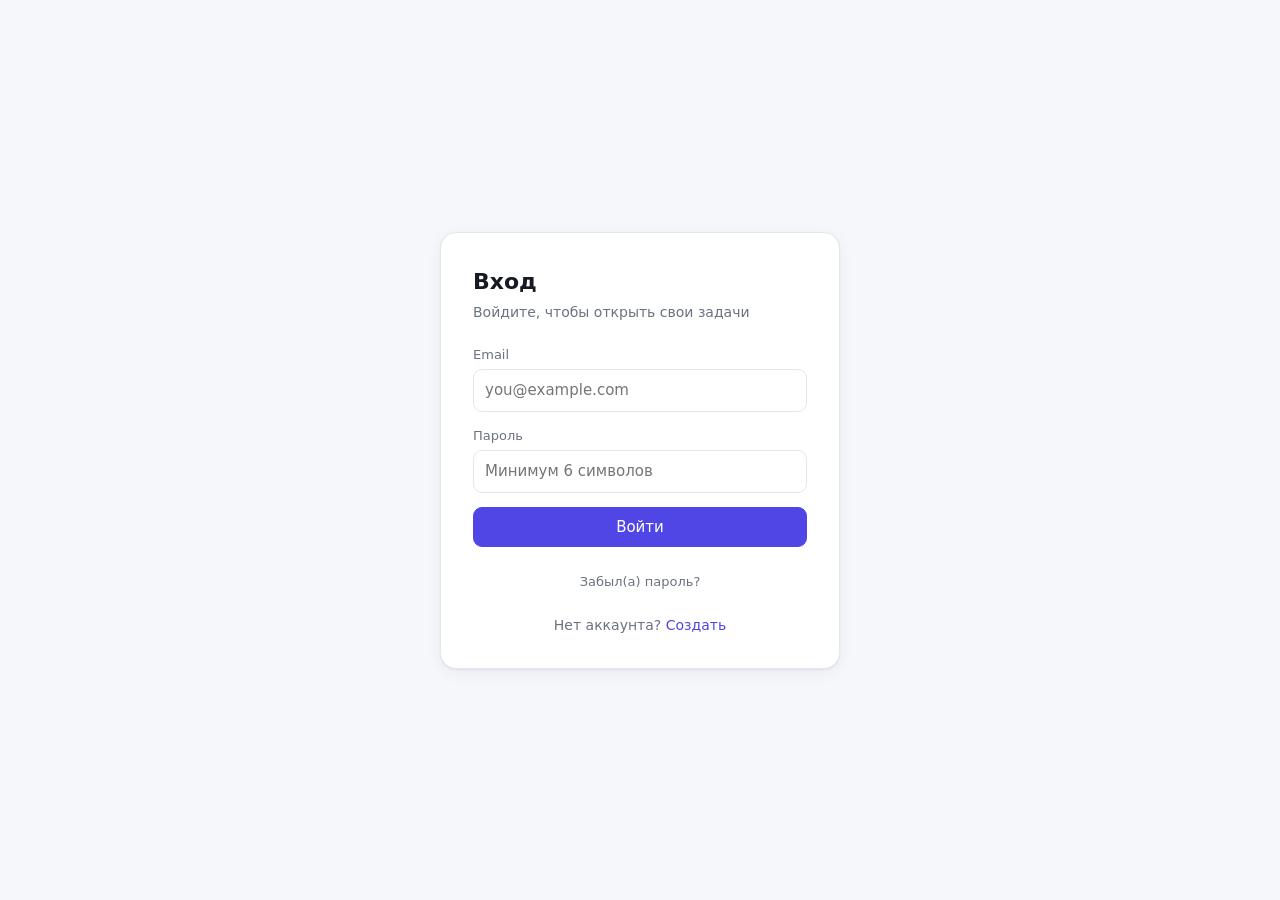
<file: index.html>
<!DOCTYPE html><!--jeE7sSH2PjlYSfNGEkPfQ--><html lang="ru"><head><meta charSet="utf-8"/><meta name="viewport" content="width=device-width, initial-scale=1"/><link rel="stylesheet" href="/_next/static/css/d71e8cdc0aca7fd3.css" data-precedence="next"/><link rel="preload" as="script" fetchPriority="low" href="/_next/static/chunks/webpack-9d795f9e26b86992.js"/><script src="/_next/static/chunks/4bd1b696-c023c6e3521b1417.js" async=""></script><script src="/_next/static/chunks/255-0e5ac6cd71b0e266.js" async=""></script><script src="/_next/static/chunks/main-app-96b311e52fec3f21.js" async=""></script><script src="/_next/static/chunks/44530001-bad5cebf75b9317a.js" async=""></script><script src="/_next/static/chunks/650-5fef0e209f78b0b5.js" async=""></script><script src="/_next/static/chunks/619-ba102abea3e3d0e4.js" async=""></script><script src="/_next/static/chunks/app/(app)/layout-bcf32bcb85cdc3db.js" async=""></script><script src="/_next/static/chunks/307-83ef19a2c8d1e7a5.js" async=""></script><script src="/_next/static/chunks/381-1e2443dc40ef6934.js" async=""></script><script src="/_next/static/chunks/401-928c3af42184bc78.js" async=""></script><script src="/_next/static/chunks/769-b1a58f969e397344.js" async=""></script><script src="/_next/static/chunks/app/(app)/page-630b5a2ff2b1c7a8.js" async=""></script><title>P&amp;M</title><meta name="description" content="Задачи, списки, канбан, заметки и напоминания в Telegram"/><link rel="icon" href="/favicon.ico" type="image/x-icon" sizes="32x32"/><link rel="icon" href="/icon.png?5fbb465550816641" type="image/png" sizes="180x180"/><script>try{if(localStorage.getItem('theme')==='dark')document.documentElement.setAttribute('data-theme','dark')}catch(e){}</script><script src="/_next/static/chunks/polyfills-42372ed130431b0a.js" noModule=""></script></head><body><div hidden=""><!--$--><!--/$--></div><!--$!--><template data-dgst="BAILOUT_TO_CLIENT_SIDE_RENDERING"></template><div class="empty">Загрузка…</div><!--/$--><script src="/_next/static/chunks/webpack-9d795f9e26b86992.js" id="_R_" async=""></script><script>(self.__next_f=self.__next_f||[]).push([0])</script><script>self.__next_f.push([1,"1:\"$Sreact.fragment\"\n2:I[9766,[],\"\"]\n3:I[8924,[],\"\"]\n4:\"$Sreact.suspense\"\n5:I[7320,[\"730\",\"static/chunks/44530001-bad5cebf75b9317a.js\",\"650\",\"static/chunks/650-5fef0e209f78b0b5.js\",\"619\",\"static/chunks/619-ba102abea3e3d0e4.js\",\"944\",\"static/chunks/app/(app)/layout-bcf32bcb85cdc3db.js\"],\"default\"]\n6:I[8769,[\"730\",\"static/chunks/44530001-bad5cebf75b9317a.js\",\"650\",\"static/chunks/650-5fef0e209f78b0b5.js\",\"307\",\"static/chunks/307-83ef19a2c8d1e7a5.js\",\"381\",\"static/chunks/381-1e2443dc40ef6934.js\",\"401\",\"static/chunks/401-928c3af42184bc78.js\",\"769\",\"static/chunks/769-b1a58f969e397344.js\",\"415\",\"static/chunks/app/(app)/page-630b5a2ff2b1c7a8.js\"],\"default\"]\n7:I[4431,[],\"OutletBoundary\"]\n9:I[5278,[],\"AsyncMetadataOutlet\"]\nb:I[4431,[],\"ViewportBoundary\"]\nd:I[4431,[],\"MetadataBoundary\"]\nf:I[7150,[],\"\"]\n:HL[\"/_next/static/css/d71e8cdc0aca7fd3.css\",\"style\"]\n"])</script><script>self.__next_f.push([1,"0:{\"P\":null,\"b\":\"jeE7sSH2PjlYSfNGEkPfQ\",\"p\":\"\",\"c\":[\"\",\"\"],\"i\":false,\"f\":[[[\"\",{\"children\":[\"(app)\",{\"children\":[\"__PAGE__\",{}]}]},\"$undefined\",\"$undefined\",true],[\"\",[\"$\",\"$1\",\"c\",{\"children\":[[[\"$\",\"link\",\"0\",{\"rel\":\"stylesheet\",\"href\":\"/_next/static/css/d71e8cdc0aca7fd3.css\",\"precedence\":\"next\",\"crossOrigin\":\"$undefined\",\"nonce\":\"$undefined\"}]],[\"$\",\"html\",null,{\"lang\":\"ru\",\"children\":[[\"$\",\"head\",null,{\"children\":[\"$\",\"script\",null,{\"dangerouslySetInnerHTML\":{\"__html\":\"try{if(localStorage.getItem('theme')==='dark')document.documentElement.setAttribute('data-theme','dark')}catch(e){}\"}}]}],[\"$\",\"body\",null,{\"children\":[\"$\",\"$L2\",null,{\"parallelRouterKey\":\"children\",\"error\":\"$undefined\",\"errorStyles\":\"$undefined\",\"errorScripts\":\"$undefined\",\"template\":[\"$\",\"$L3\",null,{}],\"templateStyles\":\"$undefined\",\"templateScripts\":\"$undefined\",\"notFound\":[[[\"$\",\"title\",null,{\"children\":\"404: This page could not be found.\"}],[\"$\",\"div\",null,{\"style\":{\"fontFamily\":\"system-ui,\\\"Segoe UI\\\",Roboto,Helvetica,Arial,sans-serif,\\\"Apple Color Emoji\\\",\\\"Segoe UI Emoji\\\"\",\"height\":\"100vh\",\"textAlign\":\"center\",\"display\":\"flex\",\"flexDirection\":\"column\",\"alignItems\":\"center\",\"justifyContent\":\"center\"},\"children\":[\"$\",\"div\",null,{\"children\":[[\"$\",\"style\",null,{\"dangerouslySetInnerHTML\":{\"__html\":\"body{color:#000;background:#fff;margin:0}.next-error-h1{border-right:1px solid rgba(0,0,0,.3)}@media (prefers-color-scheme:dark){body{color:#fff;background:#000}.next-error-h1{border-right:1px solid rgba(255,255,255,.3)}}\"}}],[\"$\",\"h1\",null,{\"className\":\"next-error-h1\",\"style\":{\"display\":\"inline-block\",\"margin\":\"0 20px 0 0\",\"padding\":\"0 23px 0 0\",\"fontSize\":24,\"fontWeight\":500,\"verticalAlign\":\"top\",\"lineHeight\":\"49px\"},\"children\":404}],[\"$\",\"div\",null,{\"style\":{\"display\":\"inline-block\"},\"children\":[\"$\",\"h2\",null,{\"style\":{\"fontSize\":14,\"fontWeight\":400,\"lineHeight\":\"49px\",\"margin\":0},\"children\":\"This page could not be found.\"}]}]]}]}]],[]],\"forbidden\":\"$undefined\",\"unauthorized\":\"$undefined\"}]}]]}]]}],{\"children\":[\"(app)\",[\"$\",\"$1\",\"c\",{\"children\":[null,[\"$\",\"$4\",null,{\"fallback\":[\"$\",\"div\",null,{\"className\":\"empty\",\"children\":\"Загрузка…\"}],\"children\":[\"$\",\"$L5\",null,{\"children\":[\"$\",\"$L2\",null,{\"parallelRouterKey\":\"children\",\"error\":\"$undefined\",\"errorStyles\":\"$undefined\",\"errorScripts\":\"$undefined\",\"template\":[\"$\",\"$L3\",null,{}],\"templateStyles\":\"$undefined\",\"templateScripts\":\"$undefined\",\"notFound\":[[[\"$\",\"title\",null,{\"children\":\"404: This page could not be found.\"}],[\"$\",\"div\",null,{\"style\":\"$0:f:0:1:1:props:children:1:props:children:1:props:children:props:notFound:0:1:props:style\",\"children\":[\"$\",\"div\",null,{\"children\":[[\"$\",\"style\",null,{\"dangerouslySetInnerHTML\":{\"__html\":\"body{color:#000;background:#fff;margin:0}.next-error-h1{border-right:1px solid rgba(0,0,0,.3)}@media (prefers-color-scheme:dark){body{color:#fff;background:#000}.next-error-h1{border-right:1px solid rgba(255,255,255,.3)}}\"}}],[\"$\",\"h1\",null,{\"className\":\"next-error-h1\",\"style\":\"$0:f:0:1:1:props:children:1:props:children:1:props:children:props:notFound:0:1:props:children:props:children:1:props:style\",\"children\":404}],[\"$\",\"div\",null,{\"style\":\"$0:f:0:1:1:props:children:1:props:children:1:props:children:props:notFound:0:1:props:children:props:children:2:props:style\",\"children\":[\"$\",\"h2\",null,{\"style\":\"$0:f:0:1:1:props:children:1:props:children:1:props:children:props:notFound:0:1:props:children:props:children:2:props:children:props:style\",\"children\":\"This page could not be found.\"}]}]]}]}]],[]],\"forbidden\":\"$undefined\",\"unauthorized\":\"$undefined\"}]}]}]]}],{\"children\":[\"__PAGE__\",[\"$\",\"$1\",\"c\",{\"children\":[[\"$\",\"$L6\",null,{}],null,[\"$\",\"$L7\",null,{\"children\":[\"$L8\",[\"$\",\"$L9\",null,{\"promise\":\"$@a\"}]]}]]}],{},null,false]},null,false]},null,false],[\"$\",\"$1\",\"h\",{\"children\":[null,[[\"$\",\"$Lb\",null,{\"children\":\"$Lc\"}],null],[\"$\",\"$Ld\",null,{\"children\":[\"$\",\"div\",null,{\"hidden\":true,\"children\":[\"$\",\"$4\",null,{\"fallback\":null,\"children\":\"$Le\"}]}]}]]}],false]],\"m\":\"$undefined\",\"G\":[\"$f\",[]],\"s\":false,\"S\":true}\n"])</script><script>self.__next_f.push([1,"c:[[\"$\",\"meta\",\"0\",{\"charSet\":\"utf-8\"}],[\"$\",\"meta\",\"1\",{\"name\":\"viewport\",\"content\":\"width=device-width, initial-scale=1\"}]]\n8:null\n"])</script><script>self.__next_f.push([1,"10:I[622,[],\"IconMark\"]\na:{\"metadata\":[[\"$\",\"title\",\"0\",{\"children\":\"P\u0026M\"}],[\"$\",\"meta\",\"1\",{\"name\":\"description\",\"content\":\"Задачи, списки, канбан, заметки и напоминания в Telegram\"}],[\"$\",\"link\",\"2\",{\"rel\":\"icon\",\"href\":\"/favicon.ico\",\"type\":\"image/x-icon\",\"sizes\":\"32x32\"}],[\"$\",\"link\",\"3\",{\"rel\":\"icon\",\"href\":\"/icon.png?5fbb465550816641\",\"type\":\"image/png\",\"sizes\":\"180x180\"}],[\"$\",\"$L10\",\"4\",{}]],\"error\":null,\"digest\":\"$undefined\"}\n"])</script><script>self.__next_f.push([1,"e:\"$a:metadata\"\n"])</script></body></html>
</file>
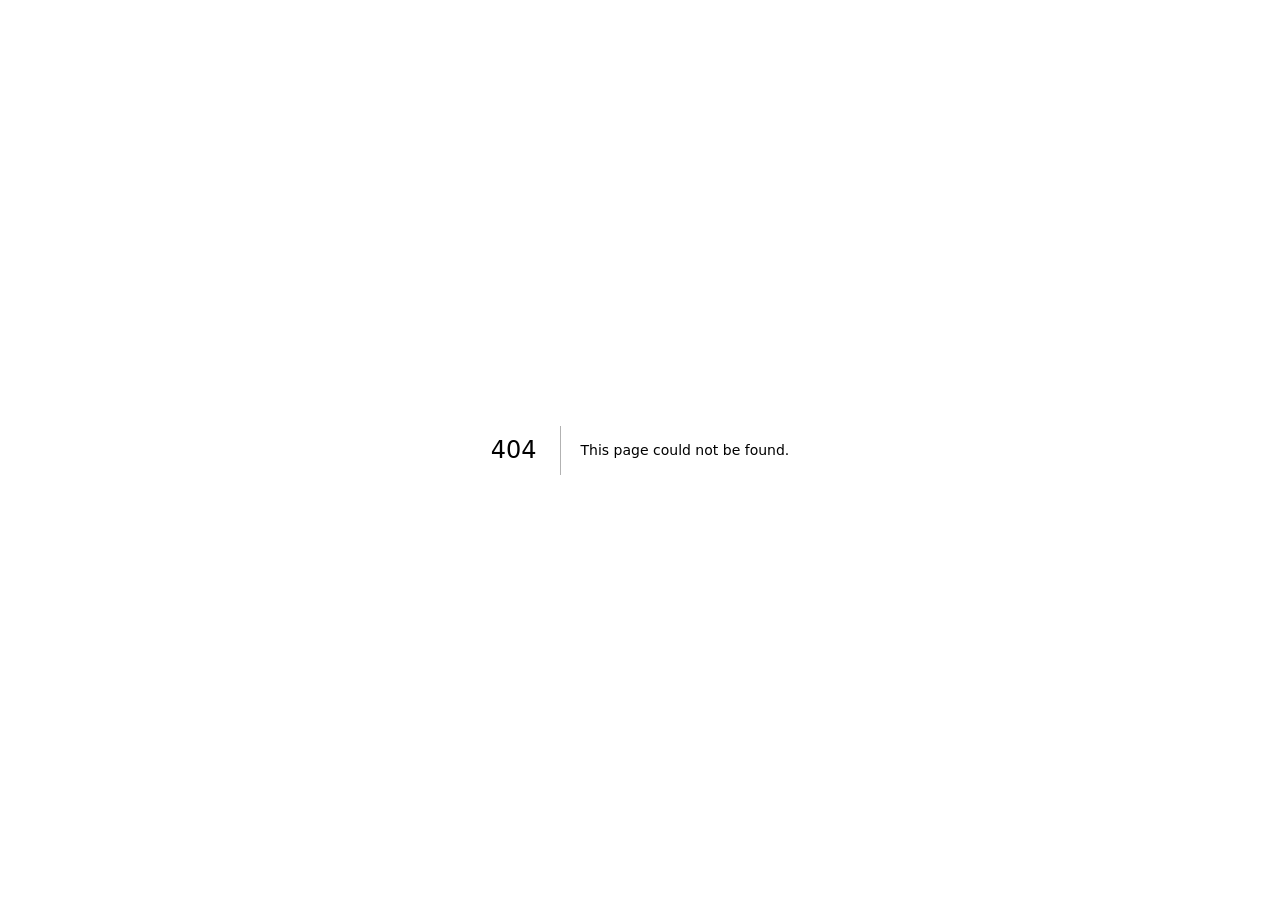
<file: 404/index.html>
<!DOCTYPE html><!--jeE7sSH2PjlYSfNGEkPfQ--><html lang="ru"><head><meta charSet="utf-8"/><meta name="viewport" content="width=device-width, initial-scale=1"/><link rel="stylesheet" href="/_next/static/css/d71e8cdc0aca7fd3.css" data-precedence="next"/><link rel="preload" as="script" fetchPriority="low" href="/_next/static/chunks/webpack-9d795f9e26b86992.js"/><script src="/_next/static/chunks/4bd1b696-c023c6e3521b1417.js" async=""></script><script src="/_next/static/chunks/255-0e5ac6cd71b0e266.js" async=""></script><script src="/_next/static/chunks/main-app-96b311e52fec3f21.js" async=""></script><meta name="robots" content="noindex"/><title>404: This page could not be found.</title><title>P&amp;M</title><meta name="description" content="Задачи, списки, канбан, заметки и напоминания в Telegram"/><link rel="icon" href="/favicon.ico" type="image/x-icon" sizes="32x32"/><link rel="icon" href="/icon.png?5fbb465550816641" type="image/png" sizes="180x180"/><script>try{if(localStorage.getItem('theme')==='dark')document.documentElement.setAttribute('data-theme','dark')}catch(e){}</script><script src="/_next/static/chunks/polyfills-42372ed130431b0a.js" noModule=""></script></head><body><div hidden=""><!--$--><!--/$--></div><div style="font-family:system-ui,&quot;Segoe UI&quot;,Roboto,Helvetica,Arial,sans-serif,&quot;Apple Color Emoji&quot;,&quot;Segoe UI Emoji&quot;;height:100vh;text-align:center;display:flex;flex-direction:column;align-items:center;justify-content:center"><div><style>body{color:#000;background:#fff;margin:0}.next-error-h1{border-right:1px solid rgba(0,0,0,.3)}@media (prefers-color-scheme:dark){body{color:#fff;background:#000}.next-error-h1{border-right:1px solid rgba(255,255,255,.3)}}</style><h1 class="next-error-h1" style="display:inline-block;margin:0 20px 0 0;padding:0 23px 0 0;font-size:24px;font-weight:500;vertical-align:top;line-height:49px">404</h1><div style="display:inline-block"><h2 style="font-size:14px;font-weight:400;line-height:49px;margin:0">This page could not be found.</h2></div></div></div><!--$--><!--/$--><script src="/_next/static/chunks/webpack-9d795f9e26b86992.js" id="_R_" async=""></script><script>(self.__next_f=self.__next_f||[]).push([0])</script><script>self.__next_f.push([1,"1:\"$Sreact.fragment\"\n2:I[9766,[],\"\"]\n3:I[8924,[],\"\"]\n4:I[4431,[],\"OutletBoundary\"]\n6:I[5278,[],\"AsyncMetadataOutlet\"]\n8:I[4431,[],\"ViewportBoundary\"]\na:I[4431,[],\"MetadataBoundary\"]\nb:\"$Sreact.suspense\"\nd:I[7150,[],\"\"]\n:HL[\"/_next/static/css/d71e8cdc0aca7fd3.css\",\"style\"]\n"])</script><script>self.__next_f.push([1,"0:{\"P\":null,\"b\":\"jeE7sSH2PjlYSfNGEkPfQ\",\"p\":\"\",\"c\":[\"\",\"_not-found\",\"\"],\"i\":false,\"f\":[[[\"\",{\"children\":[\"/_not-found\",{\"children\":[\"__PAGE__\",{}]}]},\"$undefined\",\"$undefined\",true],[\"\",[\"$\",\"$1\",\"c\",{\"children\":[[[\"$\",\"link\",\"0\",{\"rel\":\"stylesheet\",\"href\":\"/_next/static/css/d71e8cdc0aca7fd3.css\",\"precedence\":\"next\",\"crossOrigin\":\"$undefined\",\"nonce\":\"$undefined\"}]],[\"$\",\"html\",null,{\"lang\":\"ru\",\"children\":[[\"$\",\"head\",null,{\"children\":[\"$\",\"script\",null,{\"dangerouslySetInnerHTML\":{\"__html\":\"try{if(localStorage.getItem('theme')==='dark')document.documentElement.setAttribute('data-theme','dark')}catch(e){}\"}}]}],[\"$\",\"body\",null,{\"children\":[\"$\",\"$L2\",null,{\"parallelRouterKey\":\"children\",\"error\":\"$undefined\",\"errorStyles\":\"$undefined\",\"errorScripts\":\"$undefined\",\"template\":[\"$\",\"$L3\",null,{}],\"templateStyles\":\"$undefined\",\"templateScripts\":\"$undefined\",\"notFound\":\"$undefined\",\"forbidden\":\"$undefined\",\"unauthorized\":\"$undefined\"}]}]]}]]}],{\"children\":[\"/_not-found\",[\"$\",\"$1\",\"c\",{\"children\":[null,[\"$\",\"$L2\",null,{\"parallelRouterKey\":\"children\",\"error\":\"$undefined\",\"errorStyles\":\"$undefined\",\"errorScripts\":\"$undefined\",\"template\":[\"$\",\"$L3\",null,{}],\"templateStyles\":\"$undefined\",\"templateScripts\":\"$undefined\",\"notFound\":\"$undefined\",\"forbidden\":\"$undefined\",\"unauthorized\":\"$undefined\"}]]}],{\"children\":[\"__PAGE__\",[\"$\",\"$1\",\"c\",{\"children\":[[[\"$\",\"title\",null,{\"children\":\"404: This page could not be found.\"}],[\"$\",\"div\",null,{\"style\":{\"fontFamily\":\"system-ui,\\\"Segoe UI\\\",Roboto,Helvetica,Arial,sans-serif,\\\"Apple Color Emoji\\\",\\\"Segoe UI Emoji\\\"\",\"height\":\"100vh\",\"textAlign\":\"center\",\"display\":\"flex\",\"flexDirection\":\"column\",\"alignItems\":\"center\",\"justifyContent\":\"center\"},\"children\":[\"$\",\"div\",null,{\"children\":[[\"$\",\"style\",null,{\"dangerouslySetInnerHTML\":{\"__html\":\"body{color:#000;background:#fff;margin:0}.next-error-h1{border-right:1px solid rgba(0,0,0,.3)}@media (prefers-color-scheme:dark){body{color:#fff;background:#000}.next-error-h1{border-right:1px solid rgba(255,255,255,.3)}}\"}}],[\"$\",\"h1\",null,{\"className\":\"next-error-h1\",\"style\":{\"display\":\"inline-block\",\"margin\":\"0 20px 0 0\",\"padding\":\"0 23px 0 0\",\"fontSize\":24,\"fontWeight\":500,\"verticalAlign\":\"top\",\"lineHeight\":\"49px\"},\"children\":404}],[\"$\",\"div\",null,{\"style\":{\"display\":\"inline-block\"},\"children\":[\"$\",\"h2\",null,{\"style\":{\"fontSize\":14,\"fontWeight\":400,\"lineHeight\":\"49px\",\"margin\":0},\"children\":\"This page could not be found.\"}]}]]}]}]],null,[\"$\",\"$L4\",null,{\"children\":[\"$L5\",[\"$\",\"$L6\",null,{\"promise\":\"$@7\"}]]}]]}],{},null,false]},null,false]},null,false],[\"$\",\"$1\",\"h\",{\"children\":[[\"$\",\"meta\",null,{\"name\":\"robots\",\"content\":\"noindex\"}],[[\"$\",\"$L8\",null,{\"children\":\"$L9\"}],null],[\"$\",\"$La\",null,{\"children\":[\"$\",\"div\",null,{\"hidden\":true,\"children\":[\"$\",\"$b\",null,{\"fallback\":null,\"children\":\"$Lc\"}]}]}]]}],false]],\"m\":\"$undefined\",\"G\":[\"$d\",[]],\"s\":false,\"S\":true}\n"])</script><script>self.__next_f.push([1,"9:[[\"$\",\"meta\",\"0\",{\"charSet\":\"utf-8\"}],[\"$\",\"meta\",\"1\",{\"name\":\"viewport\",\"content\":\"width=device-width, initial-scale=1\"}]]\n5:null\n"])</script><script>self.__next_f.push([1,"e:I[622,[],\"IconMark\"]\n7:{\"metadata\":[[\"$\",\"title\",\"0\",{\"children\":\"P\u0026M\"}],[\"$\",\"meta\",\"1\",{\"name\":\"description\",\"content\":\"Задачи, списки, канбан, заметки и напоминания в Telegram\"}],[\"$\",\"link\",\"2\",{\"rel\":\"icon\",\"href\":\"/favicon.ico\",\"type\":\"image/x-icon\",\"sizes\":\"32x32\"}],[\"$\",\"link\",\"3\",{\"rel\":\"icon\",\"href\":\"/icon.png?5fbb465550816641\",\"type\":\"image/png\",\"sizes\":\"180x180\"}],[\"$\",\"$Le\",\"4\",{}]],\"error\":null,\"digest\":\"$undefined\"}\n"])</script><script>self.__next_f.push([1,"c:\"$7:metadata\"\n"])</script></body></html>
</file>
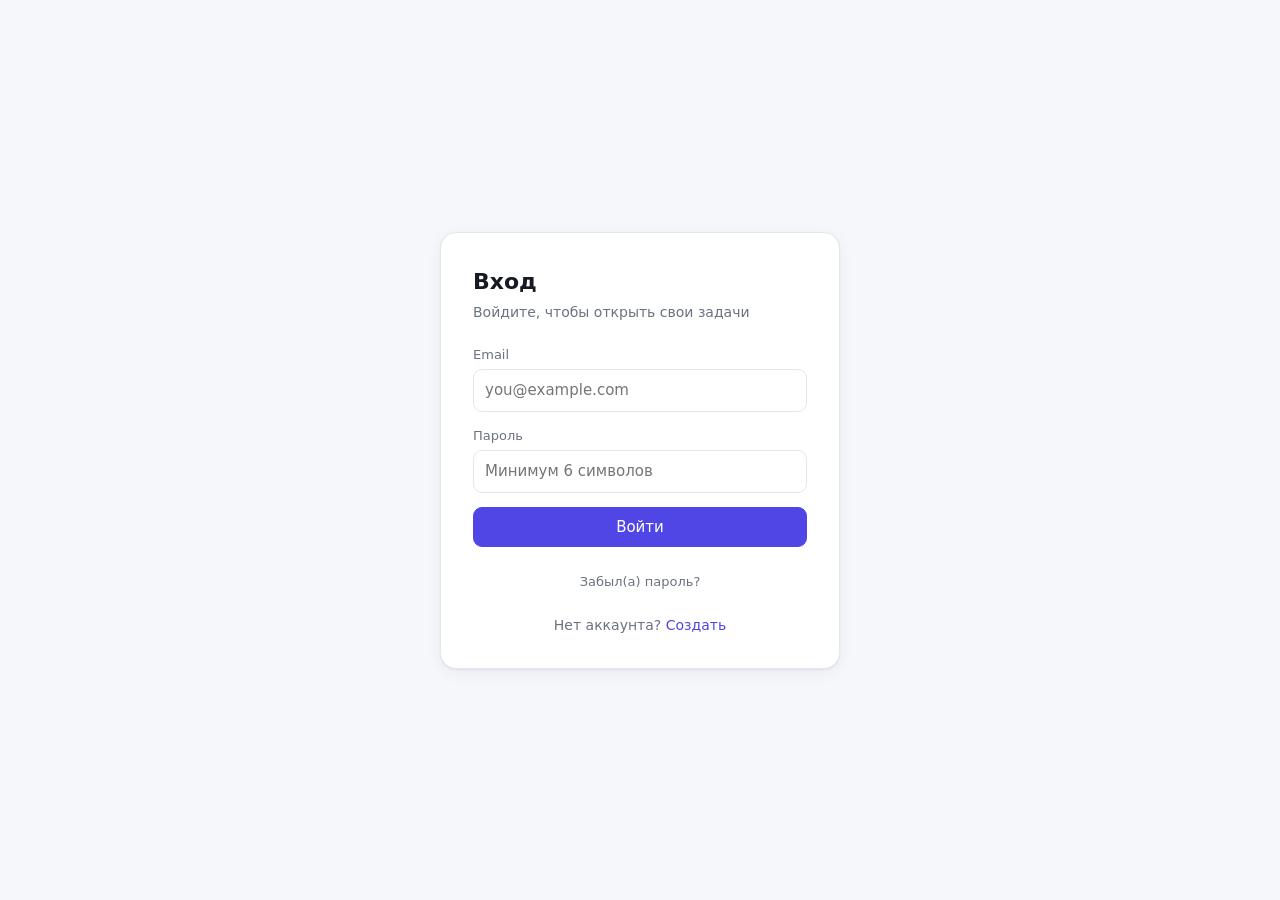
<file: board/index.html>
<!DOCTYPE html><!--jeE7sSH2PjlYSfNGEkPfQ--><html lang="ru"><head><meta charSet="utf-8"/><meta name="viewport" content="width=device-width, initial-scale=1"/><link rel="stylesheet" href="/_next/static/css/d71e8cdc0aca7fd3.css" data-precedence="next"/><link rel="preload" as="script" fetchPriority="low" href="/_next/static/chunks/webpack-9d795f9e26b86992.js"/><script src="/_next/static/chunks/4bd1b696-c023c6e3521b1417.js" async=""></script><script src="/_next/static/chunks/255-0e5ac6cd71b0e266.js" async=""></script><script src="/_next/static/chunks/main-app-96b311e52fec3f21.js" async=""></script><script src="/_next/static/chunks/44530001-bad5cebf75b9317a.js" async=""></script><script src="/_next/static/chunks/650-5fef0e209f78b0b5.js" async=""></script><script src="/_next/static/chunks/619-ba102abea3e3d0e4.js" async=""></script><script src="/_next/static/chunks/app/(app)/layout-bcf32bcb85cdc3db.js" async=""></script><script src="/_next/static/chunks/307-83ef19a2c8d1e7a5.js" async=""></script><script src="/_next/static/chunks/381-1e2443dc40ef6934.js" async=""></script><script src="/_next/static/chunks/401-928c3af42184bc78.js" async=""></script><script src="/_next/static/chunks/app/(app)/board/page-90c04155f493907d.js" async=""></script><title>P&amp;M</title><meta name="description" content="Задачи, списки, канбан, заметки и напоминания в Telegram"/><link rel="icon" href="/favicon.ico" type="image/x-icon" sizes="32x32"/><link rel="icon" href="/icon.png?5fbb465550816641" type="image/png" sizes="180x180"/><script>try{if(localStorage.getItem('theme')==='dark')document.documentElement.setAttribute('data-theme','dark')}catch(e){}</script><script src="/_next/static/chunks/polyfills-42372ed130431b0a.js" noModule=""></script></head><body><div hidden=""><!--$--><!--/$--></div><!--$!--><template data-dgst="BAILOUT_TO_CLIENT_SIDE_RENDERING"></template><div class="empty">Загрузка…</div><!--/$--><script src="/_next/static/chunks/webpack-9d795f9e26b86992.js" id="_R_" async=""></script><script>(self.__next_f=self.__next_f||[]).push([0])</script><script>self.__next_f.push([1,"1:\"$Sreact.fragment\"\n2:I[9766,[],\"\"]\n3:I[8924,[],\"\"]\n4:\"$Sreact.suspense\"\n5:I[7320,[\"730\",\"static/chunks/44530001-bad5cebf75b9317a.js\",\"650\",\"static/chunks/650-5fef0e209f78b0b5.js\",\"619\",\"static/chunks/619-ba102abea3e3d0e4.js\",\"944\",\"static/chunks/app/(app)/layout-bcf32bcb85cdc3db.js\"],\"default\"]\n6:I[1959,[],\"ClientPageRoot\"]\n7:I[1405,[\"730\",\"static/chunks/44530001-bad5cebf75b9317a.js\",\"650\",\"static/chunks/650-5fef0e209f78b0b5.js\",\"619\",\"static/chunks/619-ba102abea3e3d0e4.js\",\"307\",\"static/chunks/307-83ef19a2c8d1e7a5.js\",\"381\",\"static/chunks/381-1e2443dc40ef6934.js\",\"401\",\"static/chunks/401-928c3af42184bc78.js\",\"256\",\"static/chunks/app/(app)/board/page-90c04155f493907d.js\"],\"default\"]\na:I[4431,[],\"OutletBoundary\"]\nc:I[5278,[],\"AsyncMetadataOutlet\"]\ne:I[4431,[],\"ViewportBoundary\"]\n10:I[4431,[],\"MetadataBoundary\"]\n12:I[7150,[],\"\"]\n:HL[\"/_next/static/css/d71e8cdc0aca7fd3.css\",\"style\"]\n"])</script><script>self.__next_f.push([1,"0:{\"P\":null,\"b\":\"jeE7sSH2PjlYSfNGEkPfQ\",\"p\":\"\",\"c\":[\"\",\"board\",\"\"],\"i\":false,\"f\":[[[\"\",{\"children\":[\"(app)\",{\"children\":[\"board\",{\"children\":[\"__PAGE__\",{}]}]}]},\"$undefined\",\"$undefined\",true],[\"\",[\"$\",\"$1\",\"c\",{\"children\":[[[\"$\",\"link\",\"0\",{\"rel\":\"stylesheet\",\"href\":\"/_next/static/css/d71e8cdc0aca7fd3.css\",\"precedence\":\"next\",\"crossOrigin\":\"$undefined\",\"nonce\":\"$undefined\"}]],[\"$\",\"html\",null,{\"lang\":\"ru\",\"children\":[[\"$\",\"head\",null,{\"children\":[\"$\",\"script\",null,{\"dangerouslySetInnerHTML\":{\"__html\":\"try{if(localStorage.getItem('theme')==='dark')document.documentElement.setAttribute('data-theme','dark')}catch(e){}\"}}]}],[\"$\",\"body\",null,{\"children\":[\"$\",\"$L2\",null,{\"parallelRouterKey\":\"children\",\"error\":\"$undefined\",\"errorStyles\":\"$undefined\",\"errorScripts\":\"$undefined\",\"template\":[\"$\",\"$L3\",null,{}],\"templateStyles\":\"$undefined\",\"templateScripts\":\"$undefined\",\"notFound\":[[[\"$\",\"title\",null,{\"children\":\"404: This page could not be found.\"}],[\"$\",\"div\",null,{\"style\":{\"fontFamily\":\"system-ui,\\\"Segoe UI\\\",Roboto,Helvetica,Arial,sans-serif,\\\"Apple Color Emoji\\\",\\\"Segoe UI Emoji\\\"\",\"height\":\"100vh\",\"textAlign\":\"center\",\"display\":\"flex\",\"flexDirection\":\"column\",\"alignItems\":\"center\",\"justifyContent\":\"center\"},\"children\":[\"$\",\"div\",null,{\"children\":[[\"$\",\"style\",null,{\"dangerouslySetInnerHTML\":{\"__html\":\"body{color:#000;background:#fff;margin:0}.next-error-h1{border-right:1px solid rgba(0,0,0,.3)}@media (prefers-color-scheme:dark){body{color:#fff;background:#000}.next-error-h1{border-right:1px solid rgba(255,255,255,.3)}}\"}}],[\"$\",\"h1\",null,{\"className\":\"next-error-h1\",\"style\":{\"display\":\"inline-block\",\"margin\":\"0 20px 0 0\",\"padding\":\"0 23px 0 0\",\"fontSize\":24,\"fontWeight\":500,\"verticalAlign\":\"top\",\"lineHeight\":\"49px\"},\"children\":404}],[\"$\",\"div\",null,{\"style\":{\"display\":\"inline-block\"},\"children\":[\"$\",\"h2\",null,{\"style\":{\"fontSize\":14,\"fontWeight\":400,\"lineHeight\":\"49px\",\"margin\":0},\"children\":\"This page could not be found.\"}]}]]}]}]],[]],\"forbidden\":\"$undefined\",\"unauthorized\":\"$undefined\"}]}]]}]]}],{\"children\":[\"(app)\",[\"$\",\"$1\",\"c\",{\"children\":[null,[\"$\",\"$4\",null,{\"fallback\":[\"$\",\"div\",null,{\"className\":\"empty\",\"children\":\"Загрузка…\"}],\"children\":[\"$\",\"$L5\",null,{\"children\":[\"$\",\"$L2\",null,{\"parallelRouterKey\":\"children\",\"error\":\"$undefined\",\"errorStyles\":\"$undefined\",\"errorScripts\":\"$undefined\",\"template\":[\"$\",\"$L3\",null,{}],\"templateStyles\":\"$undefined\",\"templateScripts\":\"$undefined\",\"notFound\":[[[\"$\",\"title\",null,{\"children\":\"404: This page could not be found.\"}],[\"$\",\"div\",null,{\"style\":\"$0:f:0:1:1:props:children:1:props:children:1:props:children:props:notFound:0:1:props:style\",\"children\":[\"$\",\"div\",null,{\"children\":[[\"$\",\"style\",null,{\"dangerouslySetInnerHTML\":{\"__html\":\"body{color:#000;background:#fff;margin:0}.next-error-h1{border-right:1px solid rgba(0,0,0,.3)}@media (prefers-color-scheme:dark){body{color:#fff;background:#000}.next-error-h1{border-right:1px solid rgba(255,255,255,.3)}}\"}}],[\"$\",\"h1\",null,{\"className\":\"next-error-h1\",\"style\":\"$0:f:0:1:1:props:children:1:props:children:1:props:children:props:notFound:0:1:props:children:props:children:1:props:style\",\"children\":404}],[\"$\",\"div\",null,{\"style\":\"$0:f:0:1:1:props:children:1:props:children:1:props:children:props:notFound:0:1:props:children:props:children:2:props:style\",\"children\":[\"$\",\"h2\",null,{\"style\":\"$0:f:0:1:1:props:children:1:props:children:1:props:children:props:notFound:0:1:props:children:props:children:2:props:children:props:style\",\"children\":\"This page could not be found.\"}]}]]}]}]],[]],\"forbidden\":\"$undefined\",\"unauthorized\":\"$undefined\"}]}]}]]}],{\"children\":[\"board\",[\"$\",\"$1\",\"c\",{\"children\":[null,[\"$\",\"$L2\",null,{\"parallelRouterKey\":\"children\",\"error\":\"$undefined\",\"errorStyles\":\"$undefined\",\"errorScripts\":\"$undefined\",\"template\":[\"$\",\"$L3\",null,{}],\"templateStyles\":\"$undefined\",\"templateScripts\":\"$undefined\",\"notFound\":\"$undefined\",\"forbidden\":\"$undefined\",\"unauthorized\":\"$undefined\"}]]}],{\"children\":[\"__PAGE__\",[\"$\",\"$1\",\"c\",{\"children\":[[\"$\",\"$L6\",null,{\"Component\":\"$7\",\"searchParams\":{},\"params\":{},\"promises\":[\"$@8\",\"$@9\"]}],null,[\"$\",\"$La\",null,{\"children\":[\"$Lb\",[\"$\",\"$Lc\",null,{\"promise\":\"$@d\"}]]}]]}],{},null,false]},null,false]},null,false]},null,false],[\"$\",\"$1\",\"h\",{\"children\":[null,[[\"$\",\"$Le\",null,{\"children\":\"$Lf\"}],null],[\"$\",\"$L10\",null,{\"children\":[\"$\",\"div\",null,{\"hidden\":true,\"children\":[\"$\",\"$4\",null,{\"fallback\":null,\"children\":\"$L11\"}]}]}]]}],false]],\"m\":\"$undefined\",\"G\":[\"$12\",[]],\"s\":false,\"S\":true}\n"])</script><script>self.__next_f.push([1,"8:{}\n9:\"$0:f:0:1:2:children:2:children:2:children:1:props:children:0:props:params\"\n"])</script><script>self.__next_f.push([1,"f:[[\"$\",\"meta\",\"0\",{\"charSet\":\"utf-8\"}],[\"$\",\"meta\",\"1\",{\"name\":\"viewport\",\"content\":\"width=device-width, initial-scale=1\"}]]\nb:null\n"])</script><script>self.__next_f.push([1,"13:I[622,[],\"IconMark\"]\nd:{\"metadata\":[[\"$\",\"title\",\"0\",{\"children\":\"P\u0026M\"}],[\"$\",\"meta\",\"1\",{\"name\":\"description\",\"content\":\"Задачи, списки, канбан, заметки и напоминания в Telegram\"}],[\"$\",\"link\",\"2\",{\"rel\":\"icon\",\"href\":\"/favicon.ico\",\"type\":\"image/x-icon\",\"sizes\":\"32x32\"}],[\"$\",\"link\",\"3\",{\"rel\":\"icon\",\"href\":\"/icon.png?5fbb465550816641\",\"type\":\"image/png\",\"sizes\":\"180x180\"}],[\"$\",\"$L13\",\"4\",{}]],\"error\":null,\"digest\":\"$undefined\"}\n"])</script><script>self.__next_f.push([1,"11:\"$d:metadata\"\n"])</script></body></html>
</file>
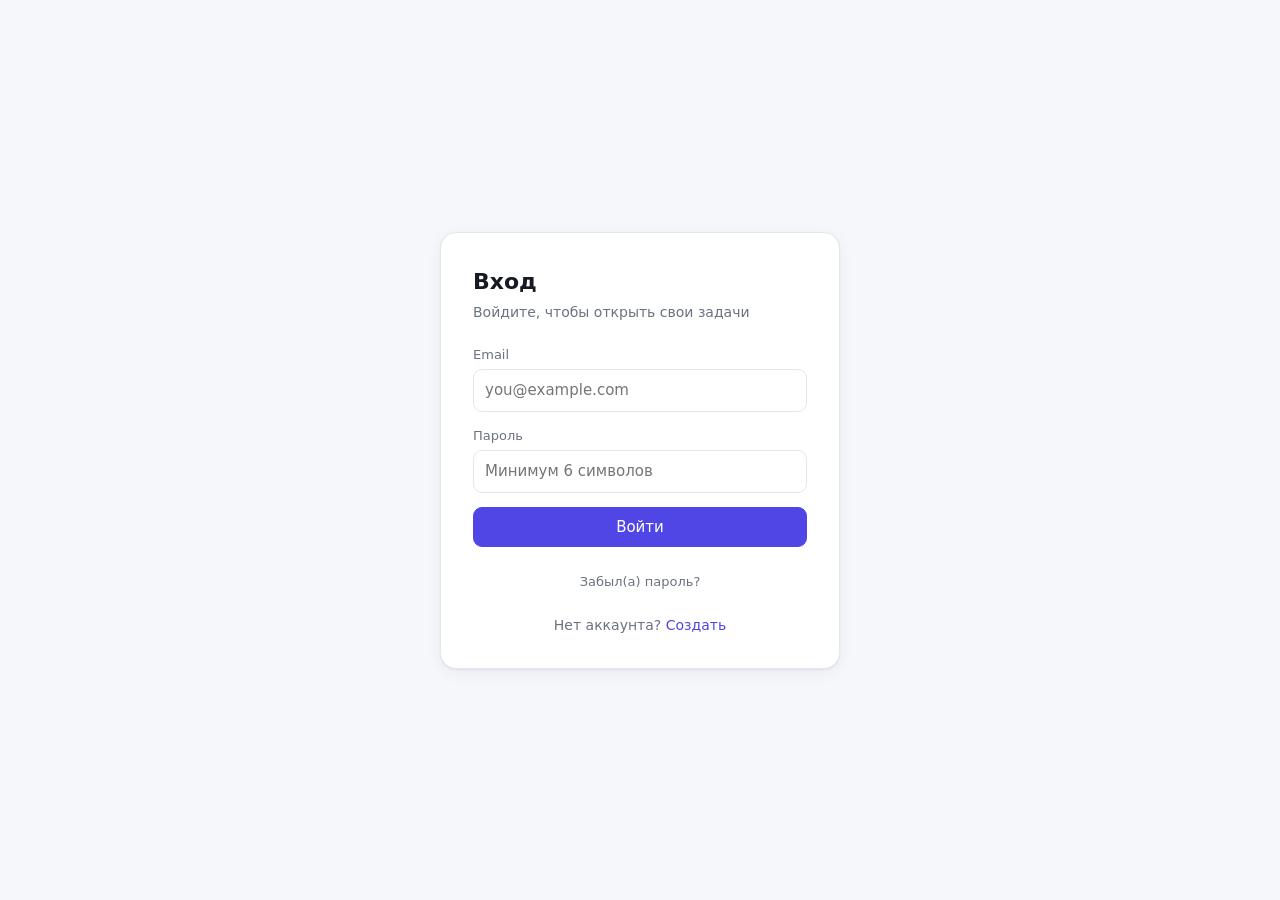
<file: calendar/index.html>
<!DOCTYPE html><!--jeE7sSH2PjlYSfNGEkPfQ--><html lang="ru"><head><meta charSet="utf-8"/><meta name="viewport" content="width=device-width, initial-scale=1"/><link rel="stylesheet" href="/_next/static/css/d71e8cdc0aca7fd3.css" data-precedence="next"/><link rel="preload" as="script" fetchPriority="low" href="/_next/static/chunks/webpack-9d795f9e26b86992.js"/><script src="/_next/static/chunks/4bd1b696-c023c6e3521b1417.js" async=""></script><script src="/_next/static/chunks/255-0e5ac6cd71b0e266.js" async=""></script><script src="/_next/static/chunks/main-app-96b311e52fec3f21.js" async=""></script><script src="/_next/static/chunks/44530001-bad5cebf75b9317a.js" async=""></script><script src="/_next/static/chunks/650-5fef0e209f78b0b5.js" async=""></script><script src="/_next/static/chunks/619-ba102abea3e3d0e4.js" async=""></script><script src="/_next/static/chunks/app/(app)/layout-bcf32bcb85cdc3db.js" async=""></script><script src="/_next/static/chunks/307-83ef19a2c8d1e7a5.js" async=""></script><script src="/_next/static/chunks/381-1e2443dc40ef6934.js" async=""></script><script src="/_next/static/chunks/401-928c3af42184bc78.js" async=""></script><script src="/_next/static/chunks/app/(app)/calendar/page-198f390bb142e40c.js" async=""></script><title>P&amp;M</title><meta name="description" content="Задачи, списки, канбан, заметки и напоминания в Telegram"/><link rel="icon" href="/favicon.ico" type="image/x-icon" sizes="32x32"/><link rel="icon" href="/icon.png?5fbb465550816641" type="image/png" sizes="180x180"/><script>try{if(localStorage.getItem('theme')==='dark')document.documentElement.setAttribute('data-theme','dark')}catch(e){}</script><script src="/_next/static/chunks/polyfills-42372ed130431b0a.js" noModule=""></script></head><body><div hidden=""><!--$--><!--/$--></div><!--$!--><template data-dgst="BAILOUT_TO_CLIENT_SIDE_RENDERING"></template><div class="empty">Загрузка…</div><!--/$--><script src="/_next/static/chunks/webpack-9d795f9e26b86992.js" id="_R_" async=""></script><script>(self.__next_f=self.__next_f||[]).push([0])</script><script>self.__next_f.push([1,"1:\"$Sreact.fragment\"\n2:I[9766,[],\"\"]\n3:I[8924,[],\"\"]\n4:\"$Sreact.suspense\"\n5:I[7320,[\"730\",\"static/chunks/44530001-bad5cebf75b9317a.js\",\"650\",\"static/chunks/650-5fef0e209f78b0b5.js\",\"619\",\"static/chunks/619-ba102abea3e3d0e4.js\",\"944\",\"static/chunks/app/(app)/layout-bcf32bcb85cdc3db.js\"],\"default\"]\n6:I[4774,[\"730\",\"static/chunks/44530001-bad5cebf75b9317a.js\",\"650\",\"static/chunks/650-5fef0e209f78b0b5.js\",\"307\",\"static/chunks/307-83ef19a2c8d1e7a5.js\",\"381\",\"static/chunks/381-1e2443dc40ef6934.js\",\"401\",\"static/chunks/401-928c3af42184bc78.js\",\"346\",\"static/chunks/app/(app)/calendar/page-198f390bb142e40c.js\"],\"default\"]\n7:I[4431,[],\"OutletBoundary\"]\n9:I[5278,[],\"AsyncMetadataOutlet\"]\nb:I[4431,[],\"ViewportBoundary\"]\nd:I[4431,[],\"MetadataBoundary\"]\nf:I[7150,[],\"\"]\n:HL[\"/_next/static/css/d71e8cdc0aca7fd3.css\",\"style\"]\n"])</script><script>self.__next_f.push([1,"0:{\"P\":null,\"b\":\"jeE7sSH2PjlYSfNGEkPfQ\",\"p\":\"\",\"c\":[\"\",\"calendar\",\"\"],\"i\":false,\"f\":[[[\"\",{\"children\":[\"(app)\",{\"children\":[\"calendar\",{\"children\":[\"__PAGE__\",{}]}]}]},\"$undefined\",\"$undefined\",true],[\"\",[\"$\",\"$1\",\"c\",{\"children\":[[[\"$\",\"link\",\"0\",{\"rel\":\"stylesheet\",\"href\":\"/_next/static/css/d71e8cdc0aca7fd3.css\",\"precedence\":\"next\",\"crossOrigin\":\"$undefined\",\"nonce\":\"$undefined\"}]],[\"$\",\"html\",null,{\"lang\":\"ru\",\"children\":[[\"$\",\"head\",null,{\"children\":[\"$\",\"script\",null,{\"dangerouslySetInnerHTML\":{\"__html\":\"try{if(localStorage.getItem('theme')==='dark')document.documentElement.setAttribute('data-theme','dark')}catch(e){}\"}}]}],[\"$\",\"body\",null,{\"children\":[\"$\",\"$L2\",null,{\"parallelRouterKey\":\"children\",\"error\":\"$undefined\",\"errorStyles\":\"$undefined\",\"errorScripts\":\"$undefined\",\"template\":[\"$\",\"$L3\",null,{}],\"templateStyles\":\"$undefined\",\"templateScripts\":\"$undefined\",\"notFound\":[[[\"$\",\"title\",null,{\"children\":\"404: This page could not be found.\"}],[\"$\",\"div\",null,{\"style\":{\"fontFamily\":\"system-ui,\\\"Segoe UI\\\",Roboto,Helvetica,Arial,sans-serif,\\\"Apple Color Emoji\\\",\\\"Segoe UI Emoji\\\"\",\"height\":\"100vh\",\"textAlign\":\"center\",\"display\":\"flex\",\"flexDirection\":\"column\",\"alignItems\":\"center\",\"justifyContent\":\"center\"},\"children\":[\"$\",\"div\",null,{\"children\":[[\"$\",\"style\",null,{\"dangerouslySetInnerHTML\":{\"__html\":\"body{color:#000;background:#fff;margin:0}.next-error-h1{border-right:1px solid rgba(0,0,0,.3)}@media (prefers-color-scheme:dark){body{color:#fff;background:#000}.next-error-h1{border-right:1px solid rgba(255,255,255,.3)}}\"}}],[\"$\",\"h1\",null,{\"className\":\"next-error-h1\",\"style\":{\"display\":\"inline-block\",\"margin\":\"0 20px 0 0\",\"padding\":\"0 23px 0 0\",\"fontSize\":24,\"fontWeight\":500,\"verticalAlign\":\"top\",\"lineHeight\":\"49px\"},\"children\":404}],[\"$\",\"div\",null,{\"style\":{\"display\":\"inline-block\"},\"children\":[\"$\",\"h2\",null,{\"style\":{\"fontSize\":14,\"fontWeight\":400,\"lineHeight\":\"49px\",\"margin\":0},\"children\":\"This page could not be found.\"}]}]]}]}]],[]],\"forbidden\":\"$undefined\",\"unauthorized\":\"$undefined\"}]}]]}]]}],{\"children\":[\"(app)\",[\"$\",\"$1\",\"c\",{\"children\":[null,[\"$\",\"$4\",null,{\"fallback\":[\"$\",\"div\",null,{\"className\":\"empty\",\"children\":\"Загрузка…\"}],\"children\":[\"$\",\"$L5\",null,{\"children\":[\"$\",\"$L2\",null,{\"parallelRouterKey\":\"children\",\"error\":\"$undefined\",\"errorStyles\":\"$undefined\",\"errorScripts\":\"$undefined\",\"template\":[\"$\",\"$L3\",null,{}],\"templateStyles\":\"$undefined\",\"templateScripts\":\"$undefined\",\"notFound\":[[[\"$\",\"title\",null,{\"children\":\"404: This page could not be found.\"}],[\"$\",\"div\",null,{\"style\":\"$0:f:0:1:1:props:children:1:props:children:1:props:children:props:notFound:0:1:props:style\",\"children\":[\"$\",\"div\",null,{\"children\":[[\"$\",\"style\",null,{\"dangerouslySetInnerHTML\":{\"__html\":\"body{color:#000;background:#fff;margin:0}.next-error-h1{border-right:1px solid rgba(0,0,0,.3)}@media (prefers-color-scheme:dark){body{color:#fff;background:#000}.next-error-h1{border-right:1px solid rgba(255,255,255,.3)}}\"}}],[\"$\",\"h1\",null,{\"className\":\"next-error-h1\",\"style\":\"$0:f:0:1:1:props:children:1:props:children:1:props:children:props:notFound:0:1:props:children:props:children:1:props:style\",\"children\":404}],[\"$\",\"div\",null,{\"style\":\"$0:f:0:1:1:props:children:1:props:children:1:props:children:props:notFound:0:1:props:children:props:children:2:props:style\",\"children\":[\"$\",\"h2\",null,{\"style\":\"$0:f:0:1:1:props:children:1:props:children:1:props:children:props:notFound:0:1:props:children:props:children:2:props:children:props:style\",\"children\":\"This page could not be found.\"}]}]]}]}]],[]],\"forbidden\":\"$undefined\",\"unauthorized\":\"$undefined\"}]}]}]]}],{\"children\":[\"calendar\",[\"$\",\"$1\",\"c\",{\"children\":[null,[\"$\",\"$L2\",null,{\"parallelRouterKey\":\"children\",\"error\":\"$undefined\",\"errorStyles\":\"$undefined\",\"errorScripts\":\"$undefined\",\"template\":[\"$\",\"$L3\",null,{}],\"templateStyles\":\"$undefined\",\"templateScripts\":\"$undefined\",\"notFound\":\"$undefined\",\"forbidden\":\"$undefined\",\"unauthorized\":\"$undefined\"}]]}],{\"children\":[\"__PAGE__\",[\"$\",\"$1\",\"c\",{\"children\":[[\"$\",\"$L6\",null,{}],null,[\"$\",\"$L7\",null,{\"children\":[\"$L8\",[\"$\",\"$L9\",null,{\"promise\":\"$@a\"}]]}]]}],{},null,false]},null,false]},null,false]},null,false],[\"$\",\"$1\",\"h\",{\"children\":[null,[[\"$\",\"$Lb\",null,{\"children\":\"$Lc\"}],null],[\"$\",\"$Ld\",null,{\"children\":[\"$\",\"div\",null,{\"hidden\":true,\"children\":[\"$\",\"$4\",null,{\"fallback\":null,\"children\":\"$Le\"}]}]}]]}],false]],\"m\":\"$undefined\",\"G\":[\"$f\",[]],\"s\":false,\"S\":true}\n"])</script><script>self.__next_f.push([1,"c:[[\"$\",\"meta\",\"0\",{\"charSet\":\"utf-8\"}],[\"$\",\"meta\",\"1\",{\"name\":\"viewport\",\"content\":\"width=device-width, initial-scale=1\"}]]\n8:null\n"])</script><script>self.__next_f.push([1,"10:I[622,[],\"IconMark\"]\na:{\"metadata\":[[\"$\",\"title\",\"0\",{\"children\":\"P\u0026M\"}],[\"$\",\"meta\",\"1\",{\"name\":\"description\",\"content\":\"Задачи, списки, канбан, заметки и напоминания в Telegram\"}],[\"$\",\"link\",\"2\",{\"rel\":\"icon\",\"href\":\"/favicon.ico\",\"type\":\"image/x-icon\",\"sizes\":\"32x32\"}],[\"$\",\"link\",\"3\",{\"rel\":\"icon\",\"href\":\"/icon.png?5fbb465550816641\",\"type\":\"image/png\",\"sizes\":\"180x180\"}],[\"$\",\"$L10\",\"4\",{}]],\"error\":null,\"digest\":\"$undefined\"}\n"])</script><script>self.__next_f.push([1,"e:\"$a:metadata\"\n"])</script></body></html>
</file>
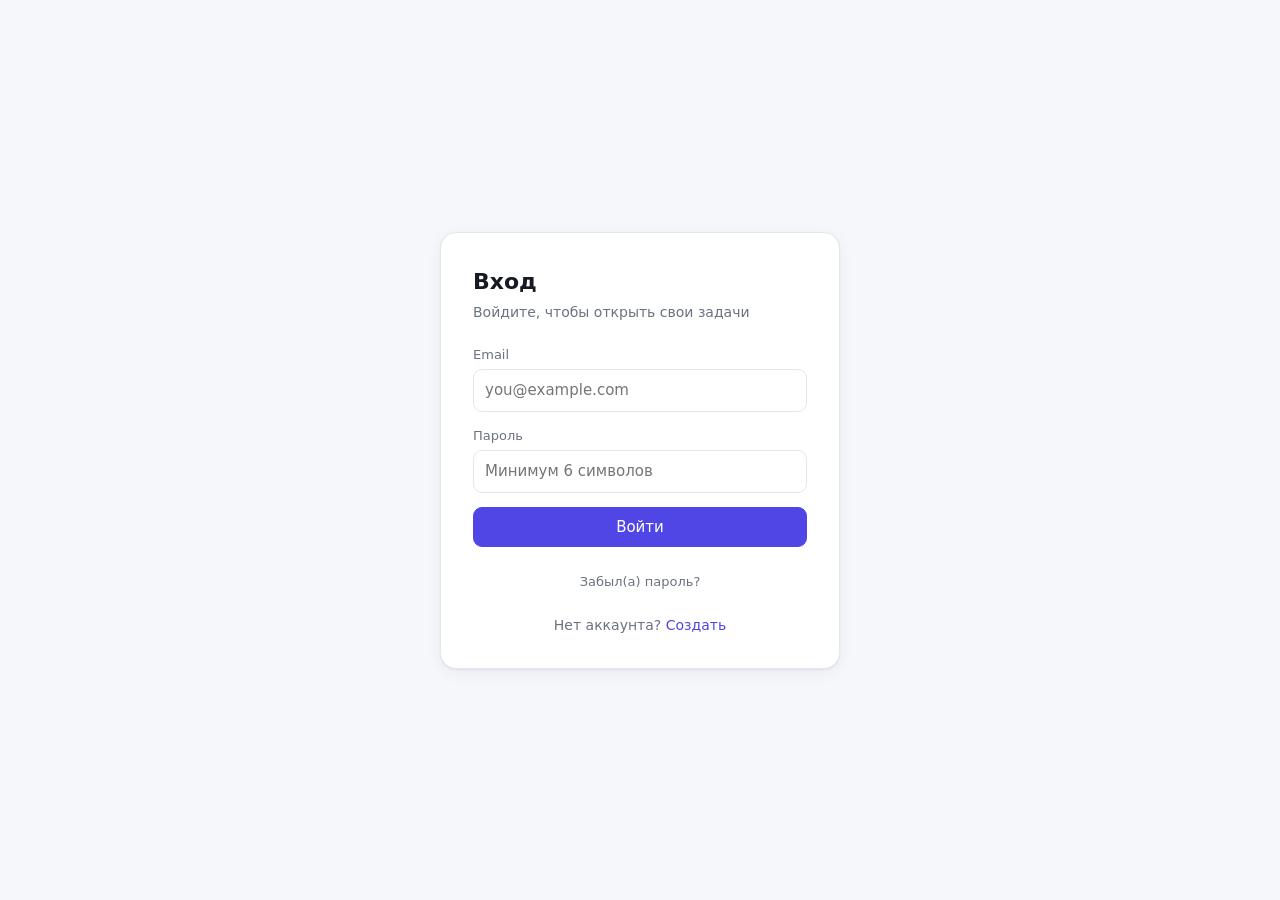
<file: lists/index.html>
<!DOCTYPE html><!--jeE7sSH2PjlYSfNGEkPfQ--><html lang="ru"><head><meta charSet="utf-8"/><meta name="viewport" content="width=device-width, initial-scale=1"/><link rel="stylesheet" href="/_next/static/css/d71e8cdc0aca7fd3.css" data-precedence="next"/><link rel="preload" as="script" fetchPriority="low" href="/_next/static/chunks/webpack-9d795f9e26b86992.js"/><script src="/_next/static/chunks/4bd1b696-c023c6e3521b1417.js" async=""></script><script src="/_next/static/chunks/255-0e5ac6cd71b0e266.js" async=""></script><script src="/_next/static/chunks/main-app-96b311e52fec3f21.js" async=""></script><script src="/_next/static/chunks/44530001-bad5cebf75b9317a.js" async=""></script><script src="/_next/static/chunks/650-5fef0e209f78b0b5.js" async=""></script><script src="/_next/static/chunks/619-ba102abea3e3d0e4.js" async=""></script><script src="/_next/static/chunks/app/(app)/layout-bcf32bcb85cdc3db.js" async=""></script><script src="/_next/static/chunks/307-83ef19a2c8d1e7a5.js" async=""></script><script src="/_next/static/chunks/381-1e2443dc40ef6934.js" async=""></script><script src="/_next/static/chunks/401-928c3af42184bc78.js" async=""></script><script src="/_next/static/chunks/769-b1a58f969e397344.js" async=""></script><script src="/_next/static/chunks/app/(app)/lists/page-4b34b248ffc90a22.js" async=""></script><title>P&amp;M</title><meta name="description" content="Задачи, списки, канбан, заметки и напоминания в Telegram"/><link rel="icon" href="/favicon.ico" type="image/x-icon" sizes="32x32"/><link rel="icon" href="/icon.png?5fbb465550816641" type="image/png" sizes="180x180"/><script>try{if(localStorage.getItem('theme')==='dark')document.documentElement.setAttribute('data-theme','dark')}catch(e){}</script><script src="/_next/static/chunks/polyfills-42372ed130431b0a.js" noModule=""></script></head><body><div hidden=""><!--$--><!--/$--></div><!--$!--><template data-dgst="BAILOUT_TO_CLIENT_SIDE_RENDERING"></template><div class="empty">Загрузка…</div><!--/$--><script src="/_next/static/chunks/webpack-9d795f9e26b86992.js" id="_R_" async=""></script><script>(self.__next_f=self.__next_f||[]).push([0])</script><script>self.__next_f.push([1,"1:\"$Sreact.fragment\"\n2:I[9766,[],\"\"]\n3:I[8924,[],\"\"]\n4:\"$Sreact.suspense\"\n5:I[7320,[\"730\",\"static/chunks/44530001-bad5cebf75b9317a.js\",\"650\",\"static/chunks/650-5fef0e209f78b0b5.js\",\"619\",\"static/chunks/619-ba102abea3e3d0e4.js\",\"944\",\"static/chunks/app/(app)/layout-bcf32bcb85cdc3db.js\"],\"default\"]\n6:I[1959,[],\"ClientPageRoot\"]\n7:I[9415,[\"730\",\"static/chunks/44530001-bad5cebf75b9317a.js\",\"650\",\"static/chunks/650-5fef0e209f78b0b5.js\",\"619\",\"static/chunks/619-ba102abea3e3d0e4.js\",\"307\",\"static/chunks/307-83ef19a2c8d1e7a5.js\",\"381\",\"static/chunks/381-1e2443dc40ef6934.js\",\"401\",\"static/chunks/401-928c3af42184bc78.js\",\"769\",\"static/chunks/769-b1a58f969e397344.js\",\"309\",\"static/chunks/app/(app)/lists/page-4b34b248ffc90a22.js\"],\"default\"]\na:I[4431,[],\"OutletBoundary\"]\nc:I[5278,[],\"AsyncMetadataOutlet\"]\ne:I[4431,[],\"ViewportBoundary\"]\n10:I[4431,[],\"MetadataBoundary\"]\n12:I[7150,[],\"\"]\n:HL[\"/_next/static/css/d71e8cdc0aca7fd3.css\",\"style\"]\n"])</script><script>self.__next_f.push([1,"0:{\"P\":null,\"b\":\"jeE7sSH2PjlYSfNGEkPfQ\",\"p\":\"\",\"c\":[\"\",\"lists\",\"\"],\"i\":false,\"f\":[[[\"\",{\"children\":[\"(app)\",{\"children\":[\"lists\",{\"children\":[\"__PAGE__\",{}]}]}]},\"$undefined\",\"$undefined\",true],[\"\",[\"$\",\"$1\",\"c\",{\"children\":[[[\"$\",\"link\",\"0\",{\"rel\":\"stylesheet\",\"href\":\"/_next/static/css/d71e8cdc0aca7fd3.css\",\"precedence\":\"next\",\"crossOrigin\":\"$undefined\",\"nonce\":\"$undefined\"}]],[\"$\",\"html\",null,{\"lang\":\"ru\",\"children\":[[\"$\",\"head\",null,{\"children\":[\"$\",\"script\",null,{\"dangerouslySetInnerHTML\":{\"__html\":\"try{if(localStorage.getItem('theme')==='dark')document.documentElement.setAttribute('data-theme','dark')}catch(e){}\"}}]}],[\"$\",\"body\",null,{\"children\":[\"$\",\"$L2\",null,{\"parallelRouterKey\":\"children\",\"error\":\"$undefined\",\"errorStyles\":\"$undefined\",\"errorScripts\":\"$undefined\",\"template\":[\"$\",\"$L3\",null,{}],\"templateStyles\":\"$undefined\",\"templateScripts\":\"$undefined\",\"notFound\":[[[\"$\",\"title\",null,{\"children\":\"404: This page could not be found.\"}],[\"$\",\"div\",null,{\"style\":{\"fontFamily\":\"system-ui,\\\"Segoe UI\\\",Roboto,Helvetica,Arial,sans-serif,\\\"Apple Color Emoji\\\",\\\"Segoe UI Emoji\\\"\",\"height\":\"100vh\",\"textAlign\":\"center\",\"display\":\"flex\",\"flexDirection\":\"column\",\"alignItems\":\"center\",\"justifyContent\":\"center\"},\"children\":[\"$\",\"div\",null,{\"children\":[[\"$\",\"style\",null,{\"dangerouslySetInnerHTML\":{\"__html\":\"body{color:#000;background:#fff;margin:0}.next-error-h1{border-right:1px solid rgba(0,0,0,.3)}@media (prefers-color-scheme:dark){body{color:#fff;background:#000}.next-error-h1{border-right:1px solid rgba(255,255,255,.3)}}\"}}],[\"$\",\"h1\",null,{\"className\":\"next-error-h1\",\"style\":{\"display\":\"inline-block\",\"margin\":\"0 20px 0 0\",\"padding\":\"0 23px 0 0\",\"fontSize\":24,\"fontWeight\":500,\"verticalAlign\":\"top\",\"lineHeight\":\"49px\"},\"children\":404}],[\"$\",\"div\",null,{\"style\":{\"display\":\"inline-block\"},\"children\":[\"$\",\"h2\",null,{\"style\":{\"fontSize\":14,\"fontWeight\":400,\"lineHeight\":\"49px\",\"margin\":0},\"children\":\"This page could not be found.\"}]}]]}]}]],[]],\"forbidden\":\"$undefined\",\"unauthorized\":\"$undefined\"}]}]]}]]}],{\"children\":[\"(app)\",[\"$\",\"$1\",\"c\",{\"children\":[null,[\"$\",\"$4\",null,{\"fallback\":[\"$\",\"div\",null,{\"className\":\"empty\",\"children\":\"Загрузка…\"}],\"children\":[\"$\",\"$L5\",null,{\"children\":[\"$\",\"$L2\",null,{\"parallelRouterKey\":\"children\",\"error\":\"$undefined\",\"errorStyles\":\"$undefined\",\"errorScripts\":\"$undefined\",\"template\":[\"$\",\"$L3\",null,{}],\"templateStyles\":\"$undefined\",\"templateScripts\":\"$undefined\",\"notFound\":[[[\"$\",\"title\",null,{\"children\":\"404: This page could not be found.\"}],[\"$\",\"div\",null,{\"style\":\"$0:f:0:1:1:props:children:1:props:children:1:props:children:props:notFound:0:1:props:style\",\"children\":[\"$\",\"div\",null,{\"children\":[[\"$\",\"style\",null,{\"dangerouslySetInnerHTML\":{\"__html\":\"body{color:#000;background:#fff;margin:0}.next-error-h1{border-right:1px solid rgba(0,0,0,.3)}@media (prefers-color-scheme:dark){body{color:#fff;background:#000}.next-error-h1{border-right:1px solid rgba(255,255,255,.3)}}\"}}],[\"$\",\"h1\",null,{\"className\":\"next-error-h1\",\"style\":\"$0:f:0:1:1:props:children:1:props:children:1:props:children:props:notFound:0:1:props:children:props:children:1:props:style\",\"children\":404}],[\"$\",\"div\",null,{\"style\":\"$0:f:0:1:1:props:children:1:props:children:1:props:children:props:notFound:0:1:props:children:props:children:2:props:style\",\"children\":[\"$\",\"h2\",null,{\"style\":\"$0:f:0:1:1:props:children:1:props:children:1:props:children:props:notFound:0:1:props:children:props:children:2:props:children:props:style\",\"children\":\"This page could not be found.\"}]}]]}]}]],[]],\"forbidden\":\"$undefined\",\"unauthorized\":\"$undefined\"}]}]}]]}],{\"children\":[\"lists\",[\"$\",\"$1\",\"c\",{\"children\":[null,[\"$\",\"$L2\",null,{\"parallelRouterKey\":\"children\",\"error\":\"$undefined\",\"errorStyles\":\"$undefined\",\"errorScripts\":\"$undefined\",\"template\":[\"$\",\"$L3\",null,{}],\"templateStyles\":\"$undefined\",\"templateScripts\":\"$undefined\",\"notFound\":\"$undefined\",\"forbidden\":\"$undefined\",\"unauthorized\":\"$undefined\"}]]}],{\"children\":[\"__PAGE__\",[\"$\",\"$1\",\"c\",{\"children\":[[\"$\",\"$L6\",null,{\"Component\":\"$7\",\"searchParams\":{},\"params\":{},\"promises\":[\"$@8\",\"$@9\"]}],null,[\"$\",\"$La\",null,{\"children\":[\"$Lb\",[\"$\",\"$Lc\",null,{\"promise\":\"$@d\"}]]}]]}],{},null,false]},null,false]},null,false]},null,false],[\"$\",\"$1\",\"h\",{\"children\":[null,[[\"$\",\"$Le\",null,{\"children\":\"$Lf\"}],null],[\"$\",\"$L10\",null,{\"children\":[\"$\",\"div\",null,{\"hidden\":true,\"children\":[\"$\",\"$4\",null,{\"fallback\":null,\"children\":\"$L11\"}]}]}]]}],false]],\"m\":\"$undefined\",\"G\":[\"$12\",[]],\"s\":false,\"S\":true}\n"])</script><script>self.__next_f.push([1,"8:{}\n9:\"$0:f:0:1:2:children:2:children:2:children:1:props:children:0:props:params\"\n"])</script><script>self.__next_f.push([1,"f:[[\"$\",\"meta\",\"0\",{\"charSet\":\"utf-8\"}],[\"$\",\"meta\",\"1\",{\"name\":\"viewport\",\"content\":\"width=device-width, initial-scale=1\"}]]\nb:null\n"])</script><script>self.__next_f.push([1,"13:I[622,[],\"IconMark\"]\nd:{\"metadata\":[[\"$\",\"title\",\"0\",{\"children\":\"P\u0026M\"}],[\"$\",\"meta\",\"1\",{\"name\":\"description\",\"content\":\"Задачи, списки, канбан, заметки и напоминания в Telegram\"}],[\"$\",\"link\",\"2\",{\"rel\":\"icon\",\"href\":\"/favicon.ico\",\"type\":\"image/x-icon\",\"sizes\":\"32x32\"}],[\"$\",\"link\",\"3\",{\"rel\":\"icon\",\"href\":\"/icon.png?5fbb465550816641\",\"type\":\"image/png\",\"sizes\":\"180x180\"}],[\"$\",\"$L13\",\"4\",{}]],\"error\":null,\"digest\":\"$undefined\"}\n"])</script><script>self.__next_f.push([1,"11:\"$d:metadata\"\n"])</script></body></html>
</file>
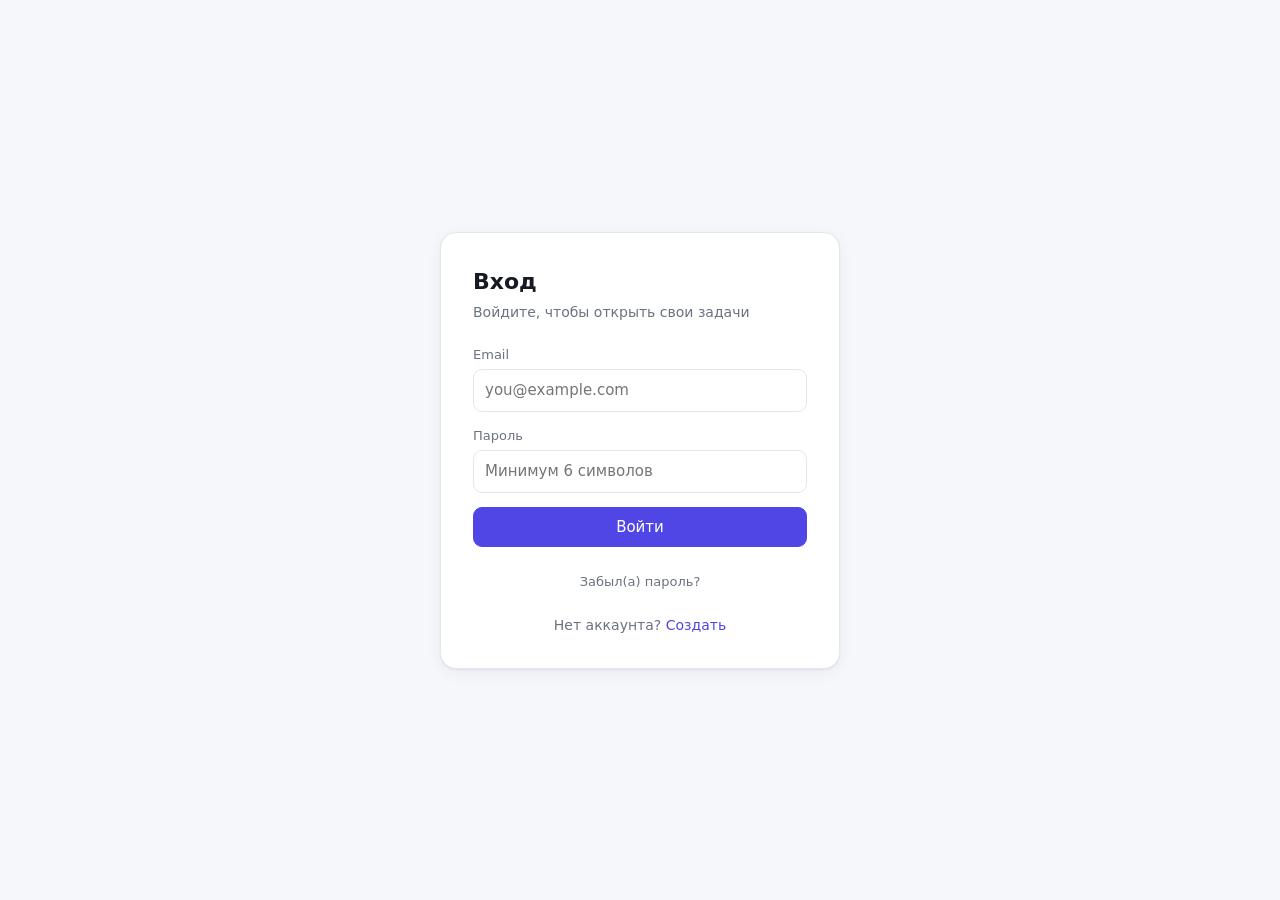
<file: login/index.html>
<!DOCTYPE html><!--jeE7sSH2PjlYSfNGEkPfQ--><html lang="ru"><head><meta charSet="utf-8"/><meta name="viewport" content="width=device-width, initial-scale=1"/><link rel="stylesheet" href="/_next/static/css/d71e8cdc0aca7fd3.css" data-precedence="next"/><link rel="preload" as="script" fetchPriority="low" href="/_next/static/chunks/webpack-9d795f9e26b86992.js"/><script src="/_next/static/chunks/4bd1b696-c023c6e3521b1417.js" async=""></script><script src="/_next/static/chunks/255-0e5ac6cd71b0e266.js" async=""></script><script src="/_next/static/chunks/main-app-96b311e52fec3f21.js" async=""></script><script src="/_next/static/chunks/44530001-bad5cebf75b9317a.js" async=""></script><script src="/_next/static/chunks/650-5fef0e209f78b0b5.js" async=""></script><script src="/_next/static/chunks/619-ba102abea3e3d0e4.js" async=""></script><script src="/_next/static/chunks/423-ce1d999a50182540.js" async=""></script><script src="/_next/static/chunks/app/login/page-f56920fda103abe7.js" async=""></script><title>P&amp;M</title><meta name="description" content="Задачи, списки, канбан, заметки и напоминания в Telegram"/><link rel="icon" href="/favicon.ico" type="image/x-icon" sizes="32x32"/><link rel="icon" href="/icon.png?5fbb465550816641" type="image/png" sizes="180x180"/><script>try{if(localStorage.getItem('theme')==='dark')document.documentElement.setAttribute('data-theme','dark')}catch(e){}</script><script src="/_next/static/chunks/polyfills-42372ed130431b0a.js" noModule=""></script></head><body><div hidden=""><!--$--><!--/$--></div><div class="auth-page"><div class="auth-card"><h1>Вход</h1><p class="sub">Войдите, чтобы открыть свои задачи</p><form><label class="field"><span>Email</span><input type="email" required="" placeholder="you@example.com" autoComplete="email" value=""/></label><label class="field"><span>Пароль</span><input type="password" required="" minLength="6" placeholder="Минимум 6 символов" autoComplete="current-password" value=""/></label><button class="btn btn-primary" type="submit">Войти</button><button class="btn btn-ghost btn-sm" type="button" style="margin-top:6px">Забыл(а) пароль?</button></form><div class="auth-switch">Нет аккаунта? <a href="/signup/">Создать</a></div></div></div><!--$--><!--/$--><script src="/_next/static/chunks/webpack-9d795f9e26b86992.js" id="_R_" async=""></script><script>(self.__next_f=self.__next_f||[]).push([0])</script><script>self.__next_f.push([1,"1:\"$Sreact.fragment\"\n2:I[9766,[],\"\"]\n3:I[8924,[],\"\"]\n4:I[1154,[\"730\",\"static/chunks/44530001-bad5cebf75b9317a.js\",\"650\",\"static/chunks/650-5fef0e209f78b0b5.js\",\"619\",\"static/chunks/619-ba102abea3e3d0e4.js\",\"423\",\"static/chunks/423-ce1d999a50182540.js\",\"520\",\"static/chunks/app/login/page-f56920fda103abe7.js\"],\"default\"]\n5:I[4431,[],\"OutletBoundary\"]\n7:I[5278,[],\"AsyncMetadataOutlet\"]\n9:I[4431,[],\"ViewportBoundary\"]\nb:I[4431,[],\"MetadataBoundary\"]\nc:\"$Sreact.suspense\"\ne:I[7150,[],\"\"]\n:HL[\"/_next/static/css/d71e8cdc0aca7fd3.css\",\"style\"]\n"])</script><script>self.__next_f.push([1,"0:{\"P\":null,\"b\":\"jeE7sSH2PjlYSfNGEkPfQ\",\"p\":\"\",\"c\":[\"\",\"login\",\"\"],\"i\":false,\"f\":[[[\"\",{\"children\":[\"login\",{\"children\":[\"__PAGE__\",{}]}]},\"$undefined\",\"$undefined\",true],[\"\",[\"$\",\"$1\",\"c\",{\"children\":[[[\"$\",\"link\",\"0\",{\"rel\":\"stylesheet\",\"href\":\"/_next/static/css/d71e8cdc0aca7fd3.css\",\"precedence\":\"next\",\"crossOrigin\":\"$undefined\",\"nonce\":\"$undefined\"}]],[\"$\",\"html\",null,{\"lang\":\"ru\",\"children\":[[\"$\",\"head\",null,{\"children\":[\"$\",\"script\",null,{\"dangerouslySetInnerHTML\":{\"__html\":\"try{if(localStorage.getItem('theme')==='dark')document.documentElement.setAttribute('data-theme','dark')}catch(e){}\"}}]}],[\"$\",\"body\",null,{\"children\":[\"$\",\"$L2\",null,{\"parallelRouterKey\":\"children\",\"error\":\"$undefined\",\"errorStyles\":\"$undefined\",\"errorScripts\":\"$undefined\",\"template\":[\"$\",\"$L3\",null,{}],\"templateStyles\":\"$undefined\",\"templateScripts\":\"$undefined\",\"notFound\":[[[\"$\",\"title\",null,{\"children\":\"404: This page could not be found.\"}],[\"$\",\"div\",null,{\"style\":{\"fontFamily\":\"system-ui,\\\"Segoe UI\\\",Roboto,Helvetica,Arial,sans-serif,\\\"Apple Color Emoji\\\",\\\"Segoe UI Emoji\\\"\",\"height\":\"100vh\",\"textAlign\":\"center\",\"display\":\"flex\",\"flexDirection\":\"column\",\"alignItems\":\"center\",\"justifyContent\":\"center\"},\"children\":[\"$\",\"div\",null,{\"children\":[[\"$\",\"style\",null,{\"dangerouslySetInnerHTML\":{\"__html\":\"body{color:#000;background:#fff;margin:0}.next-error-h1{border-right:1px solid rgba(0,0,0,.3)}@media (prefers-color-scheme:dark){body{color:#fff;background:#000}.next-error-h1{border-right:1px solid rgba(255,255,255,.3)}}\"}}],[\"$\",\"h1\",null,{\"className\":\"next-error-h1\",\"style\":{\"display\":\"inline-block\",\"margin\":\"0 20px 0 0\",\"padding\":\"0 23px 0 0\",\"fontSize\":24,\"fontWeight\":500,\"verticalAlign\":\"top\",\"lineHeight\":\"49px\"},\"children\":404}],[\"$\",\"div\",null,{\"style\":{\"display\":\"inline-block\"},\"children\":[\"$\",\"h2\",null,{\"style\":{\"fontSize\":14,\"fontWeight\":400,\"lineHeight\":\"49px\",\"margin\":0},\"children\":\"This page could not be found.\"}]}]]}]}]],[]],\"forbidden\":\"$undefined\",\"unauthorized\":\"$undefined\"}]}]]}]]}],{\"children\":[\"login\",[\"$\",\"$1\",\"c\",{\"children\":[null,[\"$\",\"$L2\",null,{\"parallelRouterKey\":\"children\",\"error\":\"$undefined\",\"errorStyles\":\"$undefined\",\"errorScripts\":\"$undefined\",\"template\":[\"$\",\"$L3\",null,{}],\"templateStyles\":\"$undefined\",\"templateScripts\":\"$undefined\",\"notFound\":\"$undefined\",\"forbidden\":\"$undefined\",\"unauthorized\":\"$undefined\"}]]}],{\"children\":[\"__PAGE__\",[\"$\",\"$1\",\"c\",{\"children\":[[\"$\",\"$L4\",null,{\"mode\":\"login\"}],null,[\"$\",\"$L5\",null,{\"children\":[\"$L6\",[\"$\",\"$L7\",null,{\"promise\":\"$@8\"}]]}]]}],{},null,false]},null,false]},null,false],[\"$\",\"$1\",\"h\",{\"children\":[null,[[\"$\",\"$L9\",null,{\"children\":\"$La\"}],null],[\"$\",\"$Lb\",null,{\"children\":[\"$\",\"div\",null,{\"hidden\":true,\"children\":[\"$\",\"$c\",null,{\"fallback\":null,\"children\":\"$Ld\"}]}]}]]}],false]],\"m\":\"$undefined\",\"G\":[\"$e\",[]],\"s\":false,\"S\":true}\n"])</script><script>self.__next_f.push([1,"a:[[\"$\",\"meta\",\"0\",{\"charSet\":\"utf-8\"}],[\"$\",\"meta\",\"1\",{\"name\":\"viewport\",\"content\":\"width=device-width, initial-scale=1\"}]]\n6:null\n"])</script><script>self.__next_f.push([1,"f:I[622,[],\"IconMark\"]\n8:{\"metadata\":[[\"$\",\"title\",\"0\",{\"children\":\"P\u0026M\"}],[\"$\",\"meta\",\"1\",{\"name\":\"description\",\"content\":\"Задачи, списки, канбан, заметки и напоминания в Telegram\"}],[\"$\",\"link\",\"2\",{\"rel\":\"icon\",\"href\":\"/favicon.ico\",\"type\":\"image/x-icon\",\"sizes\":\"32x32\"}],[\"$\",\"link\",\"3\",{\"rel\":\"icon\",\"href\":\"/icon.png?5fbb465550816641\",\"type\":\"image/png\",\"sizes\":\"180x180\"}],[\"$\",\"$Lf\",\"4\",{}]],\"error\":null,\"digest\":\"$undefined\"}\n"])</script><script>self.__next_f.push([1,"d:\"$8:metadata\"\n"])</script></body></html>
</file>
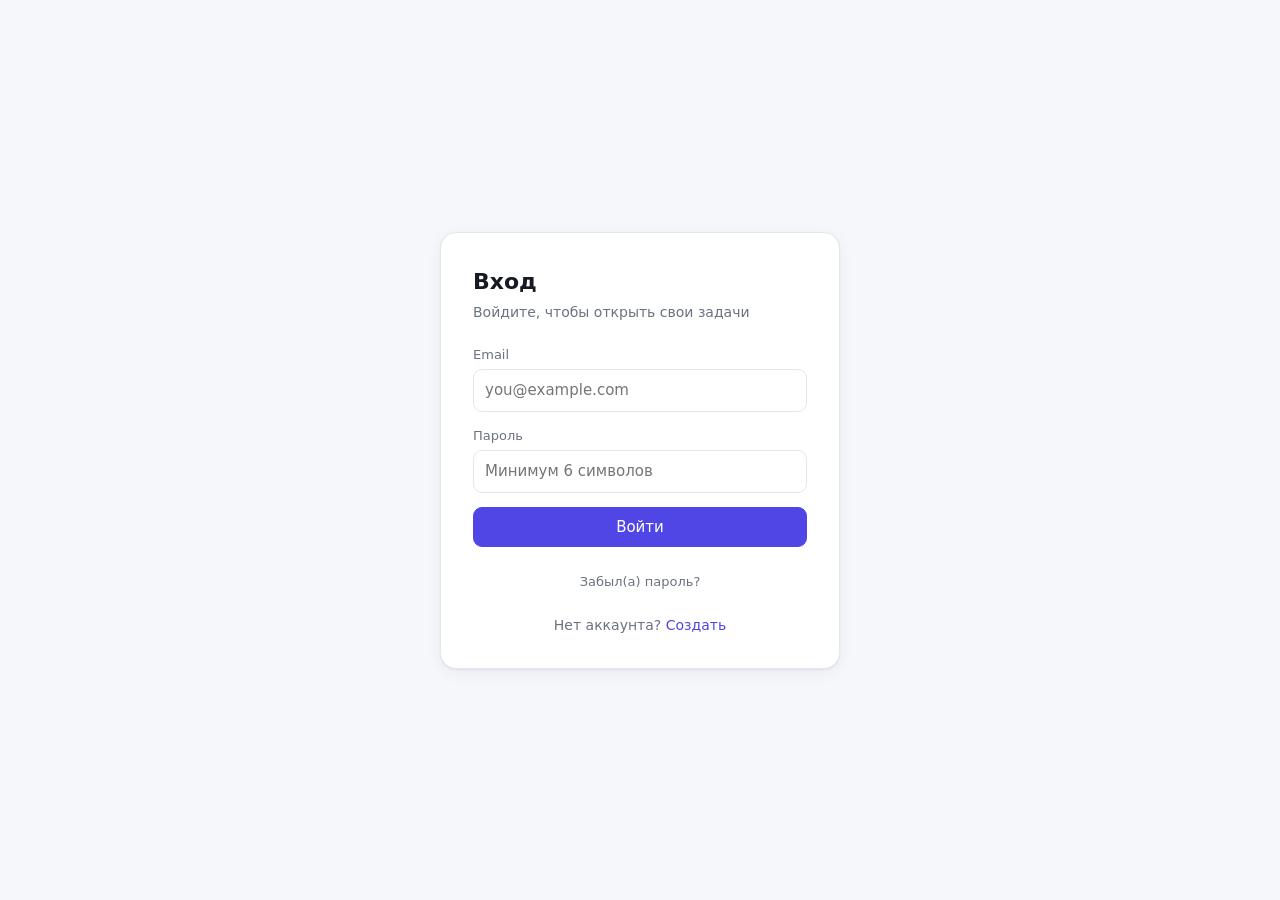
<file: notes/index.html>
<!DOCTYPE html><!--jeE7sSH2PjlYSfNGEkPfQ--><html lang="ru"><head><meta charSet="utf-8"/><meta name="viewport" content="width=device-width, initial-scale=1"/><link rel="stylesheet" href="/_next/static/css/d71e8cdc0aca7fd3.css" data-precedence="next"/><link rel="preload" as="script" fetchPriority="low" href="/_next/static/chunks/webpack-9d795f9e26b86992.js"/><script src="/_next/static/chunks/4bd1b696-c023c6e3521b1417.js" async=""></script><script src="/_next/static/chunks/255-0e5ac6cd71b0e266.js" async=""></script><script src="/_next/static/chunks/main-app-96b311e52fec3f21.js" async=""></script><script src="/_next/static/chunks/44530001-bad5cebf75b9317a.js" async=""></script><script src="/_next/static/chunks/650-5fef0e209f78b0b5.js" async=""></script><script src="/_next/static/chunks/619-ba102abea3e3d0e4.js" async=""></script><script src="/_next/static/chunks/app/(app)/layout-bcf32bcb85cdc3db.js" async=""></script><script src="/_next/static/chunks/307-83ef19a2c8d1e7a5.js" async=""></script><script src="/_next/static/chunks/381-1e2443dc40ef6934.js" async=""></script><script src="/_next/static/chunks/401-928c3af42184bc78.js" async=""></script><script src="/_next/static/chunks/app/(app)/notes/page-f00a1f9e9e523fc8.js" async=""></script><title>P&amp;M</title><meta name="description" content="Задачи, списки, канбан, заметки и напоминания в Telegram"/><link rel="icon" href="/favicon.ico" type="image/x-icon" sizes="32x32"/><link rel="icon" href="/icon.png?5fbb465550816641" type="image/png" sizes="180x180"/><script>try{if(localStorage.getItem('theme')==='dark')document.documentElement.setAttribute('data-theme','dark')}catch(e){}</script><script src="/_next/static/chunks/polyfills-42372ed130431b0a.js" noModule=""></script></head><body><div hidden=""><!--$--><!--/$--></div><!--$!--><template data-dgst="BAILOUT_TO_CLIENT_SIDE_RENDERING"></template><div class="empty">Загрузка…</div><!--/$--><script src="/_next/static/chunks/webpack-9d795f9e26b86992.js" id="_R_" async=""></script><script>(self.__next_f=self.__next_f||[]).push([0])</script><script>self.__next_f.push([1,"1:\"$Sreact.fragment\"\n2:I[9766,[],\"\"]\n3:I[8924,[],\"\"]\n4:\"$Sreact.suspense\"\n5:I[7320,[\"730\",\"static/chunks/44530001-bad5cebf75b9317a.js\",\"650\",\"static/chunks/650-5fef0e209f78b0b5.js\",\"619\",\"static/chunks/619-ba102abea3e3d0e4.js\",\"944\",\"static/chunks/app/(app)/layout-bcf32bcb85cdc3db.js\"],\"default\"]\n6:I[1959,[],\"ClientPageRoot\"]\n7:I[8745,[\"730\",\"static/chunks/44530001-bad5cebf75b9317a.js\",\"650\",\"static/chunks/650-5fef0e209f78b0b5.js\",\"619\",\"static/chunks/619-ba102abea3e3d0e4.js\",\"307\",\"static/chunks/307-83ef19a2c8d1e7a5.js\",\"381\",\"static/chunks/381-1e2443dc40ef6934.js\",\"401\",\"static/chunks/401-928c3af42184bc78.js\",\"405\",\"static/chunks/app/(app)/notes/page-f00a1f9e9e523fc8.js\"],\"default\"]\na:I[4431,[],\"OutletBoundary\"]\nc:I[5278,[],\"AsyncMetadataOutlet\"]\ne:I[4431,[],\"ViewportBoundary\"]\n10:I[4431,[],\"MetadataBoundary\"]\n12:I[7150,[],\"\"]\n:HL[\"/_next/static/css/d71e8cdc0aca7fd3.css\",\"style\"]\n"])</script><script>self.__next_f.push([1,"0:{\"P\":null,\"b\":\"jeE7sSH2PjlYSfNGEkPfQ\",\"p\":\"\",\"c\":[\"\",\"notes\",\"\"],\"i\":false,\"f\":[[[\"\",{\"children\":[\"(app)\",{\"children\":[\"notes\",{\"children\":[\"__PAGE__\",{}]}]}]},\"$undefined\",\"$undefined\",true],[\"\",[\"$\",\"$1\",\"c\",{\"children\":[[[\"$\",\"link\",\"0\",{\"rel\":\"stylesheet\",\"href\":\"/_next/static/css/d71e8cdc0aca7fd3.css\",\"precedence\":\"next\",\"crossOrigin\":\"$undefined\",\"nonce\":\"$undefined\"}]],[\"$\",\"html\",null,{\"lang\":\"ru\",\"children\":[[\"$\",\"head\",null,{\"children\":[\"$\",\"script\",null,{\"dangerouslySetInnerHTML\":{\"__html\":\"try{if(localStorage.getItem('theme')==='dark')document.documentElement.setAttribute('data-theme','dark')}catch(e){}\"}}]}],[\"$\",\"body\",null,{\"children\":[\"$\",\"$L2\",null,{\"parallelRouterKey\":\"children\",\"error\":\"$undefined\",\"errorStyles\":\"$undefined\",\"errorScripts\":\"$undefined\",\"template\":[\"$\",\"$L3\",null,{}],\"templateStyles\":\"$undefined\",\"templateScripts\":\"$undefined\",\"notFound\":[[[\"$\",\"title\",null,{\"children\":\"404: This page could not be found.\"}],[\"$\",\"div\",null,{\"style\":{\"fontFamily\":\"system-ui,\\\"Segoe UI\\\",Roboto,Helvetica,Arial,sans-serif,\\\"Apple Color Emoji\\\",\\\"Segoe UI Emoji\\\"\",\"height\":\"100vh\",\"textAlign\":\"center\",\"display\":\"flex\",\"flexDirection\":\"column\",\"alignItems\":\"center\",\"justifyContent\":\"center\"},\"children\":[\"$\",\"div\",null,{\"children\":[[\"$\",\"style\",null,{\"dangerouslySetInnerHTML\":{\"__html\":\"body{color:#000;background:#fff;margin:0}.next-error-h1{border-right:1px solid rgba(0,0,0,.3)}@media (prefers-color-scheme:dark){body{color:#fff;background:#000}.next-error-h1{border-right:1px solid rgba(255,255,255,.3)}}\"}}],[\"$\",\"h1\",null,{\"className\":\"next-error-h1\",\"style\":{\"display\":\"inline-block\",\"margin\":\"0 20px 0 0\",\"padding\":\"0 23px 0 0\",\"fontSize\":24,\"fontWeight\":500,\"verticalAlign\":\"top\",\"lineHeight\":\"49px\"},\"children\":404}],[\"$\",\"div\",null,{\"style\":{\"display\":\"inline-block\"},\"children\":[\"$\",\"h2\",null,{\"style\":{\"fontSize\":14,\"fontWeight\":400,\"lineHeight\":\"49px\",\"margin\":0},\"children\":\"This page could not be found.\"}]}]]}]}]],[]],\"forbidden\":\"$undefined\",\"unauthorized\":\"$undefined\"}]}]]}]]}],{\"children\":[\"(app)\",[\"$\",\"$1\",\"c\",{\"children\":[null,[\"$\",\"$4\",null,{\"fallback\":[\"$\",\"div\",null,{\"className\":\"empty\",\"children\":\"Загрузка…\"}],\"children\":[\"$\",\"$L5\",null,{\"children\":[\"$\",\"$L2\",null,{\"parallelRouterKey\":\"children\",\"error\":\"$undefined\",\"errorStyles\":\"$undefined\",\"errorScripts\":\"$undefined\",\"template\":[\"$\",\"$L3\",null,{}],\"templateStyles\":\"$undefined\",\"templateScripts\":\"$undefined\",\"notFound\":[[[\"$\",\"title\",null,{\"children\":\"404: This page could not be found.\"}],[\"$\",\"div\",null,{\"style\":\"$0:f:0:1:1:props:children:1:props:children:1:props:children:props:notFound:0:1:props:style\",\"children\":[\"$\",\"div\",null,{\"children\":[[\"$\",\"style\",null,{\"dangerouslySetInnerHTML\":{\"__html\":\"body{color:#000;background:#fff;margin:0}.next-error-h1{border-right:1px solid rgba(0,0,0,.3)}@media (prefers-color-scheme:dark){body{color:#fff;background:#000}.next-error-h1{border-right:1px solid rgba(255,255,255,.3)}}\"}}],[\"$\",\"h1\",null,{\"className\":\"next-error-h1\",\"style\":\"$0:f:0:1:1:props:children:1:props:children:1:props:children:props:notFound:0:1:props:children:props:children:1:props:style\",\"children\":404}],[\"$\",\"div\",null,{\"style\":\"$0:f:0:1:1:props:children:1:props:children:1:props:children:props:notFound:0:1:props:children:props:children:2:props:style\",\"children\":[\"$\",\"h2\",null,{\"style\":\"$0:f:0:1:1:props:children:1:props:children:1:props:children:props:notFound:0:1:props:children:props:children:2:props:children:props:style\",\"children\":\"This page could not be found.\"}]}]]}]}]],[]],\"forbidden\":\"$undefined\",\"unauthorized\":\"$undefined\"}]}]}]]}],{\"children\":[\"notes\",[\"$\",\"$1\",\"c\",{\"children\":[null,[\"$\",\"$L2\",null,{\"parallelRouterKey\":\"children\",\"error\":\"$undefined\",\"errorStyles\":\"$undefined\",\"errorScripts\":\"$undefined\",\"template\":[\"$\",\"$L3\",null,{}],\"templateStyles\":\"$undefined\",\"templateScripts\":\"$undefined\",\"notFound\":\"$undefined\",\"forbidden\":\"$undefined\",\"unauthorized\":\"$undefined\"}]]}],{\"children\":[\"__PAGE__\",[\"$\",\"$1\",\"c\",{\"children\":[[\"$\",\"$L6\",null,{\"Component\":\"$7\",\"searchParams\":{},\"params\":{},\"promises\":[\"$@8\",\"$@9\"]}],null,[\"$\",\"$La\",null,{\"children\":[\"$Lb\",[\"$\",\"$Lc\",null,{\"promise\":\"$@d\"}]]}]]}],{},null,false]},null,false]},null,false]},null,false],[\"$\",\"$1\",\"h\",{\"children\":[null,[[\"$\",\"$Le\",null,{\"children\":\"$Lf\"}],null],[\"$\",\"$L10\",null,{\"children\":[\"$\",\"div\",null,{\"hidden\":true,\"children\":[\"$\",\"$4\",null,{\"fallback\":null,\"children\":\"$L11\"}]}]}]]}],false]],\"m\":\"$undefined\",\"G\":[\"$12\",[]],\"s\":false,\"S\":true}\n"])</script><script>self.__next_f.push([1,"8:{}\n9:\"$0:f:0:1:2:children:2:children:2:children:1:props:children:0:props:params\"\n"])</script><script>self.__next_f.push([1,"f:[[\"$\",\"meta\",\"0\",{\"charSet\":\"utf-8\"}],[\"$\",\"meta\",\"1\",{\"name\":\"viewport\",\"content\":\"width=device-width, initial-scale=1\"}]]\nb:null\n"])</script><script>self.__next_f.push([1,"13:I[622,[],\"IconMark\"]\nd:{\"metadata\":[[\"$\",\"title\",\"0\",{\"children\":\"P\u0026M\"}],[\"$\",\"meta\",\"1\",{\"name\":\"description\",\"content\":\"Задачи, списки, канбан, заметки и напоминания в Telegram\"}],[\"$\",\"link\",\"2\",{\"rel\":\"icon\",\"href\":\"/favicon.ico\",\"type\":\"image/x-icon\",\"sizes\":\"32x32\"}],[\"$\",\"link\",\"3\",{\"rel\":\"icon\",\"href\":\"/icon.png?5fbb465550816641\",\"type\":\"image/png\",\"sizes\":\"180x180\"}],[\"$\",\"$L13\",\"4\",{}]],\"error\":null,\"digest\":\"$undefined\"}\n"])</script><script>self.__next_f.push([1,"11:\"$d:metadata\"\n"])</script></body></html>
</file>
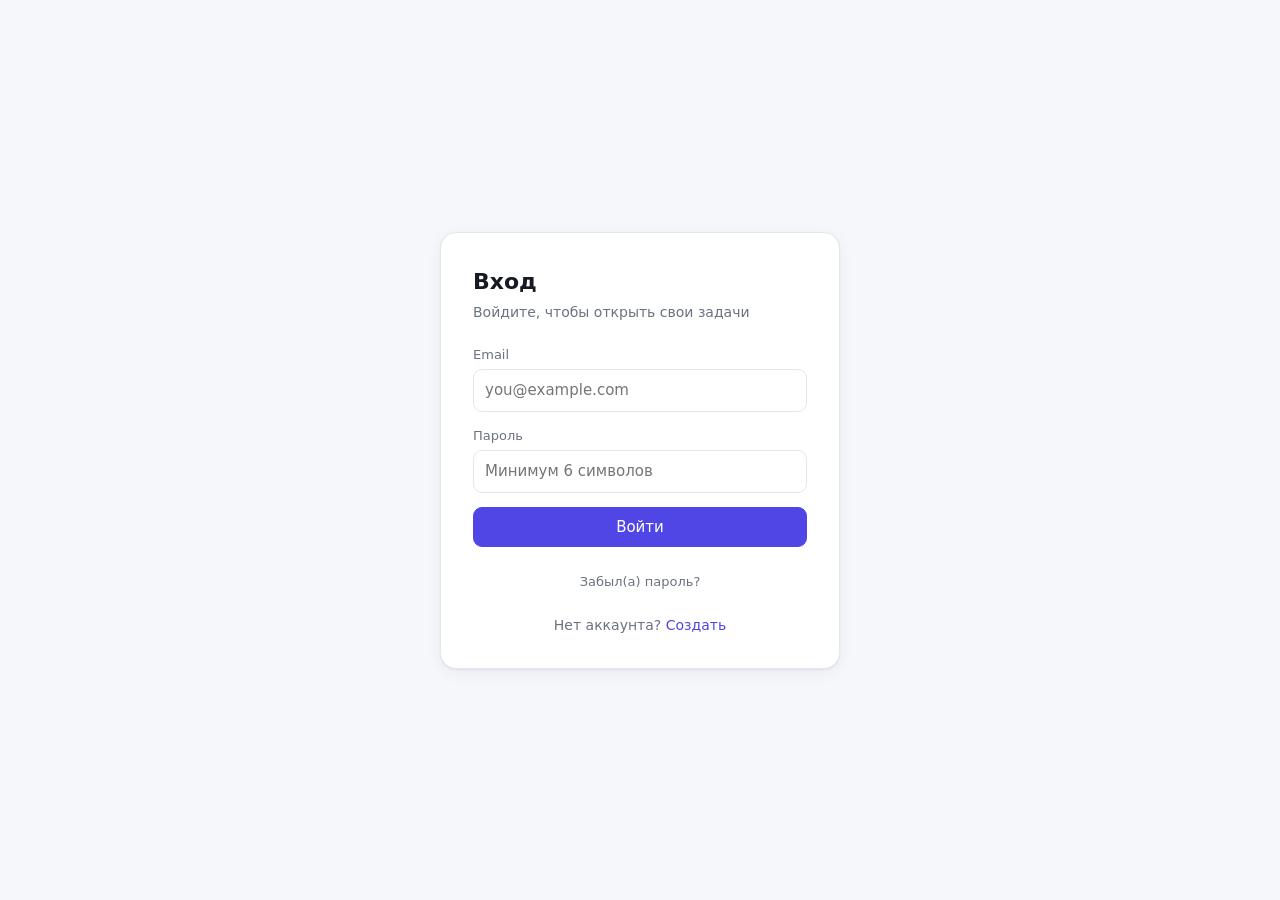
<file: profile/index.html>
<!DOCTYPE html><!--jeE7sSH2PjlYSfNGEkPfQ--><html lang="ru"><head><meta charSet="utf-8"/><meta name="viewport" content="width=device-width, initial-scale=1"/><link rel="stylesheet" href="/_next/static/css/d71e8cdc0aca7fd3.css" data-precedence="next"/><link rel="preload" as="script" fetchPriority="low" href="/_next/static/chunks/webpack-9d795f9e26b86992.js"/><script src="/_next/static/chunks/4bd1b696-c023c6e3521b1417.js" async=""></script><script src="/_next/static/chunks/255-0e5ac6cd71b0e266.js" async=""></script><script src="/_next/static/chunks/main-app-96b311e52fec3f21.js" async=""></script><script src="/_next/static/chunks/44530001-bad5cebf75b9317a.js" async=""></script><script src="/_next/static/chunks/650-5fef0e209f78b0b5.js" async=""></script><script src="/_next/static/chunks/619-ba102abea3e3d0e4.js" async=""></script><script src="/_next/static/chunks/app/(app)/layout-bcf32bcb85cdc3db.js" async=""></script><script src="/_next/static/chunks/app/(app)/profile/page-15a548daa483a192.js" async=""></script><title>P&amp;M</title><meta name="description" content="Задачи, списки, канбан, заметки и напоминания в Telegram"/><link rel="icon" href="/favicon.ico" type="image/x-icon" sizes="32x32"/><link rel="icon" href="/icon.png?5fbb465550816641" type="image/png" sizes="180x180"/><script>try{if(localStorage.getItem('theme')==='dark')document.documentElement.setAttribute('data-theme','dark')}catch(e){}</script><script src="/_next/static/chunks/polyfills-42372ed130431b0a.js" noModule=""></script></head><body><div hidden=""><!--$--><!--/$--></div><!--$!--><template data-dgst="BAILOUT_TO_CLIENT_SIDE_RENDERING"></template><div class="empty">Загрузка…</div><!--/$--><script src="/_next/static/chunks/webpack-9d795f9e26b86992.js" id="_R_" async=""></script><script>(self.__next_f=self.__next_f||[]).push([0])</script><script>self.__next_f.push([1,"1:\"$Sreact.fragment\"\n2:I[9766,[],\"\"]\n3:I[8924,[],\"\"]\n4:\"$Sreact.suspense\"\n5:I[7320,[\"730\",\"static/chunks/44530001-bad5cebf75b9317a.js\",\"650\",\"static/chunks/650-5fef0e209f78b0b5.js\",\"619\",\"static/chunks/619-ba102abea3e3d0e4.js\",\"944\",\"static/chunks/app/(app)/layout-bcf32bcb85cdc3db.js\"],\"default\"]\n6:I[4858,[\"730\",\"static/chunks/44530001-bad5cebf75b9317a.js\",\"650\",\"static/chunks/650-5fef0e209f78b0b5.js\",\"619\",\"static/chunks/619-ba102abea3e3d0e4.js\",\"101\",\"static/chunks/app/(app)/profile/page-15a548daa483a192.js\"],\"default\"]\n7:I[4431,[],\"OutletBoundary\"]\n9:I[5278,[],\"AsyncMetadataOutlet\"]\nb:I[4431,[],\"ViewportBoundary\"]\nd:I[4431,[],\"MetadataBoundary\"]\nf:I[7150,[],\"\"]\n:HL[\"/_next/static/css/d71e8cdc0aca7fd3.css\",\"style\"]\n"])</script><script>self.__next_f.push([1,"0:{\"P\":null,\"b\":\"jeE7sSH2PjlYSfNGEkPfQ\",\"p\":\"\",\"c\":[\"\",\"profile\",\"\"],\"i\":false,\"f\":[[[\"\",{\"children\":[\"(app)\",{\"children\":[\"profile\",{\"children\":[\"__PAGE__\",{}]}]}]},\"$undefined\",\"$undefined\",true],[\"\",[\"$\",\"$1\",\"c\",{\"children\":[[[\"$\",\"link\",\"0\",{\"rel\":\"stylesheet\",\"href\":\"/_next/static/css/d71e8cdc0aca7fd3.css\",\"precedence\":\"next\",\"crossOrigin\":\"$undefined\",\"nonce\":\"$undefined\"}]],[\"$\",\"html\",null,{\"lang\":\"ru\",\"children\":[[\"$\",\"head\",null,{\"children\":[\"$\",\"script\",null,{\"dangerouslySetInnerHTML\":{\"__html\":\"try{if(localStorage.getItem('theme')==='dark')document.documentElement.setAttribute('data-theme','dark')}catch(e){}\"}}]}],[\"$\",\"body\",null,{\"children\":[\"$\",\"$L2\",null,{\"parallelRouterKey\":\"children\",\"error\":\"$undefined\",\"errorStyles\":\"$undefined\",\"errorScripts\":\"$undefined\",\"template\":[\"$\",\"$L3\",null,{}],\"templateStyles\":\"$undefined\",\"templateScripts\":\"$undefined\",\"notFound\":[[[\"$\",\"title\",null,{\"children\":\"404: This page could not be found.\"}],[\"$\",\"div\",null,{\"style\":{\"fontFamily\":\"system-ui,\\\"Segoe UI\\\",Roboto,Helvetica,Arial,sans-serif,\\\"Apple Color Emoji\\\",\\\"Segoe UI Emoji\\\"\",\"height\":\"100vh\",\"textAlign\":\"center\",\"display\":\"flex\",\"flexDirection\":\"column\",\"alignItems\":\"center\",\"justifyContent\":\"center\"},\"children\":[\"$\",\"div\",null,{\"children\":[[\"$\",\"style\",null,{\"dangerouslySetInnerHTML\":{\"__html\":\"body{color:#000;background:#fff;margin:0}.next-error-h1{border-right:1px solid rgba(0,0,0,.3)}@media (prefers-color-scheme:dark){body{color:#fff;background:#000}.next-error-h1{border-right:1px solid rgba(255,255,255,.3)}}\"}}],[\"$\",\"h1\",null,{\"className\":\"next-error-h1\",\"style\":{\"display\":\"inline-block\",\"margin\":\"0 20px 0 0\",\"padding\":\"0 23px 0 0\",\"fontSize\":24,\"fontWeight\":500,\"verticalAlign\":\"top\",\"lineHeight\":\"49px\"},\"children\":404}],[\"$\",\"div\",null,{\"style\":{\"display\":\"inline-block\"},\"children\":[\"$\",\"h2\",null,{\"style\":{\"fontSize\":14,\"fontWeight\":400,\"lineHeight\":\"49px\",\"margin\":0},\"children\":\"This page could not be found.\"}]}]]}]}]],[]],\"forbidden\":\"$undefined\",\"unauthorized\":\"$undefined\"}]}]]}]]}],{\"children\":[\"(app)\",[\"$\",\"$1\",\"c\",{\"children\":[null,[\"$\",\"$4\",null,{\"fallback\":[\"$\",\"div\",null,{\"className\":\"empty\",\"children\":\"Загрузка…\"}],\"children\":[\"$\",\"$L5\",null,{\"children\":[\"$\",\"$L2\",null,{\"parallelRouterKey\":\"children\",\"error\":\"$undefined\",\"errorStyles\":\"$undefined\",\"errorScripts\":\"$undefined\",\"template\":[\"$\",\"$L3\",null,{}],\"templateStyles\":\"$undefined\",\"templateScripts\":\"$undefined\",\"notFound\":[[[\"$\",\"title\",null,{\"children\":\"404: This page could not be found.\"}],[\"$\",\"div\",null,{\"style\":\"$0:f:0:1:1:props:children:1:props:children:1:props:children:props:notFound:0:1:props:style\",\"children\":[\"$\",\"div\",null,{\"children\":[[\"$\",\"style\",null,{\"dangerouslySetInnerHTML\":{\"__html\":\"body{color:#000;background:#fff;margin:0}.next-error-h1{border-right:1px solid rgba(0,0,0,.3)}@media (prefers-color-scheme:dark){body{color:#fff;background:#000}.next-error-h1{border-right:1px solid rgba(255,255,255,.3)}}\"}}],[\"$\",\"h1\",null,{\"className\":\"next-error-h1\",\"style\":\"$0:f:0:1:1:props:children:1:props:children:1:props:children:props:notFound:0:1:props:children:props:children:1:props:style\",\"children\":404}],[\"$\",\"div\",null,{\"style\":\"$0:f:0:1:1:props:children:1:props:children:1:props:children:props:notFound:0:1:props:children:props:children:2:props:style\",\"children\":[\"$\",\"h2\",null,{\"style\":\"$0:f:0:1:1:props:children:1:props:children:1:props:children:props:notFound:0:1:props:children:props:children:2:props:children:props:style\",\"children\":\"This page could not be found.\"}]}]]}]}]],[]],\"forbidden\":\"$undefined\",\"unauthorized\":\"$undefined\"}]}]}]]}],{\"children\":[\"profile\",[\"$\",\"$1\",\"c\",{\"children\":[null,[\"$\",\"$L2\",null,{\"parallelRouterKey\":\"children\",\"error\":\"$undefined\",\"errorStyles\":\"$undefined\",\"errorScripts\":\"$undefined\",\"template\":[\"$\",\"$L3\",null,{}],\"templateStyles\":\"$undefined\",\"templateScripts\":\"$undefined\",\"notFound\":\"$undefined\",\"forbidden\":\"$undefined\",\"unauthorized\":\"$undefined\"}]]}],{\"children\":[\"__PAGE__\",[\"$\",\"$1\",\"c\",{\"children\":[[\"$\",\"$L6\",null,{}],null,[\"$\",\"$L7\",null,{\"children\":[\"$L8\",[\"$\",\"$L9\",null,{\"promise\":\"$@a\"}]]}]]}],{},null,false]},null,false]},null,false]},null,false],[\"$\",\"$1\",\"h\",{\"children\":[null,[[\"$\",\"$Lb\",null,{\"children\":\"$Lc\"}],null],[\"$\",\"$Ld\",null,{\"children\":[\"$\",\"div\",null,{\"hidden\":true,\"children\":[\"$\",\"$4\",null,{\"fallback\":null,\"children\":\"$Le\"}]}]}]]}],false]],\"m\":\"$undefined\",\"G\":[\"$f\",[]],\"s\":false,\"S\":true}\n"])</script><script>self.__next_f.push([1,"c:[[\"$\",\"meta\",\"0\",{\"charSet\":\"utf-8\"}],[\"$\",\"meta\",\"1\",{\"name\":\"viewport\",\"content\":\"width=device-width, initial-scale=1\"}]]\n8:null\n"])</script><script>self.__next_f.push([1,"10:I[622,[],\"IconMark\"]\na:{\"metadata\":[[\"$\",\"title\",\"0\",{\"children\":\"P\u0026M\"}],[\"$\",\"meta\",\"1\",{\"name\":\"description\",\"content\":\"Задачи, списки, канбан, заметки и напоминания в Telegram\"}],[\"$\",\"link\",\"2\",{\"rel\":\"icon\",\"href\":\"/favicon.ico\",\"type\":\"image/x-icon\",\"sizes\":\"32x32\"}],[\"$\",\"link\",\"3\",{\"rel\":\"icon\",\"href\":\"/icon.png?5fbb465550816641\",\"type\":\"image/png\",\"sizes\":\"180x180\"}],[\"$\",\"$L10\",\"4\",{}]],\"error\":null,\"digest\":\"$undefined\"}\n"])</script><script>self.__next_f.push([1,"e:\"$a:metadata\"\n"])</script></body></html>
</file>
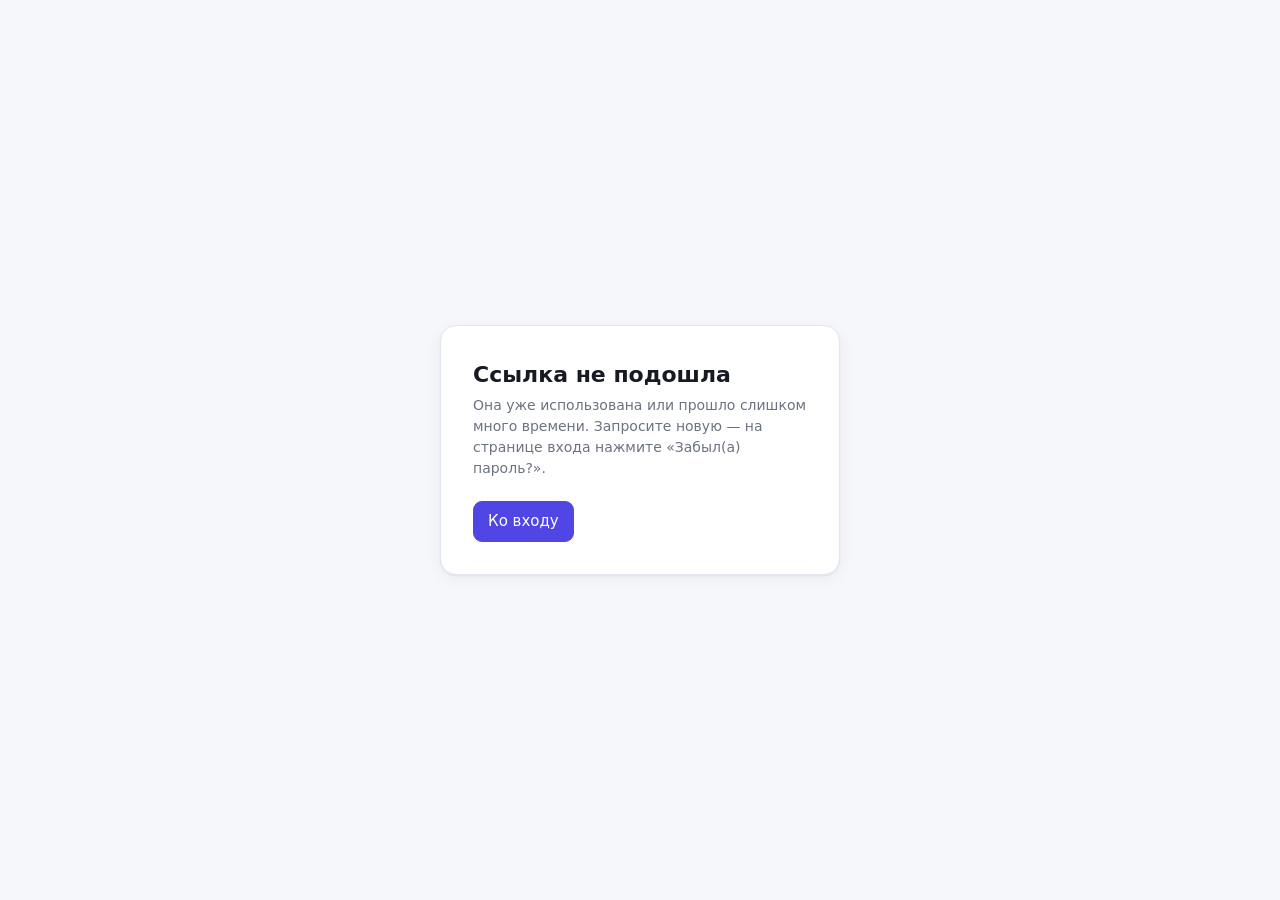
<file: reset-password/index.html>
<!DOCTYPE html><!--jeE7sSH2PjlYSfNGEkPfQ--><html lang="ru"><head><meta charSet="utf-8"/><meta name="viewport" content="width=device-width, initial-scale=1"/><link rel="stylesheet" href="/_next/static/css/d71e8cdc0aca7fd3.css" data-precedence="next"/><link rel="preload" as="script" fetchPriority="low" href="/_next/static/chunks/webpack-9d795f9e26b86992.js"/><script src="/_next/static/chunks/4bd1b696-c023c6e3521b1417.js" async=""></script><script src="/_next/static/chunks/255-0e5ac6cd71b0e266.js" async=""></script><script src="/_next/static/chunks/main-app-96b311e52fec3f21.js" async=""></script><script src="/_next/static/chunks/44530001-bad5cebf75b9317a.js" async=""></script><script src="/_next/static/chunks/650-5fef0e209f78b0b5.js" async=""></script><script src="/_next/static/chunks/619-ba102abea3e3d0e4.js" async=""></script><script src="/_next/static/chunks/app/reset-password/page-7dd982171a713e51.js" async=""></script><title>P&amp;M</title><meta name="description" content="Задачи, списки, канбан, заметки и напоминания в Telegram"/><link rel="icon" href="/favicon.ico" type="image/x-icon" sizes="32x32"/><link rel="icon" href="/icon.png?5fbb465550816641" type="image/png" sizes="180x180"/><script>try{if(localStorage.getItem('theme')==='dark')document.documentElement.setAttribute('data-theme','dark')}catch(e){}</script><script src="/_next/static/chunks/polyfills-42372ed130431b0a.js" noModule=""></script></head><body><div hidden=""><!--$--><!--/$--></div><div class="auth-page"><div class="auth-card"><p class="sub">Проверяем ссылку…</p></div></div><!--$--><!--/$--><script src="/_next/static/chunks/webpack-9d795f9e26b86992.js" id="_R_" async=""></script><script>(self.__next_f=self.__next_f||[]).push([0])</script><script>self.__next_f.push([1,"1:\"$Sreact.fragment\"\n2:I[9766,[],\"\"]\n3:I[8924,[],\"\"]\n4:I[5906,[\"730\",\"static/chunks/44530001-bad5cebf75b9317a.js\",\"650\",\"static/chunks/650-5fef0e209f78b0b5.js\",\"619\",\"static/chunks/619-ba102abea3e3d0e4.js\",\"700\",\"static/chunks/app/reset-password/page-7dd982171a713e51.js\"],\"default\"]\n5:I[4431,[],\"OutletBoundary\"]\n7:I[5278,[],\"AsyncMetadataOutlet\"]\n9:I[4431,[],\"ViewportBoundary\"]\nb:I[4431,[],\"MetadataBoundary\"]\nc:\"$Sreact.suspense\"\ne:I[7150,[],\"\"]\n:HL[\"/_next/static/css/d71e8cdc0aca7fd3.css\",\"style\"]\n"])</script><script>self.__next_f.push([1,"0:{\"P\":null,\"b\":\"jeE7sSH2PjlYSfNGEkPfQ\",\"p\":\"\",\"c\":[\"\",\"reset-password\",\"\"],\"i\":false,\"f\":[[[\"\",{\"children\":[\"reset-password\",{\"children\":[\"__PAGE__\",{}]}]},\"$undefined\",\"$undefined\",true],[\"\",[\"$\",\"$1\",\"c\",{\"children\":[[[\"$\",\"link\",\"0\",{\"rel\":\"stylesheet\",\"href\":\"/_next/static/css/d71e8cdc0aca7fd3.css\",\"precedence\":\"next\",\"crossOrigin\":\"$undefined\",\"nonce\":\"$undefined\"}]],[\"$\",\"html\",null,{\"lang\":\"ru\",\"children\":[[\"$\",\"head\",null,{\"children\":[\"$\",\"script\",null,{\"dangerouslySetInnerHTML\":{\"__html\":\"try{if(localStorage.getItem('theme')==='dark')document.documentElement.setAttribute('data-theme','dark')}catch(e){}\"}}]}],[\"$\",\"body\",null,{\"children\":[\"$\",\"$L2\",null,{\"parallelRouterKey\":\"children\",\"error\":\"$undefined\",\"errorStyles\":\"$undefined\",\"errorScripts\":\"$undefined\",\"template\":[\"$\",\"$L3\",null,{}],\"templateStyles\":\"$undefined\",\"templateScripts\":\"$undefined\",\"notFound\":[[[\"$\",\"title\",null,{\"children\":\"404: This page could not be found.\"}],[\"$\",\"div\",null,{\"style\":{\"fontFamily\":\"system-ui,\\\"Segoe UI\\\",Roboto,Helvetica,Arial,sans-serif,\\\"Apple Color Emoji\\\",\\\"Segoe UI Emoji\\\"\",\"height\":\"100vh\",\"textAlign\":\"center\",\"display\":\"flex\",\"flexDirection\":\"column\",\"alignItems\":\"center\",\"justifyContent\":\"center\"},\"children\":[\"$\",\"div\",null,{\"children\":[[\"$\",\"style\",null,{\"dangerouslySetInnerHTML\":{\"__html\":\"body{color:#000;background:#fff;margin:0}.next-error-h1{border-right:1px solid rgba(0,0,0,.3)}@media (prefers-color-scheme:dark){body{color:#fff;background:#000}.next-error-h1{border-right:1px solid rgba(255,255,255,.3)}}\"}}],[\"$\",\"h1\",null,{\"className\":\"next-error-h1\",\"style\":{\"display\":\"inline-block\",\"margin\":\"0 20px 0 0\",\"padding\":\"0 23px 0 0\",\"fontSize\":24,\"fontWeight\":500,\"verticalAlign\":\"top\",\"lineHeight\":\"49px\"},\"children\":404}],[\"$\",\"div\",null,{\"style\":{\"display\":\"inline-block\"},\"children\":[\"$\",\"h2\",null,{\"style\":{\"fontSize\":14,\"fontWeight\":400,\"lineHeight\":\"49px\",\"margin\":0},\"children\":\"This page could not be found.\"}]}]]}]}]],[]],\"forbidden\":\"$undefined\",\"unauthorized\":\"$undefined\"}]}]]}]]}],{\"children\":[\"reset-password\",[\"$\",\"$1\",\"c\",{\"children\":[null,[\"$\",\"$L2\",null,{\"parallelRouterKey\":\"children\",\"error\":\"$undefined\",\"errorStyles\":\"$undefined\",\"errorScripts\":\"$undefined\",\"template\":[\"$\",\"$L3\",null,{}],\"templateStyles\":\"$undefined\",\"templateScripts\":\"$undefined\",\"notFound\":\"$undefined\",\"forbidden\":\"$undefined\",\"unauthorized\":\"$undefined\"}]]}],{\"children\":[\"__PAGE__\",[\"$\",\"$1\",\"c\",{\"children\":[[\"$\",\"$L4\",null,{}],null,[\"$\",\"$L5\",null,{\"children\":[\"$L6\",[\"$\",\"$L7\",null,{\"promise\":\"$@8\"}]]}]]}],{},null,false]},null,false]},null,false],[\"$\",\"$1\",\"h\",{\"children\":[null,[[\"$\",\"$L9\",null,{\"children\":\"$La\"}],null],[\"$\",\"$Lb\",null,{\"children\":[\"$\",\"div\",null,{\"hidden\":true,\"children\":[\"$\",\"$c\",null,{\"fallback\":null,\"children\":\"$Ld\"}]}]}]]}],false]],\"m\":\"$undefined\",\"G\":[\"$e\",[]],\"s\":false,\"S\":true}\n"])</script><script>self.__next_f.push([1,"a:[[\"$\",\"meta\",\"0\",{\"charSet\":\"utf-8\"}],[\"$\",\"meta\",\"1\",{\"name\":\"viewport\",\"content\":\"width=device-width, initial-scale=1\"}]]\n6:null\n"])</script><script>self.__next_f.push([1,"f:I[622,[],\"IconMark\"]\n8:{\"metadata\":[[\"$\",\"title\",\"0\",{\"children\":\"P\u0026M\"}],[\"$\",\"meta\",\"1\",{\"name\":\"description\",\"content\":\"Задачи, списки, канбан, заметки и напоминания в Telegram\"}],[\"$\",\"link\",\"2\",{\"rel\":\"icon\",\"href\":\"/favicon.ico\",\"type\":\"image/x-icon\",\"sizes\":\"32x32\"}],[\"$\",\"link\",\"3\",{\"rel\":\"icon\",\"href\":\"/icon.png?5fbb465550816641\",\"type\":\"image/png\",\"sizes\":\"180x180\"}],[\"$\",\"$Lf\",\"4\",{}]],\"error\":null,\"digest\":\"$undefined\"}\n"])</script><script>self.__next_f.push([1,"d:\"$8:metadata\"\n"])</script></body></html>
</file>
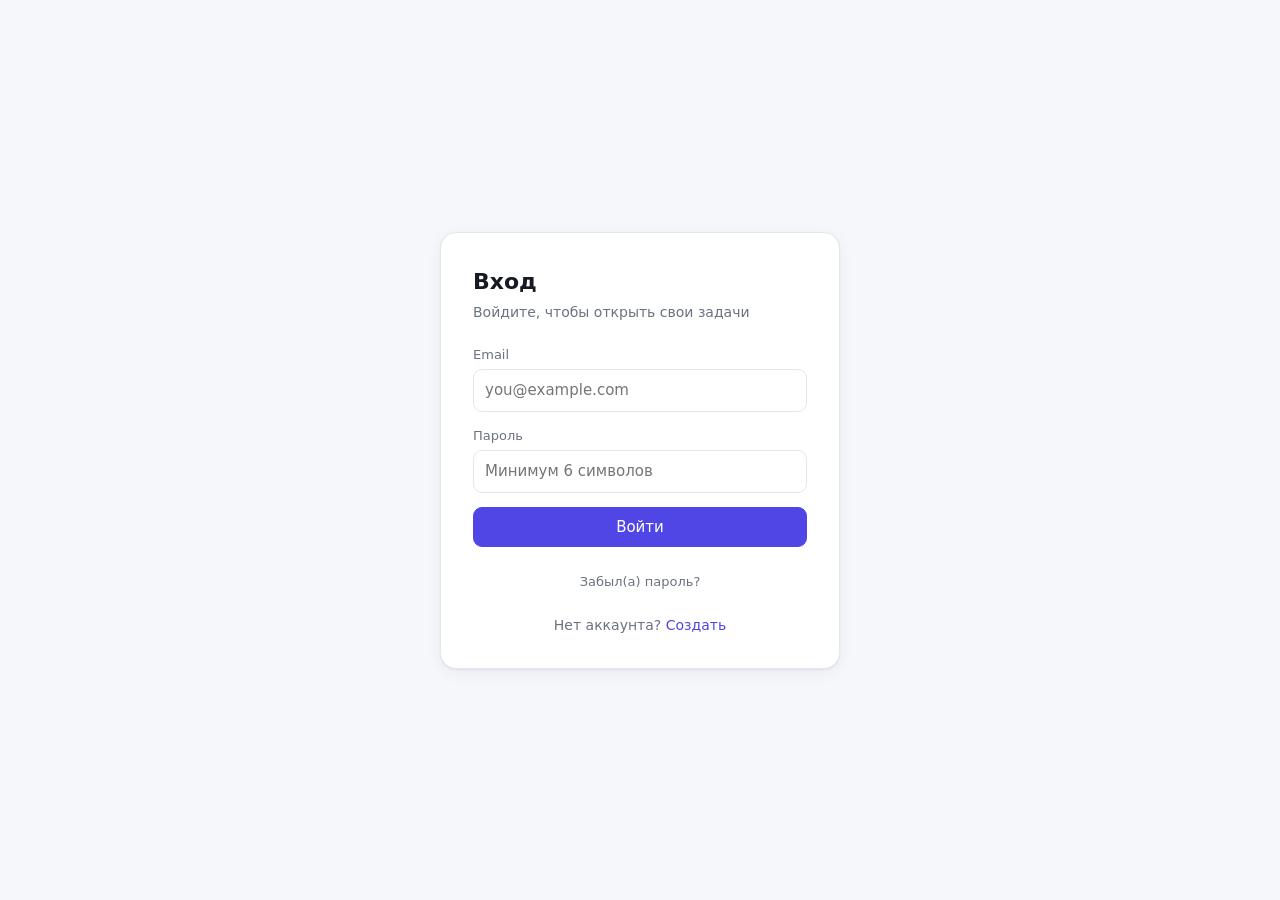
<file: settings/index.html>
<!DOCTYPE html><!--jeE7sSH2PjlYSfNGEkPfQ--><html lang="ru"><head><meta charSet="utf-8"/><meta name="viewport" content="width=device-width, initial-scale=1"/><link rel="stylesheet" href="/_next/static/css/d71e8cdc0aca7fd3.css" data-precedence="next"/><link rel="preload" as="script" fetchPriority="low" href="/_next/static/chunks/webpack-9d795f9e26b86992.js"/><script src="/_next/static/chunks/4bd1b696-c023c6e3521b1417.js" async=""></script><script src="/_next/static/chunks/255-0e5ac6cd71b0e266.js" async=""></script><script src="/_next/static/chunks/main-app-96b311e52fec3f21.js" async=""></script><script src="/_next/static/chunks/44530001-bad5cebf75b9317a.js" async=""></script><script src="/_next/static/chunks/650-5fef0e209f78b0b5.js" async=""></script><script src="/_next/static/chunks/619-ba102abea3e3d0e4.js" async=""></script><script src="/_next/static/chunks/app/(app)/layout-bcf32bcb85cdc3db.js" async=""></script><script src="/_next/static/chunks/307-83ef19a2c8d1e7a5.js" async=""></script><script src="/_next/static/chunks/app/(app)/settings/page-199b707de6364a76.js" async=""></script><title>P&amp;M</title><meta name="description" content="Задачи, списки, канбан, заметки и напоминания в Telegram"/><link rel="icon" href="/favicon.ico" type="image/x-icon" sizes="32x32"/><link rel="icon" href="/icon.png?5fbb465550816641" type="image/png" sizes="180x180"/><script>try{if(localStorage.getItem('theme')==='dark')document.documentElement.setAttribute('data-theme','dark')}catch(e){}</script><script src="/_next/static/chunks/polyfills-42372ed130431b0a.js" noModule=""></script></head><body><div hidden=""><!--$--><!--/$--></div><!--$!--><template data-dgst="BAILOUT_TO_CLIENT_SIDE_RENDERING"></template><div class="empty">Загрузка…</div><!--/$--><script src="/_next/static/chunks/webpack-9d795f9e26b86992.js" id="_R_" async=""></script><script>(self.__next_f=self.__next_f||[]).push([0])</script><script>self.__next_f.push([1,"1:\"$Sreact.fragment\"\n2:I[9766,[],\"\"]\n3:I[8924,[],\"\"]\n4:\"$Sreact.suspense\"\n5:I[7320,[\"730\",\"static/chunks/44530001-bad5cebf75b9317a.js\",\"650\",\"static/chunks/650-5fef0e209f78b0b5.js\",\"619\",\"static/chunks/619-ba102abea3e3d0e4.js\",\"944\",\"static/chunks/app/(app)/layout-bcf32bcb85cdc3db.js\"],\"default\"]\n6:I[8314,[\"730\",\"static/chunks/44530001-bad5cebf75b9317a.js\",\"650\",\"static/chunks/650-5fef0e209f78b0b5.js\",\"619\",\"static/chunks/619-ba102abea3e3d0e4.js\",\"307\",\"static/chunks/307-83ef19a2c8d1e7a5.js\",\"109\",\"static/chunks/app/(app)/settings/page-199b707de6364a76.js\"],\"default\"]\n7:I[4431,[],\"OutletBoundary\"]\n9:I[5278,[],\"AsyncMetadataOutlet\"]\nb:I[4431,[],\"ViewportBoundary\"]\nd:I[4431,[],\"MetadataBoundary\"]\nf:I[7150,[],\"\"]\n:HL[\"/_next/static/css/d71e8cdc0aca7fd3.css\",\"style\"]\n"])</script><script>self.__next_f.push([1,"0:{\"P\":null,\"b\":\"jeE7sSH2PjlYSfNGEkPfQ\",\"p\":\"\",\"c\":[\"\",\"settings\",\"\"],\"i\":false,\"f\":[[[\"\",{\"children\":[\"(app)\",{\"children\":[\"settings\",{\"children\":[\"__PAGE__\",{}]}]}]},\"$undefined\",\"$undefined\",true],[\"\",[\"$\",\"$1\",\"c\",{\"children\":[[[\"$\",\"link\",\"0\",{\"rel\":\"stylesheet\",\"href\":\"/_next/static/css/d71e8cdc0aca7fd3.css\",\"precedence\":\"next\",\"crossOrigin\":\"$undefined\",\"nonce\":\"$undefined\"}]],[\"$\",\"html\",null,{\"lang\":\"ru\",\"children\":[[\"$\",\"head\",null,{\"children\":[\"$\",\"script\",null,{\"dangerouslySetInnerHTML\":{\"__html\":\"try{if(localStorage.getItem('theme')==='dark')document.documentElement.setAttribute('data-theme','dark')}catch(e){}\"}}]}],[\"$\",\"body\",null,{\"children\":[\"$\",\"$L2\",null,{\"parallelRouterKey\":\"children\",\"error\":\"$undefined\",\"errorStyles\":\"$undefined\",\"errorScripts\":\"$undefined\",\"template\":[\"$\",\"$L3\",null,{}],\"templateStyles\":\"$undefined\",\"templateScripts\":\"$undefined\",\"notFound\":[[[\"$\",\"title\",null,{\"children\":\"404: This page could not be found.\"}],[\"$\",\"div\",null,{\"style\":{\"fontFamily\":\"system-ui,\\\"Segoe UI\\\",Roboto,Helvetica,Arial,sans-serif,\\\"Apple Color Emoji\\\",\\\"Segoe UI Emoji\\\"\",\"height\":\"100vh\",\"textAlign\":\"center\",\"display\":\"flex\",\"flexDirection\":\"column\",\"alignItems\":\"center\",\"justifyContent\":\"center\"},\"children\":[\"$\",\"div\",null,{\"children\":[[\"$\",\"style\",null,{\"dangerouslySetInnerHTML\":{\"__html\":\"body{color:#000;background:#fff;margin:0}.next-error-h1{border-right:1px solid rgba(0,0,0,.3)}@media (prefers-color-scheme:dark){body{color:#fff;background:#000}.next-error-h1{border-right:1px solid rgba(255,255,255,.3)}}\"}}],[\"$\",\"h1\",null,{\"className\":\"next-error-h1\",\"style\":{\"display\":\"inline-block\",\"margin\":\"0 20px 0 0\",\"padding\":\"0 23px 0 0\",\"fontSize\":24,\"fontWeight\":500,\"verticalAlign\":\"top\",\"lineHeight\":\"49px\"},\"children\":404}],[\"$\",\"div\",null,{\"style\":{\"display\":\"inline-block\"},\"children\":[\"$\",\"h2\",null,{\"style\":{\"fontSize\":14,\"fontWeight\":400,\"lineHeight\":\"49px\",\"margin\":0},\"children\":\"This page could not be found.\"}]}]]}]}]],[]],\"forbidden\":\"$undefined\",\"unauthorized\":\"$undefined\"}]}]]}]]}],{\"children\":[\"(app)\",[\"$\",\"$1\",\"c\",{\"children\":[null,[\"$\",\"$4\",null,{\"fallback\":[\"$\",\"div\",null,{\"className\":\"empty\",\"children\":\"Загрузка…\"}],\"children\":[\"$\",\"$L5\",null,{\"children\":[\"$\",\"$L2\",null,{\"parallelRouterKey\":\"children\",\"error\":\"$undefined\",\"errorStyles\":\"$undefined\",\"errorScripts\":\"$undefined\",\"template\":[\"$\",\"$L3\",null,{}],\"templateStyles\":\"$undefined\",\"templateScripts\":\"$undefined\",\"notFound\":[[[\"$\",\"title\",null,{\"children\":\"404: This page could not be found.\"}],[\"$\",\"div\",null,{\"style\":\"$0:f:0:1:1:props:children:1:props:children:1:props:children:props:notFound:0:1:props:style\",\"children\":[\"$\",\"div\",null,{\"children\":[[\"$\",\"style\",null,{\"dangerouslySetInnerHTML\":{\"__html\":\"body{color:#000;background:#fff;margin:0}.next-error-h1{border-right:1px solid rgba(0,0,0,.3)}@media (prefers-color-scheme:dark){body{color:#fff;background:#000}.next-error-h1{border-right:1px solid rgba(255,255,255,.3)}}\"}}],[\"$\",\"h1\",null,{\"className\":\"next-error-h1\",\"style\":\"$0:f:0:1:1:props:children:1:props:children:1:props:children:props:notFound:0:1:props:children:props:children:1:props:style\",\"children\":404}],[\"$\",\"div\",null,{\"style\":\"$0:f:0:1:1:props:children:1:props:children:1:props:children:props:notFound:0:1:props:children:props:children:2:props:style\",\"children\":[\"$\",\"h2\",null,{\"style\":\"$0:f:0:1:1:props:children:1:props:children:1:props:children:props:notFound:0:1:props:children:props:children:2:props:children:props:style\",\"children\":\"This page could not be found.\"}]}]]}]}]],[]],\"forbidden\":\"$undefined\",\"unauthorized\":\"$undefined\"}]}]}]]}],{\"children\":[\"settings\",[\"$\",\"$1\",\"c\",{\"children\":[null,[\"$\",\"$L2\",null,{\"parallelRouterKey\":\"children\",\"error\":\"$undefined\",\"errorStyles\":\"$undefined\",\"errorScripts\":\"$undefined\",\"template\":[\"$\",\"$L3\",null,{}],\"templateStyles\":\"$undefined\",\"templateScripts\":\"$undefined\",\"notFound\":\"$undefined\",\"forbidden\":\"$undefined\",\"unauthorized\":\"$undefined\"}]]}],{\"children\":[\"__PAGE__\",[\"$\",\"$1\",\"c\",{\"children\":[[\"$\",\"$L6\",null,{}],null,[\"$\",\"$L7\",null,{\"children\":[\"$L8\",[\"$\",\"$L9\",null,{\"promise\":\"$@a\"}]]}]]}],{},null,false]},null,false]},null,false]},null,false],[\"$\",\"$1\",\"h\",{\"children\":[null,[[\"$\",\"$Lb\",null,{\"children\":\"$Lc\"}],null],[\"$\",\"$Ld\",null,{\"children\":[\"$\",\"div\",null,{\"hidden\":true,\"children\":[\"$\",\"$4\",null,{\"fallback\":null,\"children\":\"$Le\"}]}]}]]}],false]],\"m\":\"$undefined\",\"G\":[\"$f\",[]],\"s\":false,\"S\":true}\n"])</script><script>self.__next_f.push([1,"c:[[\"$\",\"meta\",\"0\",{\"charSet\":\"utf-8\"}],[\"$\",\"meta\",\"1\",{\"name\":\"viewport\",\"content\":\"width=device-width, initial-scale=1\"}]]\n8:null\n"])</script><script>self.__next_f.push([1,"10:I[622,[],\"IconMark\"]\na:{\"metadata\":[[\"$\",\"title\",\"0\",{\"children\":\"P\u0026M\"}],[\"$\",\"meta\",\"1\",{\"name\":\"description\",\"content\":\"Задачи, списки, канбан, заметки и напоминания в Telegram\"}],[\"$\",\"link\",\"2\",{\"rel\":\"icon\",\"href\":\"/favicon.ico\",\"type\":\"image/x-icon\",\"sizes\":\"32x32\"}],[\"$\",\"link\",\"3\",{\"rel\":\"icon\",\"href\":\"/icon.png?5fbb465550816641\",\"type\":\"image/png\",\"sizes\":\"180x180\"}],[\"$\",\"$L10\",\"4\",{}]],\"error\":null,\"digest\":\"$undefined\"}\n"])</script><script>self.__next_f.push([1,"e:\"$a:metadata\"\n"])</script></body></html>
</file>
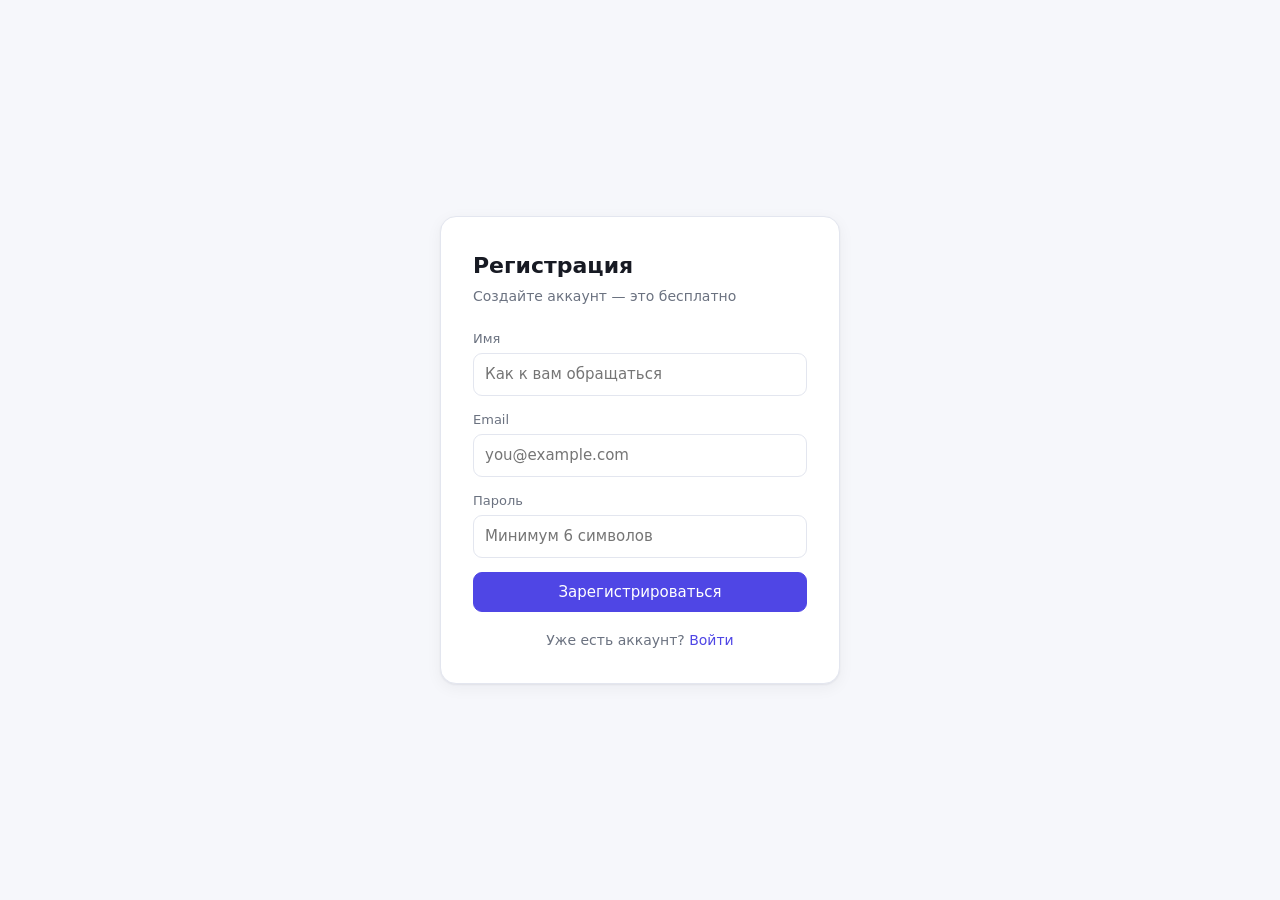
<file: signup/index.html>
<!DOCTYPE html><!--jeE7sSH2PjlYSfNGEkPfQ--><html lang="ru"><head><meta charSet="utf-8"/><meta name="viewport" content="width=device-width, initial-scale=1"/><link rel="stylesheet" href="/_next/static/css/d71e8cdc0aca7fd3.css" data-precedence="next"/><link rel="preload" as="script" fetchPriority="low" href="/_next/static/chunks/webpack-9d795f9e26b86992.js"/><script src="/_next/static/chunks/4bd1b696-c023c6e3521b1417.js" async=""></script><script src="/_next/static/chunks/255-0e5ac6cd71b0e266.js" async=""></script><script src="/_next/static/chunks/main-app-96b311e52fec3f21.js" async=""></script><script src="/_next/static/chunks/44530001-bad5cebf75b9317a.js" async=""></script><script src="/_next/static/chunks/650-5fef0e209f78b0b5.js" async=""></script><script src="/_next/static/chunks/619-ba102abea3e3d0e4.js" async=""></script><script src="/_next/static/chunks/423-ce1d999a50182540.js" async=""></script><script src="/_next/static/chunks/app/signup/page-6521111e4f47bd14.js" async=""></script><title>P&amp;M</title><meta name="description" content="Задачи, списки, канбан, заметки и напоминания в Telegram"/><link rel="icon" href="/favicon.ico" type="image/x-icon" sizes="32x32"/><link rel="icon" href="/icon.png?5fbb465550816641" type="image/png" sizes="180x180"/><script>try{if(localStorage.getItem('theme')==='dark')document.documentElement.setAttribute('data-theme','dark')}catch(e){}</script><script src="/_next/static/chunks/polyfills-42372ed130431b0a.js" noModule=""></script></head><body><div hidden=""><!--$--><!--/$--></div><div class="auth-page"><div class="auth-card"><h1>Регистрация</h1><p class="sub">Создайте аккаунт — это бесплатно</p><form><label class="field"><span>Имя</span><input type="text" placeholder="Как к вам обращаться" autoComplete="name" value=""/></label><label class="field"><span>Email</span><input type="email" required="" placeholder="you@example.com" autoComplete="email" value=""/></label><label class="field"><span>Пароль</span><input type="password" required="" minLength="6" placeholder="Минимум 6 символов" autoComplete="new-password" value=""/></label><button class="btn btn-primary" type="submit">Зарегистрироваться</button></form><div class="auth-switch">Уже есть аккаунт? <a href="/login/">Войти</a></div></div></div><!--$--><!--/$--><script src="/_next/static/chunks/webpack-9d795f9e26b86992.js" id="_R_" async=""></script><script>(self.__next_f=self.__next_f||[]).push([0])</script><script>self.__next_f.push([1,"1:\"$Sreact.fragment\"\n2:I[9766,[],\"\"]\n3:I[8924,[],\"\"]\n4:I[1154,[\"730\",\"static/chunks/44530001-bad5cebf75b9317a.js\",\"650\",\"static/chunks/650-5fef0e209f78b0b5.js\",\"619\",\"static/chunks/619-ba102abea3e3d0e4.js\",\"423\",\"static/chunks/423-ce1d999a50182540.js\",\"879\",\"static/chunks/app/signup/page-6521111e4f47bd14.js\"],\"default\"]\n5:I[4431,[],\"OutletBoundary\"]\n7:I[5278,[],\"AsyncMetadataOutlet\"]\n9:I[4431,[],\"ViewportBoundary\"]\nb:I[4431,[],\"MetadataBoundary\"]\nc:\"$Sreact.suspense\"\ne:I[7150,[],\"\"]\n:HL[\"/_next/static/css/d71e8cdc0aca7fd3.css\",\"style\"]\n"])</script><script>self.__next_f.push([1,"0:{\"P\":null,\"b\":\"jeE7sSH2PjlYSfNGEkPfQ\",\"p\":\"\",\"c\":[\"\",\"signup\",\"\"],\"i\":false,\"f\":[[[\"\",{\"children\":[\"signup\",{\"children\":[\"__PAGE__\",{}]}]},\"$undefined\",\"$undefined\",true],[\"\",[\"$\",\"$1\",\"c\",{\"children\":[[[\"$\",\"link\",\"0\",{\"rel\":\"stylesheet\",\"href\":\"/_next/static/css/d71e8cdc0aca7fd3.css\",\"precedence\":\"next\",\"crossOrigin\":\"$undefined\",\"nonce\":\"$undefined\"}]],[\"$\",\"html\",null,{\"lang\":\"ru\",\"children\":[[\"$\",\"head\",null,{\"children\":[\"$\",\"script\",null,{\"dangerouslySetInnerHTML\":{\"__html\":\"try{if(localStorage.getItem('theme')==='dark')document.documentElement.setAttribute('data-theme','dark')}catch(e){}\"}}]}],[\"$\",\"body\",null,{\"children\":[\"$\",\"$L2\",null,{\"parallelRouterKey\":\"children\",\"error\":\"$undefined\",\"errorStyles\":\"$undefined\",\"errorScripts\":\"$undefined\",\"template\":[\"$\",\"$L3\",null,{}],\"templateStyles\":\"$undefined\",\"templateScripts\":\"$undefined\",\"notFound\":[[[\"$\",\"title\",null,{\"children\":\"404: This page could not be found.\"}],[\"$\",\"div\",null,{\"style\":{\"fontFamily\":\"system-ui,\\\"Segoe UI\\\",Roboto,Helvetica,Arial,sans-serif,\\\"Apple Color Emoji\\\",\\\"Segoe UI Emoji\\\"\",\"height\":\"100vh\",\"textAlign\":\"center\",\"display\":\"flex\",\"flexDirection\":\"column\",\"alignItems\":\"center\",\"justifyContent\":\"center\"},\"children\":[\"$\",\"div\",null,{\"children\":[[\"$\",\"style\",null,{\"dangerouslySetInnerHTML\":{\"__html\":\"body{color:#000;background:#fff;margin:0}.next-error-h1{border-right:1px solid rgba(0,0,0,.3)}@media (prefers-color-scheme:dark){body{color:#fff;background:#000}.next-error-h1{border-right:1px solid rgba(255,255,255,.3)}}\"}}],[\"$\",\"h1\",null,{\"className\":\"next-error-h1\",\"style\":{\"display\":\"inline-block\",\"margin\":\"0 20px 0 0\",\"padding\":\"0 23px 0 0\",\"fontSize\":24,\"fontWeight\":500,\"verticalAlign\":\"top\",\"lineHeight\":\"49px\"},\"children\":404}],[\"$\",\"div\",null,{\"style\":{\"display\":\"inline-block\"},\"children\":[\"$\",\"h2\",null,{\"style\":{\"fontSize\":14,\"fontWeight\":400,\"lineHeight\":\"49px\",\"margin\":0},\"children\":\"This page could not be found.\"}]}]]}]}]],[]],\"forbidden\":\"$undefined\",\"unauthorized\":\"$undefined\"}]}]]}]]}],{\"children\":[\"signup\",[\"$\",\"$1\",\"c\",{\"children\":[null,[\"$\",\"$L2\",null,{\"parallelRouterKey\":\"children\",\"error\":\"$undefined\",\"errorStyles\":\"$undefined\",\"errorScripts\":\"$undefined\",\"template\":[\"$\",\"$L3\",null,{}],\"templateStyles\":\"$undefined\",\"templateScripts\":\"$undefined\",\"notFound\":\"$undefined\",\"forbidden\":\"$undefined\",\"unauthorized\":\"$undefined\"}]]}],{\"children\":[\"__PAGE__\",[\"$\",\"$1\",\"c\",{\"children\":[[\"$\",\"$L4\",null,{\"mode\":\"signup\"}],null,[\"$\",\"$L5\",null,{\"children\":[\"$L6\",[\"$\",\"$L7\",null,{\"promise\":\"$@8\"}]]}]]}],{},null,false]},null,false]},null,false],[\"$\",\"$1\",\"h\",{\"children\":[null,[[\"$\",\"$L9\",null,{\"children\":\"$La\"}],null],[\"$\",\"$Lb\",null,{\"children\":[\"$\",\"div\",null,{\"hidden\":true,\"children\":[\"$\",\"$c\",null,{\"fallback\":null,\"children\":\"$Ld\"}]}]}]]}],false]],\"m\":\"$undefined\",\"G\":[\"$e\",[]],\"s\":false,\"S\":true}\n"])</script><script>self.__next_f.push([1,"a:[[\"$\",\"meta\",\"0\",{\"charSet\":\"utf-8\"}],[\"$\",\"meta\",\"1\",{\"name\":\"viewport\",\"content\":\"width=device-width, initial-scale=1\"}]]\n6:null\n"])</script><script>self.__next_f.push([1,"f:I[622,[],\"IconMark\"]\n8:{\"metadata\":[[\"$\",\"title\",\"0\",{\"children\":\"P\u0026M\"}],[\"$\",\"meta\",\"1\",{\"name\":\"description\",\"content\":\"Задачи, списки, канбан, заметки и напоминания в Telegram\"}],[\"$\",\"link\",\"2\",{\"rel\":\"icon\",\"href\":\"/favicon.ico\",\"type\":\"image/x-icon\",\"sizes\":\"32x32\"}],[\"$\",\"link\",\"3\",{\"rel\":\"icon\",\"href\":\"/icon.png?5fbb465550816641\",\"type\":\"image/png\",\"sizes\":\"180x180\"}],[\"$\",\"$Lf\",\"4\",{}]],\"error\":null,\"digest\":\"$undefined\"}\n"])</script><script>self.__next_f.push([1,"d:\"$8:metadata\"\n"])</script></body></html>
</file>
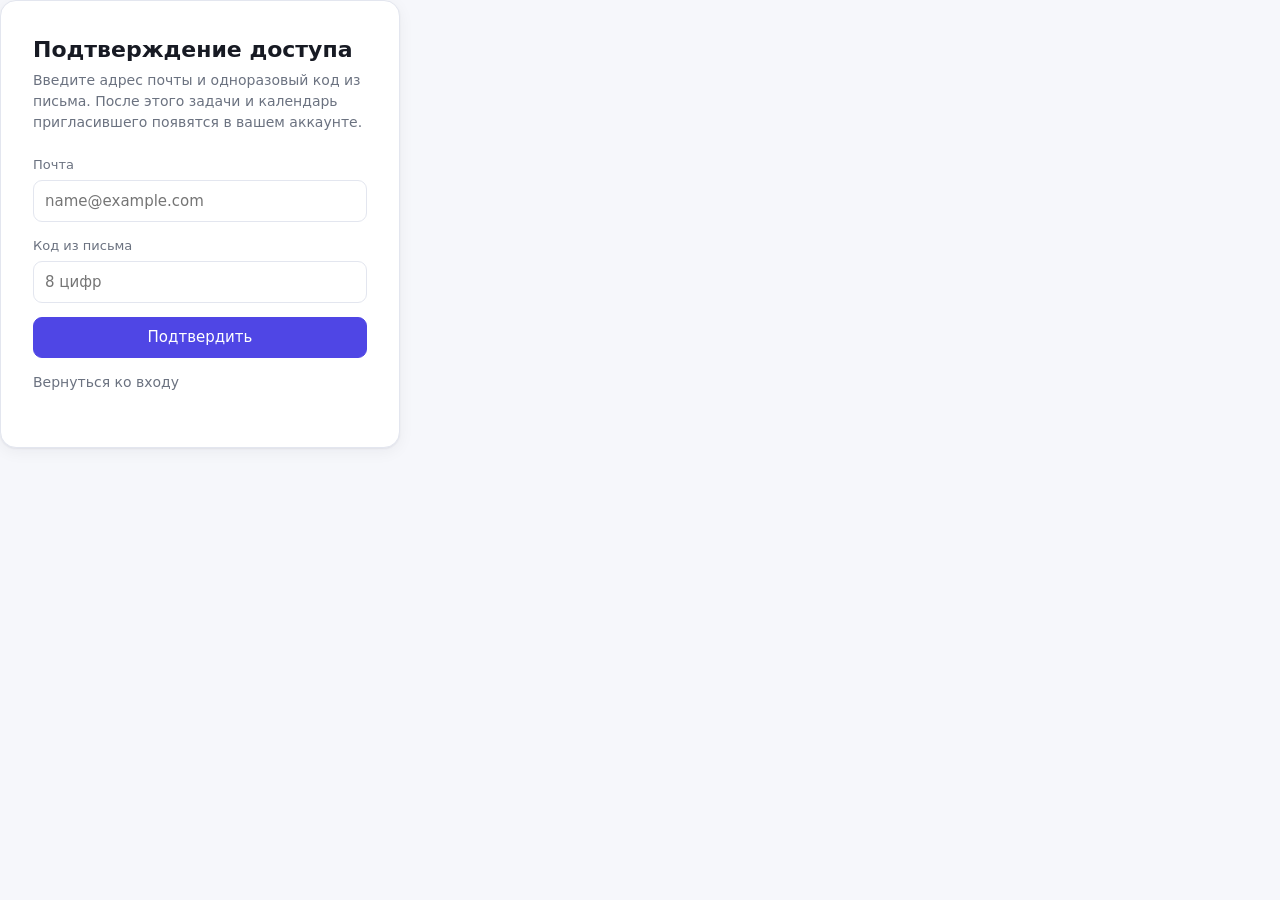
<file: shared/accept/index.html>
<!DOCTYPE html><!--jeE7sSH2PjlYSfNGEkPfQ--><html lang="ru"><head><meta charSet="utf-8"/><meta name="viewport" content="width=device-width, initial-scale=1"/><link rel="stylesheet" href="/_next/static/css/d71e8cdc0aca7fd3.css" data-precedence="next"/><link rel="preload" as="script" fetchPriority="low" href="/_next/static/chunks/webpack-9d795f9e26b86992.js"/><script src="/_next/static/chunks/4bd1b696-c023c6e3521b1417.js" async=""></script><script src="/_next/static/chunks/255-0e5ac6cd71b0e266.js" async=""></script><script src="/_next/static/chunks/main-app-96b311e52fec3f21.js" async=""></script><script src="/_next/static/chunks/44530001-bad5cebf75b9317a.js" async=""></script><script src="/_next/static/chunks/650-5fef0e209f78b0b5.js" async=""></script><script src="/_next/static/chunks/app/shared/accept/page-187e185c85ece65a.js" async=""></script><title>P&amp;M</title><meta name="description" content="Задачи, списки, канбан, заметки и напоминания в Telegram"/><link rel="icon" href="/favicon.ico" type="image/x-icon" sizes="32x32"/><link rel="icon" href="/icon.png?5fbb465550816641" type="image/png" sizes="180x180"/><script>try{if(localStorage.getItem('theme')==='dark')document.documentElement.setAttribute('data-theme','dark')}catch(e){}</script><script src="/_next/static/chunks/polyfills-42372ed130431b0a.js" noModule=""></script></head><body><div hidden=""><!--$--><!--/$--></div><!--$!--><template data-dgst="BAILOUT_TO_CLIENT_SIDE_RENDERING"></template><div class="empty">Загрузка…</div><!--/$--><!--$--><!--/$--><script src="/_next/static/chunks/webpack-9d795f9e26b86992.js" id="_R_" async=""></script><script>(self.__next_f=self.__next_f||[]).push([0])</script><script>self.__next_f.push([1,"1:\"$Sreact.fragment\"\n2:I[9766,[],\"\"]\n3:I[8924,[],\"\"]\n4:I[1998,[\"730\",\"static/chunks/44530001-bad5cebf75b9317a.js\",\"650\",\"static/chunks/650-5fef0e209f78b0b5.js\",\"755\",\"static/chunks/app/shared/accept/page-187e185c85ece65a.js\"],\"default\"]\n5:I[4431,[],\"OutletBoundary\"]\n7:I[5278,[],\"AsyncMetadataOutlet\"]\n9:I[4431,[],\"ViewportBoundary\"]\nb:I[4431,[],\"MetadataBoundary\"]\nc:\"$Sreact.suspense\"\ne:I[7150,[],\"\"]\n:HL[\"/_next/static/css/d71e8cdc0aca7fd3.css\",\"style\"]\n"])</script><script>self.__next_f.push([1,"0:{\"P\":null,\"b\":\"jeE7sSH2PjlYSfNGEkPfQ\",\"p\":\"\",\"c\":[\"\",\"shared\",\"accept\",\"\"],\"i\":false,\"f\":[[[\"\",{\"children\":[\"shared\",{\"children\":[\"accept\",{\"children\":[\"__PAGE__\",{}]}]}]},\"$undefined\",\"$undefined\",true],[\"\",[\"$\",\"$1\",\"c\",{\"children\":[[[\"$\",\"link\",\"0\",{\"rel\":\"stylesheet\",\"href\":\"/_next/static/css/d71e8cdc0aca7fd3.css\",\"precedence\":\"next\",\"crossOrigin\":\"$undefined\",\"nonce\":\"$undefined\"}]],[\"$\",\"html\",null,{\"lang\":\"ru\",\"children\":[[\"$\",\"head\",null,{\"children\":[\"$\",\"script\",null,{\"dangerouslySetInnerHTML\":{\"__html\":\"try{if(localStorage.getItem('theme')==='dark')document.documentElement.setAttribute('data-theme','dark')}catch(e){}\"}}]}],[\"$\",\"body\",null,{\"children\":[\"$\",\"$L2\",null,{\"parallelRouterKey\":\"children\",\"error\":\"$undefined\",\"errorStyles\":\"$undefined\",\"errorScripts\":\"$undefined\",\"template\":[\"$\",\"$L3\",null,{}],\"templateStyles\":\"$undefined\",\"templateScripts\":\"$undefined\",\"notFound\":[[[\"$\",\"title\",null,{\"children\":\"404: This page could not be found.\"}],[\"$\",\"div\",null,{\"style\":{\"fontFamily\":\"system-ui,\\\"Segoe UI\\\",Roboto,Helvetica,Arial,sans-serif,\\\"Apple Color Emoji\\\",\\\"Segoe UI Emoji\\\"\",\"height\":\"100vh\",\"textAlign\":\"center\",\"display\":\"flex\",\"flexDirection\":\"column\",\"alignItems\":\"center\",\"justifyContent\":\"center\"},\"children\":[\"$\",\"div\",null,{\"children\":[[\"$\",\"style\",null,{\"dangerouslySetInnerHTML\":{\"__html\":\"body{color:#000;background:#fff;margin:0}.next-error-h1{border-right:1px solid rgba(0,0,0,.3)}@media (prefers-color-scheme:dark){body{color:#fff;background:#000}.next-error-h1{border-right:1px solid rgba(255,255,255,.3)}}\"}}],[\"$\",\"h1\",null,{\"className\":\"next-error-h1\",\"style\":{\"display\":\"inline-block\",\"margin\":\"0 20px 0 0\",\"padding\":\"0 23px 0 0\",\"fontSize\":24,\"fontWeight\":500,\"verticalAlign\":\"top\",\"lineHeight\":\"49px\"},\"children\":404}],[\"$\",\"div\",null,{\"style\":{\"display\":\"inline-block\"},\"children\":[\"$\",\"h2\",null,{\"style\":{\"fontSize\":14,\"fontWeight\":400,\"lineHeight\":\"49px\",\"margin\":0},\"children\":\"This page could not be found.\"}]}]]}]}]],[]],\"forbidden\":\"$undefined\",\"unauthorized\":\"$undefined\"}]}]]}]]}],{\"children\":[\"shared\",[\"$\",\"$1\",\"c\",{\"children\":[null,[\"$\",\"$L2\",null,{\"parallelRouterKey\":\"children\",\"error\":\"$undefined\",\"errorStyles\":\"$undefined\",\"errorScripts\":\"$undefined\",\"template\":[\"$\",\"$L3\",null,{}],\"templateStyles\":\"$undefined\",\"templateScripts\":\"$undefined\",\"notFound\":\"$undefined\",\"forbidden\":\"$undefined\",\"unauthorized\":\"$undefined\"}]]}],{\"children\":[\"accept\",[\"$\",\"$1\",\"c\",{\"children\":[null,[\"$\",\"$L2\",null,{\"parallelRouterKey\":\"children\",\"error\":\"$undefined\",\"errorStyles\":\"$undefined\",\"errorScripts\":\"$undefined\",\"template\":[\"$\",\"$L3\",null,{}],\"templateStyles\":\"$undefined\",\"templateScripts\":\"$undefined\",\"notFound\":\"$undefined\",\"forbidden\":\"$undefined\",\"unauthorized\":\"$undefined\"}]]}],{\"children\":[\"__PAGE__\",[\"$\",\"$1\",\"c\",{\"children\":[[\"$\",\"$L4\",null,{}],null,[\"$\",\"$L5\",null,{\"children\":[\"$L6\",[\"$\",\"$L7\",null,{\"promise\":\"$@8\"}]]}]]}],{},null,false]},null,false]},null,false]},null,false],[\"$\",\"$1\",\"h\",{\"children\":[null,[[\"$\",\"$L9\",null,{\"children\":\"$La\"}],null],[\"$\",\"$Lb\",null,{\"children\":[\"$\",\"div\",null,{\"hidden\":true,\"children\":[\"$\",\"$c\",null,{\"fallback\":null,\"children\":\"$Ld\"}]}]}]]}],false]],\"m\":\"$undefined\",\"G\":[\"$e\",[]],\"s\":false,\"S\":true}\n"])</script><script>self.__next_f.push([1,"a:[[\"$\",\"meta\",\"0\",{\"charSet\":\"utf-8\"}],[\"$\",\"meta\",\"1\",{\"name\":\"viewport\",\"content\":\"width=device-width, initial-scale=1\"}]]\n6:null\n"])</script><script>self.__next_f.push([1,"f:I[622,[],\"IconMark\"]\n8:{\"metadata\":[[\"$\",\"title\",\"0\",{\"children\":\"P\u0026M\"}],[\"$\",\"meta\",\"1\",{\"name\":\"description\",\"content\":\"Задачи, списки, канбан, заметки и напоминания в Telegram\"}],[\"$\",\"link\",\"2\",{\"rel\":\"icon\",\"href\":\"/favicon.ico\",\"type\":\"image/x-icon\",\"sizes\":\"32x32\"}],[\"$\",\"link\",\"3\",{\"rel\":\"icon\",\"href\":\"/icon.png?5fbb465550816641\",\"type\":\"image/png\",\"sizes\":\"180x180\"}],[\"$\",\"$Lf\",\"4\",{}]],\"error\":null,\"digest\":\"$undefined\"}\n"])</script><script>self.__next_f.push([1,"d:\"$8:metadata\"\n"])</script></body></html>
</file>
<file: _next/static/css/d71e8cdc0aca7fd3.css>
:root{--bg:#f6f7fb;--surface:#ffffff;--surface-2:#f0f2f8;--border:#e3e6ef;--text:#171a23;--muted:#6b7280;--primary:#4f46e5;--primary-hover:#4338ca;--primary-soft:#eef2ff;--danger:#dc2626;--danger-soft:#fef2f2;--success:#16a34a;--warning:#d97706;--radius:12px;--shadow:0 1px 2px rgba(16,24,40,0.06),0 4px 16px rgba(16,24,40,0.05)}[data-theme=dark]{--bg:#0e1016;--surface:#171a23;--surface-2:#232735;--border:#343a4d;--text:#e8ebf5;--muted:#a2aabb;--primary:#838bff;--primary-hover:#9ba2ff;--primary-soft:#262b4a;--danger:#f87171;--danger-soft:#3a2027;--success:#4ade80;--warning:#fbbf24;--shadow:0 1px 2px rgba(0,0,0,0.4),0 4px 16px rgba(0,0,0,0.3)}[data-theme=dark] .btn-primary,[data-theme=dark] .weekday-picker button.on{color:#10121a}[data-theme=dark] .btn-danger{border-color:#6b3540}[data-theme=dark] .quick-hint{color:#10121a}[data-theme=dark] .task-check:not(.checked){color:var(--surface)}[data-theme=dark] .badge-priority-low{background:#2b3141;color:#cbd5e1}[data-theme=dark] .badge-priority-medium{background:#123044;color:#7dd3fc}[data-theme=dark] .badge-priority-high{background:#3a2c14;color:#fcd34d}[data-theme=dark] .badge-priority-urgent{background:#42202a;color:#fca5a5}[data-theme=dark] .badge-soon{background:#3a2a12}[data-theme=dark] .badge-repeat{background:#33203f;color:#d8b4fe}[data-theme=dark] .notice{color:#c7d2fe;border-color:#3b4270}[data-theme=dark] .notice.warn{background:#3a2a12;color:#fcd34d;border-color:#6b5420}[data-theme=dark] .auth-card .error{color:var(--danger)}[data-theme=dark] .note-card:hover,[data-theme=dark] .task-row:hover{border-color:#4b5470}[data-theme=dark] .badge-done{background:#143a26;color:#86efac}[data-theme=dark] .brand-mark{background-image:url(/brand-cat-dark.png)}[data-theme=dark] .brand-mark-left{background-image:url(/brand-cat-left-dark.png)}[data-theme=dark] .empty .big{background-image:url(/empty-cat-dark.png);filter:drop-shadow(0 5px 8px rgba(0,0,0,.55))}[data-theme=dark] .empty .big:after{background-image:url(/empty-cat-mark-dark.png)}@keyframes cat-mark-spin{0%{transform:rotate(0deg)}to{transform:rotate(1turn)}}@media (prefers-reduced-motion:reduce){.empty .big:after{animation:none}}*{box-sizing:border-box}body,html{margin:0;padding:0}body{font-family:ui-sans-serif,system-ui,-apple-system,Segoe UI,Roboto,Helvetica Neue,Arial,sans-serif;background:var(--bg);color:var(--text);font-size:15px;line-height:1.5;-webkit-font-smoothing:antialiased}a{color:inherit;text-decoration:none}button,input,select,textarea{font:inherit;color:inherit}.btn{display:inline-flex;align-items:center;justify-content:center;gap:6px;padding:8px 14px;border-radius:9px;border:1px solid var(--border);background:var(--surface);cursor:pointer;font-weight:500;transition:background .15s,border-color .15s,opacity .15s;white-space:nowrap}.btn:hover{background:var(--surface-2)}.btn:disabled{opacity:.55;cursor:not-allowed}.btn-primary{background:var(--primary);border-color:var(--primary);color:#fff}.btn-primary:hover{background:var(--primary-hover)}.btn-ghost{background:transparent;border-color:transparent;color:var(--muted)}.btn-ghost:hover{background:var(--surface-2);color:var(--text)}.btn-danger{color:var(--danger);border-color:#f3c9c9;background:var(--danger-soft)}.btn-sm{padding:4px 9px;font-size:13px;border-radius:7px}.field{display:flex;flex-direction:column;gap:5px}.field>span{font-size:13px;color:var(--muted);font-weight:500}input[type=datetime-local],input[type=email],input[type=number],input[type=password],input[type=text],input[type=time],select,textarea{width:100%;padding:9px 11px;border:1px solid var(--border);border-radius:9px;background:var(--surface);outline:none;transition:border-color .15s,box-shadow .15s}input:focus,select:focus,textarea:focus{border-color:var(--primary);box-shadow:0 0 0 3px var(--primary-soft)}textarea{resize:vertical;min-height:80px}.select-root{position:relative;width:100%}.select-trigger{width:100%;padding:9px 11px;border:1px solid var(--border);border-radius:9px;background:var(--surface);color:var(--text);font:inherit;text-align:left;cursor:pointer;display:flex;align-items:center;justify-content:space-between;gap:8px;outline:none;transition:border-color .18s,box-shadow .18s,background .18s}.select-trigger:hover{background:var(--surface-2)}.select-trigger.open,.select-trigger:focus-visible{border-color:var(--primary);box-shadow:0 0 0 3px var(--primary-soft)}.select-trigger:disabled{opacity:.55;cursor:not-allowed}.select-value{overflow:hidden;text-overflow:ellipsis;white-space:nowrap}.select-chevron{flex:none;color:var(--muted);font-size:14px;line-height:1;transition:transform .22s ease,color .18s ease}.select-trigger.open .select-chevron{transform:rotate(180deg);color:var(--primary)}.select-menu{position:fixed;z-index:80;overflow-y:auto;padding:4px;border:1px solid var(--border);border-radius:10px;background:var(--surface);box-shadow:0 12px 30px rgba(15,23,42,.16);opacity:0;visibility:hidden;pointer-events:none;transform:translateY(-6px) scale(.98);transform-origin:top center;transition:opacity .19s ease,transform .22s cubic-bezier(.22,1,.36,1),visibility .19s}.select-menu[data-open=true]{opacity:1;visibility:visible;pointer-events:auto;transform:none}.select-option{width:100%;padding:8px 10px;border:0;border-radius:7px;background:none;color:var(--text);font:inherit;font-size:14px;text-align:left;cursor:pointer;transition:background .14s ease,color .14s ease}.select-option.active,.select-option:hover{background:var(--surface-2)}.select-option.selected{color:var(--primary);font-weight:600}.select-option.selected:after{content:"✓";float:right}.auth-page{min-height:100vh;display:grid;place-items:center;padding:24px}.auth-card{width:100%;max-width:400px;background:var(--surface);border:1px solid var(--border);border-radius:16px;box-shadow:var(--shadow);padding:32px}.auth-card h1{margin:0 0 4px;font-size:22px}.auth-card .sub{margin:0 0 22px;color:var(--muted);font-size:14px}.auth-card form{display:flex;flex-direction:column;gap:14px}.auth-card .error{background:var(--danger-soft);color:var(--danger);border:1px solid #f3c9c9;border-radius:9px;padding:9px 12px;font-size:13px}.auth-switch{margin-top:18px;text-align:center;font-size:14px;color:var(--muted)}.auth-switch a{color:var(--primary);font-weight:500}.shell{display:flex;min-height:100vh;--sb-w:252px}.shell.sidebar-collapsed{--sb-w:0px}.sidebar{width:var(--sb-w);flex:0 0 var(--sb-w);background:var(--surface);border-right:1px solid var(--border);position:-webkit-sticky;position:sticky;top:0;height:100vh;overflow:hidden;transition:width .25s ease,flex-basis .25s ease,border-color .25s ease}.shell.sidebar-collapsed .sidebar{border-right-color:transparent}.sidebar-inner{width:252px;height:100%;padding:18px 14px;display:flex;flex-direction:column;gap:18px;overflow-y:auto;overflow-x:hidden;transition:opacity .18s ease}.shell.sidebar-collapsed .sidebar-inner{opacity:0;pointer-events:none}.sidebar-toggle{position:fixed;top:16px;left:239px;z-index:30;width:26px;height:26px;border-radius:50%;border:1px solid var(--border);background:var(--surface);color:var(--muted);font-size:17px;line-height:1;cursor:pointer;display:grid;place-items:center;box-shadow:0 1px 4px rgba(0,0,0,.1);transition:left .25s ease,background .15s ease,color .15s ease}.sidebar-toggle:hover{background:var(--primary-soft);color:var(--primary)}.shell.sidebar-collapsed .sidebar-toggle{left:17px}.brand{display:flex;align-items:center;justify-content:center;gap:10px;font-weight:700;font-size:17px;padding:0 6px}.brand-title{margin:0;white-space:nowrap}.brand-mark,.brand-mark-left{position:relative;display:inline-block;width:54px;height:54px;flex:none;background:url(/brand-cat.png) 50%/contain no-repeat}.brand-mark-left{background-image:url(/brand-cat-left.png);top:-8px}.nav{flex-direction:column;gap:2px}.nav,.nav a{display:flex}.nav a{padding:8px 10px;border-radius:8px;color:var(--muted);font-weight:500;align-items:center;gap:9px}.nav a:hover{background:var(--surface-2);color:var(--text)}.nav a.active{background:var(--primary-soft);color:var(--primary)}.nav-section{font-size:11px;text-transform:uppercase;letter-spacing:.06em;color:var(--muted);padding:0 10px;margin-bottom:2px;display:flex;justify-content:space-between;align-items:center}.nav-sub-wrap{margin:1px 0 2px 18px;display:grid;grid-template-rows:0fr;opacity:0;transition:grid-template-rows .28s ease,opacity .2s ease}.nav-sub-wrap.open{grid-template-rows:1fr;opacity:1}.nav-sub{min-height:0;overflow:hidden;padding-left:8px;border-left:1px solid var(--border);display:flex;flex-direction:column;gap:1px}.nav-sub a{padding:5px 8px;font-size:13px;font-weight:400}.dot{width:8px;height:8px;border-radius:50%;flex:0 0 8px}.sidebar-footer{margin-top:auto;border-top:1px solid var(--border);padding-top:12px;display:flex;flex-direction:column;gap:8px}.user-line{font-size:13px;color:var(--muted);overflow:hidden;text-overflow:ellipsis;white-space:nowrap;padding:0 4px}.main{--main-pad-x:32px;flex:1 1;min-width:0;padding:26px var(--main-pad-x) 60px;max-width:1180px;display:flex;flex-direction:column;transition:padding-left .25s ease}.shell.has-custom-zone .main{padding-right:calc(var(--main-pad-x) + var(--zone-reserve, 0px))}.shell.sidebar-collapsed .main{padding-left:48px}.main:has(>.empty){padding-bottom:26px}@keyframes page-enter{0%{opacity:0;transform:translateY(9px)}to{opacity:1;transform:none}}@keyframes page-reveal{0%{-webkit-mask-position:0 100%;mask-position:0 100%;opacity:.7;transform:translateY(6px)}to{-webkit-mask-position:0 0;mask-position:0 0;opacity:1;transform:none}}.page-enter{-webkit-mask-image:linear-gradient(180deg,#000 0,#000 55%,transparent);mask-image:linear-gradient(180deg,#000 0,#000 55%,transparent);-webkit-mask-size:100% 200%;mask-size:100% 200%;-webkit-mask-repeat:no-repeat;mask-repeat:no-repeat;animation:page-reveal .76s cubic-bezier(.22,1,.36,1) both}@media (prefers-reduced-motion:reduce){.cal-slide,.page-enter{animation:none}.page-enter{-webkit-mask-image:none;mask-image:none}.nav-sub-wrap{transition:none}}.page-header{display:flex;align-items:center;justify-content:space-between;gap:14px;margin-bottom:20px;flex-wrap:wrap}.page-title{font-size:24px;font-weight:700;margin:0}.page-sub{color:var(--muted);font-size:13px;margin:2px 0 0}.filter-bar{display:flex;flex-wrap:wrap;align-items:center;gap:8px;margin-bottom:14px;padding:10px 12px;background:var(--surface);border:1px solid var(--border);border-radius:var(--radius)}.filter-label{font-size:13px;font-weight:600;color:var(--muted)}.filter-bar .select-root{width:auto;min-width:148px}.filter-bar .select-trigger{padding:7px 10px;font-size:13px}.filter-bar .btn{margin-left:auto}.merge-select{max-width:260px}.lists-grid{display:grid;grid-template-columns:repeat(auto-fill,minmax(230px,1fr));grid-gap:12px;gap:12px}.list-card{position:relative;background:var(--surface);border:1px solid var(--border);border-radius:var(--radius);padding:14px;box-shadow:var(--shadow);animation:page-enter .79s cubic-bezier(.22,1,.36,1) both}.list-card:nth-child(2){animation-delay:.07s}.list-card:nth-child(3){animation-delay:.14s}.list-card:nth-child(4){animation-delay:.22s}.list-card:nth-child(5){animation-delay:.29s}.list-card:nth-child(n+6){animation-delay:.36s}.list-card-link{display:flex;flex-direction:column;gap:6px;padding-right:52px}.list-card-name{font-weight:600;overflow:hidden;text-overflow:ellipsis;white-space:nowrap}.list-card-actions{position:absolute;top:8px;right:8px;display:flex;gap:2px}.list-card-rename{display:flex;gap:6px;margin-top:10px}.list-title-edit{display:flex;align-items:center;gap:6px}.list-title-edit input{width:min(320px,55vw);font-size:20px;font-weight:700}.interval-control{display:flex;align-items:center;gap:6px;padding:3px 9px;border:1px solid var(--border);border-radius:9px;background:var(--surface);transition:border-color .15s,box-shadow .15s}.interval-control:focus-within{border-color:var(--primary);box-shadow:0 0 0 3px var(--primary-soft)}.interval-control button{width:26px;height:26px;flex:none;border:0;border-radius:6px;background:var(--surface-2);color:var(--muted);font-size:16px;line-height:1;cursor:pointer}.interval-control button:hover{color:var(--primary)}.interval-control input{width:48px;padding:4px 2px;border:0;background:transparent;text-align:center;font-feature-settings:"tnum";font-variant-numeric:tabular-nums}.interval-control input:focus{box-shadow:none}.interval-unit{color:var(--muted);font-size:13px}.interval-presets{margin-top:2px}.card{background:var(--surface);border:1px solid var(--border);border-radius:var(--radius);padding:16px}.card+.card{margin-top:14px}.card-title{font-size:15px;font-weight:600;margin:0 0 10px}.quick-add{display:flex;gap:9px;margin-bottom:16px}.quick-add input{flex:1 1}.quick-add-btn{position:relative;flex:0 0 auto}.quick-hint{position:absolute;bottom:calc(100% + 10px);right:0;z-index:20;width:max-content;max-width:230px;background:var(--text);color:#fff;font-size:12.5px;line-height:1.35;padding:7px 10px;border-radius:8px;box-shadow:0 4px 14px rgba(0,0,0,.2);animation:quick-hint-in .16s ease-out}.quick-hint:after{content:"";position:absolute;top:100%;right:22px;border:6px solid transparent;border-top:6px solid var(--text)}@keyframes quick-hint-in{0%{opacity:0;transform:translateY(4px)}to{opacity:1;transform:translateY(0)}}.task-list{display:flex;flex-direction:column;gap:7px}.task-row{display:flex;align-items:flex-start;gap:11px;background:var(--surface);border:1px solid var(--border);border-radius:10px;padding:11px 13px;cursor:pointer;transition:border-color .15s,box-shadow .15s}.task-row:hover{border-color:#cfd5e4;box-shadow:0 1px 4px rgba(16,24,40,.05)}.task-row.done .task-title{text-decoration:line-through;color:var(--muted)}.task-check{width:19px;height:19px;flex:0 0 19px;margin-top:2px;border-radius:6px;border:1.5px solid #c3c9d8;background:var(--surface);display:grid;place-items:center;cursor:pointer;padding:0;color:#fff;font-size:12px}.task-check.checked{background:var(--success);border-color:var(--success)}.task-body{flex:1 1;min-width:0}.task-title{font-weight:500;word-break:break-word}.task-meta{display:flex;flex-wrap:wrap;gap:6px;margin-top:5px}.badge,.task-meta{align-items:center}.badge{display:inline-flex;gap:4px;font-size:11.5px;font-weight:600;padding:2px 8px;border-radius:999px;background:var(--surface-2);color:var(--muted);white-space:nowrap}.badge-priority-low{background:#eef2f7;color:#475569}.badge-priority-medium{background:#e0f2fe;color:#0369a1}.badge-priority-high{background:#fef3c7;color:#b45309}.badge-priority-urgent{background:#fee2e2;color:#b91c1c}.badge-overdue{background:var(--danger-soft);color:var(--danger)}.badge-soon{background:#fff7ed;color:var(--warning)}.badge-repeat{background:#f3e8ff;color:#7e22ce}.badge-done{background:#dcfce7;color:#15803d}.priority-low{--priority-color:#94a3b8}.priority-medium{--priority-color:#0ea5e9}.priority-high{--priority-color:#f59e0b}.priority-urgent{--priority-color:#ef4444}.status-backlog{--status-color:#cbd5e1}.status-todo{--status-color:#3b82f6}.status-in_progress{--status-color:#a855f7}.status-done{--status-color:#22c55e}.task-actions{display:flex;gap:4px;opacity:0;transition:opacity .15s}.task-row:hover .task-actions{opacity:1}.empty{flex:1 1;display:flex;flex-direction:column;align-items:center;justify-content:center;min-height:360px;text-align:center;color:var(--muted);padding:34px 16px;font-size:21px}.empty .big{position:relative;display:block;width:84px;height:84px;margin:0 auto 18px;background:url(/empty-cat.png) 50%/contain no-repeat;filter:drop-shadow(0 5px 6px rgba(0,0,0,.28))}.empty .big:after{content:"";position:absolute;inset:0;background:url(/empty-cat-mark.png) 50%/contain no-repeat;pointer-events:none;transform-origin:25.6% 21.5%;animation:cat-mark-spin 3s linear infinite}.chips{display:flex;flex-wrap:wrap;gap:6px}.chip{display:inline-flex;align-items:center;gap:5px;font-size:12.5px;padding:4px 10px;border-radius:999px;border:1px solid var(--border);background:var(--surface);cursor:pointer}.chip.selected{border-color:var(--primary);background:var(--primary-soft);color:var(--primary)}.kanban{display:flex;gap:14px;overflow-x:auto;padding-bottom:14px;align-items:flex-start}.kanban-col{flex:0 0 280px;background:var(--surface-2);border:1px solid var(--border);border-radius:var(--radius);padding:10px;min-height:120px}.kanban-col.drag-over{border-color:var(--primary);background:var(--primary-soft)}.kanban-col.column-over{border-color:var(--primary);box-shadow:inset 3px 0 0 var(--primary)}.kanban-col.column-dragging{opacity:.45}.kanban-col-head{display:flex;align-items:center;justify-content:space-between;gap:4px;font-weight:600;font-size:13.5px;padding:2px 2px 9px;cursor:-webkit-grab;cursor:grab;touch-action:none}.kanban-col-head:active{cursor:-webkit-grabbing;cursor:grabbing}.kanban-col-head .column-title{overflow:hidden;text-overflow:ellipsis;white-space:nowrap}.kanban-col-head .count{color:var(--muted);font-weight:500;font-size:12px}.column-tools{display:flex;gap:1px;flex-shrink:0}.column-tools .btn{padding:2px 5px;font-size:12px;line-height:1;min-height:0}.column-edit-row{display:flex;align-items:center;gap:5px;width:100%}.column-edit-row input{min-width:0;flex:1 1;font:inherit;padding:4px 7px}.kanban-cards{display:flex;flex-direction:column;gap:7px}.kanban-card{background:var(--surface);border:1px solid var(--border);position:relative;border-radius:9px;padding:9px 14px;cursor:-webkit-grab;cursor:grab;box-shadow:0 1px 2px rgba(16,24,40,.04)}.kanban-card:active{cursor:-webkit-grabbing;cursor:grabbing}.kanban-card .title{font-size:13.5px;font-weight:500;margin-bottom:5px}.kanban-card.dragging{opacity:.45}.notes-grid{display:grid;grid-template-columns:repeat(auto-fill,minmax(240px,1fr));grid-gap:12px;gap:12px}.note-card{background:var(--surface);border:1px solid var(--border);border-radius:var(--radius);padding:14px;cursor:pointer;display:flex;flex-direction:column;gap:6px;min-height:120px}.note-card:hover{border-color:#cfd5e4}.note-card h3{margin:0;font-size:15px}.note-card p{margin:0;color:var(--muted);font-size:13px;display:-webkit-box;-webkit-line-clamp:4;-webkit-box-orient:vertical;overflow:hidden;white-space:pre-wrap}.note-card .date{font-size:12px;color:var(--muted);margin-top:auto}.note-editor{display:grid;grid-template-columns:minmax(0,1fr) 340px;grid-gap:16px;gap:16px;align-items:start}.note-editor textarea{min-height:420px;font-family:ui-monospace,SFMono-Regular,Menlo,Consolas,monospace;font-size:13.5px;line-height:1.6}.modal-overlay{position:fixed;inset:0;background:rgba(15,23,42,.42);display:grid;place-items:center;padding:20px;z-index:50}.modal{background:var(--surface);border-radius:16px;width:100%;max-width:560px;max-height:92vh;overflow-y:auto;padding:22px;box-shadow:0 20px 50px rgba(15,23,42,.25)}.modal h2{margin:0 0 16px;font-size:18px}.form-grid{display:grid;grid-template-columns:1fr 1fr;grid-gap:12px;gap:12px}.form-grid .full{grid-column:1/-1}.modal-actions{display:flex;justify-content:flex-end;gap:9px;margin-top:18px}.weekday-picker{display:flex;gap:5px;flex-wrap:wrap}.weekday-picker button{width:34px;height:34px;border-radius:8px;border:1px solid var(--border);background:var(--surface);cursor:pointer;font-size:12.5px}.weekday-picker button.on{background:var(--primary);border-color:var(--primary);color:#fff}.switch-row{display:flex;align-items:center;justify-content:space-between;gap:14px;cursor:pointer}.switch{position:relative;display:inline-block;width:44px;height:25px;flex:0 0 44px}.switch input{position:absolute;inset:0;z-index:1;width:100%;height:100%;margin:0;opacity:0;cursor:pointer}.switch .slider{position:absolute;inset:0;background:var(--border);border-radius:999px;transition:background .25s ease}.switch .slider:before{content:"";position:absolute;width:19px;height:19px;left:3px;top:3px;border-radius:50%;background:#fff;box-shadow:0 1px 3px rgba(0,0,0,.25);transition:transform .25s ease}.switch input:checked+.slider{background:var(--primary)}.switch input:checked+.slider:before{transform:translateX(19px)}.switch input:focus-visible+.slider{outline:2px solid var(--primary);outline-offset:2px}.settings-tabs{display:flex;gap:4px;border-bottom:1px solid var(--border);margin-bottom:18px;overflow-x:auto}.settings-tabs button{-webkit-appearance:none;-moz-appearance:none;appearance:none;background:none;border:none;border-bottom:2px solid transparent;color:var(--muted);padding:9px 14px 10px;font:inherit;font-size:14px;font-weight:500;cursor:pointer;white-space:nowrap}.settings-tabs button:hover{color:var(--text)}.settings-tabs button.active{color:var(--primary);border-bottom-color:var(--primary);font-weight:600}.settings-block{max-width:640px}.avatar-row{display:flex;align-items:center;gap:14px;margin-bottom:16px}.avatar-controls{flex:1 1;min-width:0}.avatar-controls .field{margin-top:8px}.file-btn{position:relative;overflow:hidden;display:inline-flex}.user-avatar{width:96px;height:96px;flex:none;border-radius:50%;object-fit:cover;border:3px solid var(--border);background:var(--surface-2)}.user-avatar-placeholder{display:grid;place-items:center;background:var(--primary-soft);color:var(--primary);font-size:34px;font-weight:700}.user-card{display:flex;align-items:center;gap:9px;margin-bottom:8px}.user-card .user-avatar{width:48px;height:48px;border-width:2px;font-size:18px}.user-card-text{min-width:0}.user-role{color:var(--muted);font-size:12px;overflow:hidden;text-overflow:ellipsis;white-space:nowrap}.custom-zone{position:fixed;z-index:20;box-sizing:border-box;padding:0;border:2px solid transparent;border-radius:18px;background:var(--surface);overflow:hidden}.custom-zone.editing{border-color:var(--primary);border-style:dashed;box-shadow:0 0 0 3px var(--primary-soft),0 16px 40px rgba(16,24,40,.2);-webkit-user-select:none;-moz-user-select:none;user-select:none;touch-action:none}.zone-canvas{position:absolute;inset:0}.zone-item{position:absolute;box-sizing:border-box;overflow:hidden;border-radius:8px}.zone-item-photo img{display:block;width:100%;height:100%;object-fit:cover;pointer-events:none}.zone-item-text textarea{width:100%;height:100%;padding:0;border:0;background:transparent;resize:none;outline:none;overflow:hidden;line-height:1.35;font-weight:500}.custom-zone.editing .zone-item{cursor:move;outline:1px dashed rgba(79,70,229,.5)}.custom-zone.editing .zone-item.selected{outline:2px solid var(--primary);z-index:9000!important}.item-tools{position:absolute;top:0;left:0;right:0;z-index:5;display:flex;justify-content:flex-end;gap:2px;padding:2px;background:rgba(15,23,42,.62);border-radius:6px 6px 0 0;opacity:0;pointer-events:none;transition:opacity .15s ease}.zone-item.selected .item-tools,.zone-item:hover .item-tools{opacity:1;pointer-events:auto}.item-tools button{border:0;border-radius:4px;background:rgba(255,255,255,.16);color:#fff;font-size:11px;line-height:1;padding:3px 5px;cursor:pointer}.item-tools button:hover{background:rgba(255,255,255,.34)}.item-tools input[type=color]{width:20px;height:18px;padding:0;border:0;border-radius:4px;background:transparent;cursor:pointer}.item-resize{position:absolute;right:0;bottom:0;z-index:6;width:14px;height:14px;cursor:nwse-resize;background:var(--primary);border:2px solid #fff;border-radius:4px 0 0 0;pointer-events:none}.zone-item.selected .item-resize,.zone-item:hover .item-resize{pointer-events:auto}.zone-style{position:absolute;left:6px;right:6px;bottom:48px;z-index:10000;display:flex;align-items:center;gap:8px;padding:5px 8px;border-radius:9px;background:var(--surface-2);border:1px solid var(--border);font-size:12px;color:var(--text)}.zone-style-label{color:var(--muted);white-space:nowrap}.zone-style input[type=color]{width:30px;height:24px;padding:0;border:1px solid var(--border);border-radius:6px;background:transparent;cursor:pointer}.zone-style-switch{display:inline-flex;align-items:center;gap:4px;cursor:pointer;white-space:nowrap}.zone-settings-actions{display:flex;flex-wrap:wrap;gap:9px;align-items:center;margin-top:12px}.zone-edit-btn{font-weight:600;padding:8px 14px;box-shadow:0 0 0 3px var(--primary-soft)}.zone-edit-btn span{font-size:15px;line-height:1}.work-divider{position:relative;height:58px;border:1px solid var(--border);border-radius:10px;background:var(--surface-2);overflow:hidden;cursor:ew-resize;touch-action:none;-webkit-user-select:none;-moz-user-select:none;user-select:none}.work-divider-work,.work-divider-zone{position:absolute;top:0;bottom:0;display:flex;align-items:center;justify-content:center;overflow:hidden;white-space:nowrap;font-size:12px;pointer-events:none}.work-divider-work{left:0;z-index:1;background:var(--primary-soft);color:var(--text)}.work-divider-zone{right:0;left:0;z-index:0;justify-content:flex-end;padding-right:12px;color:var(--muted)}.work-divider-grip{position:absolute;top:0;bottom:0;z-index:2;width:16px;transform:translateX(-50%);cursor:ew-resize;touch-action:none;display:grid;place-items:center;background:repeating-linear-gradient(90deg,var(--primary) 0 3px,transparent 3px 7px);border-left:1px solid var(--primary);border-right:1px solid var(--primary);box-shadow:0 0 0 2px var(--surface-2)}.work-divider-grip span{width:6px;height:26px;border-radius:3px;background:var(--surface);border:1px solid var(--primary)}.work-divider-grip:focus-visible{outline:2px solid var(--primary);outline-offset:2px}.zone-toolbar{position:absolute;top:6px;left:6px;right:6px;z-index:10000;display:flex;align-items:center;justify-content:space-between;gap:6px;padding:4px 6px;border-radius:8px;background:var(--surface-2);border:1px solid var(--border)}.zone-toolbar-title{font-size:12px;color:var(--muted);cursor:move;-webkit-user-select:none;-moz-user-select:none;user-select:none;white-space:nowrap}.zone-toolbar-actions{display:flex;gap:3px}.zone-tool-btn{border:1px solid var(--border);border-radius:6px;background:var(--surface);color:var(--text);font-size:12px;line-height:1;padding:4px 6px;cursor:pointer}.zone-tool-btn:hover{color:var(--primary);border-color:var(--primary)}.zone-handle{position:absolute;z-index:10001;background:var(--primary)}.zone-handle-n,.zone-handle-s{left:20%;width:60%;height:6px;cursor:ns-resize}.zone-handle-n{top:0;border-radius:0 0 4px 4px}.zone-handle-s{bottom:0;border-radius:4px 4px 0 0}.zone-handle-right,.zone-handle-w{top:42%;width:6px;height:56px;cursor:ew-resize}.zone-handle-w{left:0;border-radius:0 4px 4px 0}.zone-handle-right{right:0;border-radius:4px 0 0 4px}.zone-handle-corner,.zone-handle-ne,.zone-handle-nw,.zone-handle-sw{width:16px;height:16px}.zone-handle-ne{top:0;right:0;border-radius:0 0 0 5px;cursor:nesw-resize}.zone-handle-nw{top:0;left:0;border-radius:0 0 5px 0;cursor:nwse-resize}.zone-handle-corner{right:0;bottom:0;border-radius:5px 0 0 0;cursor:nwse-resize}.zone-handle-sw{left:0;bottom:0;border-radius:0 5px 0 0;cursor:nesw-resize}.zone-savebar{left:6px;right:6px;bottom:6px;display:flex;justify-content:flex-end;gap:6px;padding:5px;border-radius:9px;background:var(--surface-2);border:1px solid var(--border)}.zone-error,.zone-savebar{position:absolute;z-index:10000}.zone-error{left:8px;right:8px;bottom:48px;background:var(--danger-soft);color:var(--danger);border-radius:8px;padding:6px 8px;font-size:12px}.add-image-choices{display:grid;grid-template-columns:1fr 1fr;grid-gap:10px;gap:10px}.add-image-choices .btn{min-height:64px;flex-direction:column;gap:6px}.remove-bg-preview{display:grid;grid-template-columns:1fr 1fr;grid-gap:12px;gap:12px}.remove-bg-frame{display:flex;flex-direction:column;gap:6px;min-width:0;font-size:12px;color:var(--muted)}.remove-bg-checker{position:relative;height:190px;border-radius:10px;border:1px solid var(--border);overflow:hidden;background-color:#fff;background-image:linear-gradient(45deg,#dfe3ec 25%,transparent 0),linear-gradient(-45deg,#dfe3ec 25%,transparent 0),linear-gradient(45deg,transparent 75%,#dfe3ec 0),linear-gradient(-45deg,transparent 75%,#dfe3ec 0);background-size:18px 18px;background-position:0 0,0 9px,9px -9px,-9px 0}.remove-bg-frame img{display:block;width:100%;height:190px;object-fit:contain}.remove-bg-checker img{height:100%}.remove-bg-empty{display:grid;place-items:center;height:100%;padding:10px;text-align:center;color:var(--muted);font-size:12px}.profile-link{color:var(--primary);font-size:13px;text-decoration:none}.profile-link:hover{text-decoration:underline}.public-profile{display:flex;align-items:center;gap:18px;max-width:520px}.kv{display:flex;justify-content:space-between;gap:12px;padding:9px 0;border-bottom:1px solid var(--border);font-size:14px}.kv:last-child{border-bottom:none}.kv .k{color:var(--muted)}.code{font-family:ui-monospace,SFMono-Regular,Menlo,Consolas,monospace;background:var(--surface-2);padding:3px 7px;border-radius:6px;font-size:13px}.notice{border-radius:10px;padding:11px 13px;font-size:13.5px;background:var(--primary-soft);color:#3730a3;border:1px solid #dbe1ff}.notice.warn{background:#fffbeb;color:#92400e;border-color:#fde68a}.error{background:var(--danger-soft);color:var(--danger);border:1px solid var(--border);border-radius:9px;padding:9px 12px;font-size:13px}[data-theme=dark] .notice{color:var(--text);border-color:var(--border)}[data-theme=dark] .notice.warn{background:var(--warning);color:#10121a;border-color:var(--warning)}input[type=range]{width:100%;accent-color:var(--primary);cursor:pointer}@media (max-width:900px){.note-editor{grid-template-columns:1fr}.main{--main-pad-x:16px;padding:20px var(--main-pad-x) 50px}.main:has(>.empty){padding-bottom:20px}}@media (max-width:720px){.shell{flex-direction:column}.shell.sidebar-collapsed .sidebar,.sidebar{width:100%;flex:none;height:auto;position:static;border-right:none;border-bottom:1px solid var(--border);overflow:visible}.shell.sidebar-collapsed .sidebar-inner,.sidebar-inner{width:100%;height:auto;padding:12px;overflow:visible;opacity:1;pointer-events:auto}.sidebar-toggle{display:none}.shell.sidebar-collapsed .main{padding-left:16px}.shell.has-custom-zone .main{padding-right:16px}.nav{flex-direction:row;flex-wrap:wrap}.nav-section{display:none}.sidebar-footer{flex-direction:row;align-items:center;justify-content:space-between}.form-grid{grid-template-columns:1fr}.custom-zone{max-width:calc(100vw - 20px);max-height:calc(100vh - 96px);border-radius:14px}}.cal-controls{display:flex;align-items:center;gap:4px;padding:4px;border:1px solid var(--border);border-radius:11px;background:var(--surface);box-shadow:var(--shadow)}.cal-nav-btn,.cal-today-btn{border:0;border-radius:7px;background:none;color:var(--muted);font:inherit;cursor:pointer;transition:background .16s ease,color .16s ease,transform .16s ease}.cal-nav-btn{width:32px;height:30px;display:grid;place-items:center;font-size:20px;line-height:1}.cal-today-btn{height:30px;padding:0 12px;font-size:13px;font-weight:600}.cal-nav-btn:hover,.cal-today-btn:hover{background:var(--primary-soft);color:var(--primary)}.cal-nav-btn:active{transform:scale(.92)}.cal-nav-btn:focus-visible,.cal-today-btn:focus-visible{outline:2px solid var(--primary);outline-offset:1px}.cal-slide{animation:cal-in-next .61s cubic-bezier(.22,1,.36,1) both}.cal-slide[data-dir=prev]{animation-name:cal-in-prev}.cal-slide[data-dir=today]{animation-name:cal-in-fade}@keyframes cal-in-next{0%{opacity:0;transform:translateX(20px)}to{opacity:1;transform:none}}@keyframes cal-in-prev{0%{opacity:0;transform:translateX(-20px)}to{opacity:1;transform:none}}@keyframes cal-in-fade{0%{opacity:0;transform:scale(.99)}to{opacity:1;transform:none}}.cal-title{font-size:17px;font-weight:600;text-transform:capitalize;margin-bottom:12px}.cal-grid{display:grid;grid-template-columns:repeat(7,minmax(0,1fr));grid-gap:4px;gap:4px}.cal-head>div{text-align:center;color:var(--muted);font-size:12px;padding:4px 0}.cal-day{min-height:88px;border:1px solid var(--border);border-radius:8px;padding:5px;overflow:hidden;cursor:pointer;transition:border-color .15s,background .15s}.cal-day:hover{border-color:var(--primary)}.cal-day:focus-visible{outline:2px solid var(--primary);outline-offset:1px}.cal-day.muted{opacity:.45}.cal-day.today{border-color:var(--primary);background:var(--primary-soft)}.cal-day-num{border:0;background:none;cursor:pointer;font-weight:600;font-size:13px;padding:0 2px;border-radius:4px}.cal-day-num:hover{color:var(--primary)}.cal-items{display:flex;flex-direction:column;gap:3px;margin-top:4px}.cal-item{display:flex;gap:4px;align-items:baseline;width:100%;text-align:left;border:0;position:relative;background:var(--surface-2);border-radius:4px;padding:3px 10px;font-size:11px;cursor:pointer;overflow:hidden}.cal-item.done{opacity:.55;text-decoration:line-through}.stripe{position:absolute;top:0;bottom:0;width:5px;cursor:help}.stripe-priority{left:0;background:var(--priority-color,var(--primary))}.stripe-status{right:0;background:var(--status-color,transparent)}.cal-item-time{color:var(--muted);flex:none;font-feature-settings:"tnum";font-variant-numeric:tabular-nums}.cal-item-title{overflow:hidden;text-overflow:ellipsis;white-space:nowrap}.cal-more{font-size:11px;color:var(--muted)}@media (max-width:720px){.cal-day{min-height:64px;padding:3px}.cal-item{font-size:10px;padding:2px 3px}.cal-item-time{display:none}.cal-controls{gap:2px;padding:3px}.cal-nav-btn{width:28px;height:28px;font-size:18px}.cal-today-btn{height:28px;padding:0 9px;font-size:12px}}@media (prefers-reduced-motion:reduce){.cal-slide,.list-card,.page-enter{animation:none}.main,.nav-sub-wrap,.select-chevron,.select-menu,.sidebar,.sidebar-inner,.sidebar-toggle{transition:none}}
</file>
